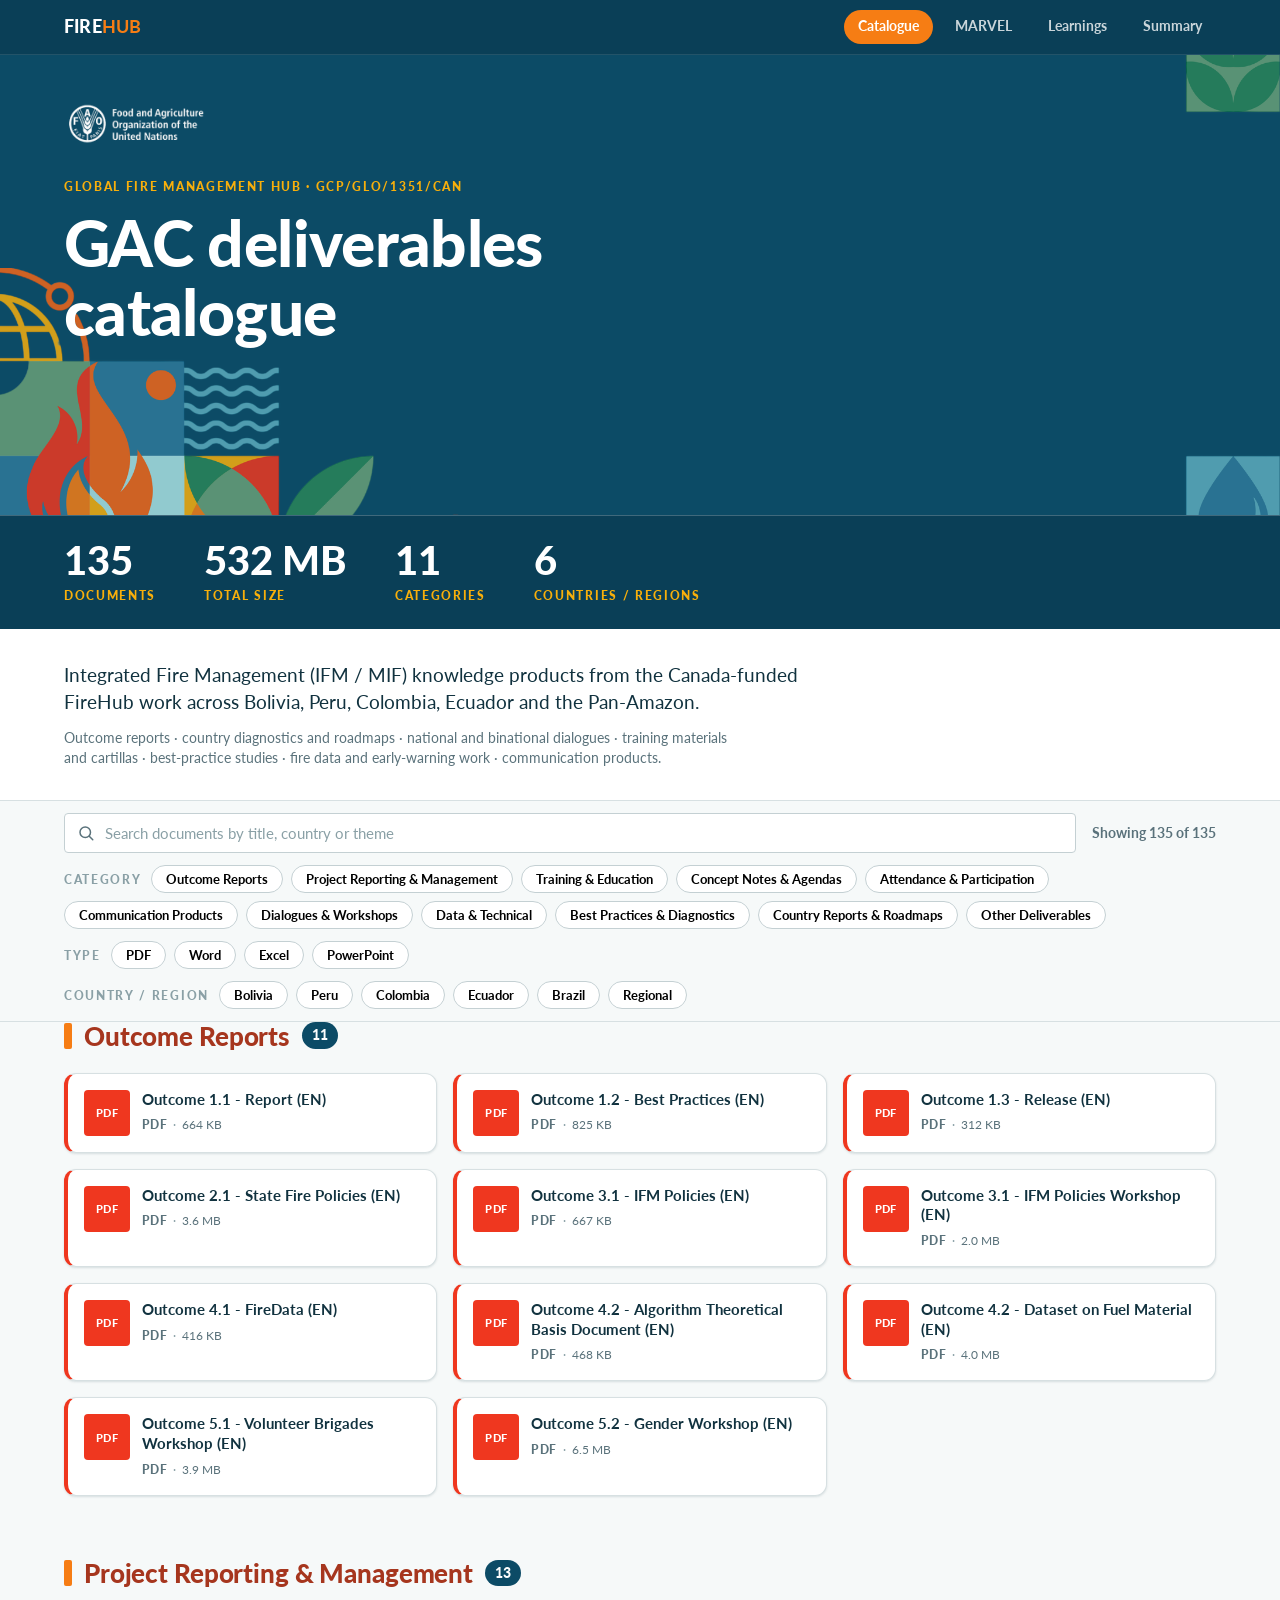
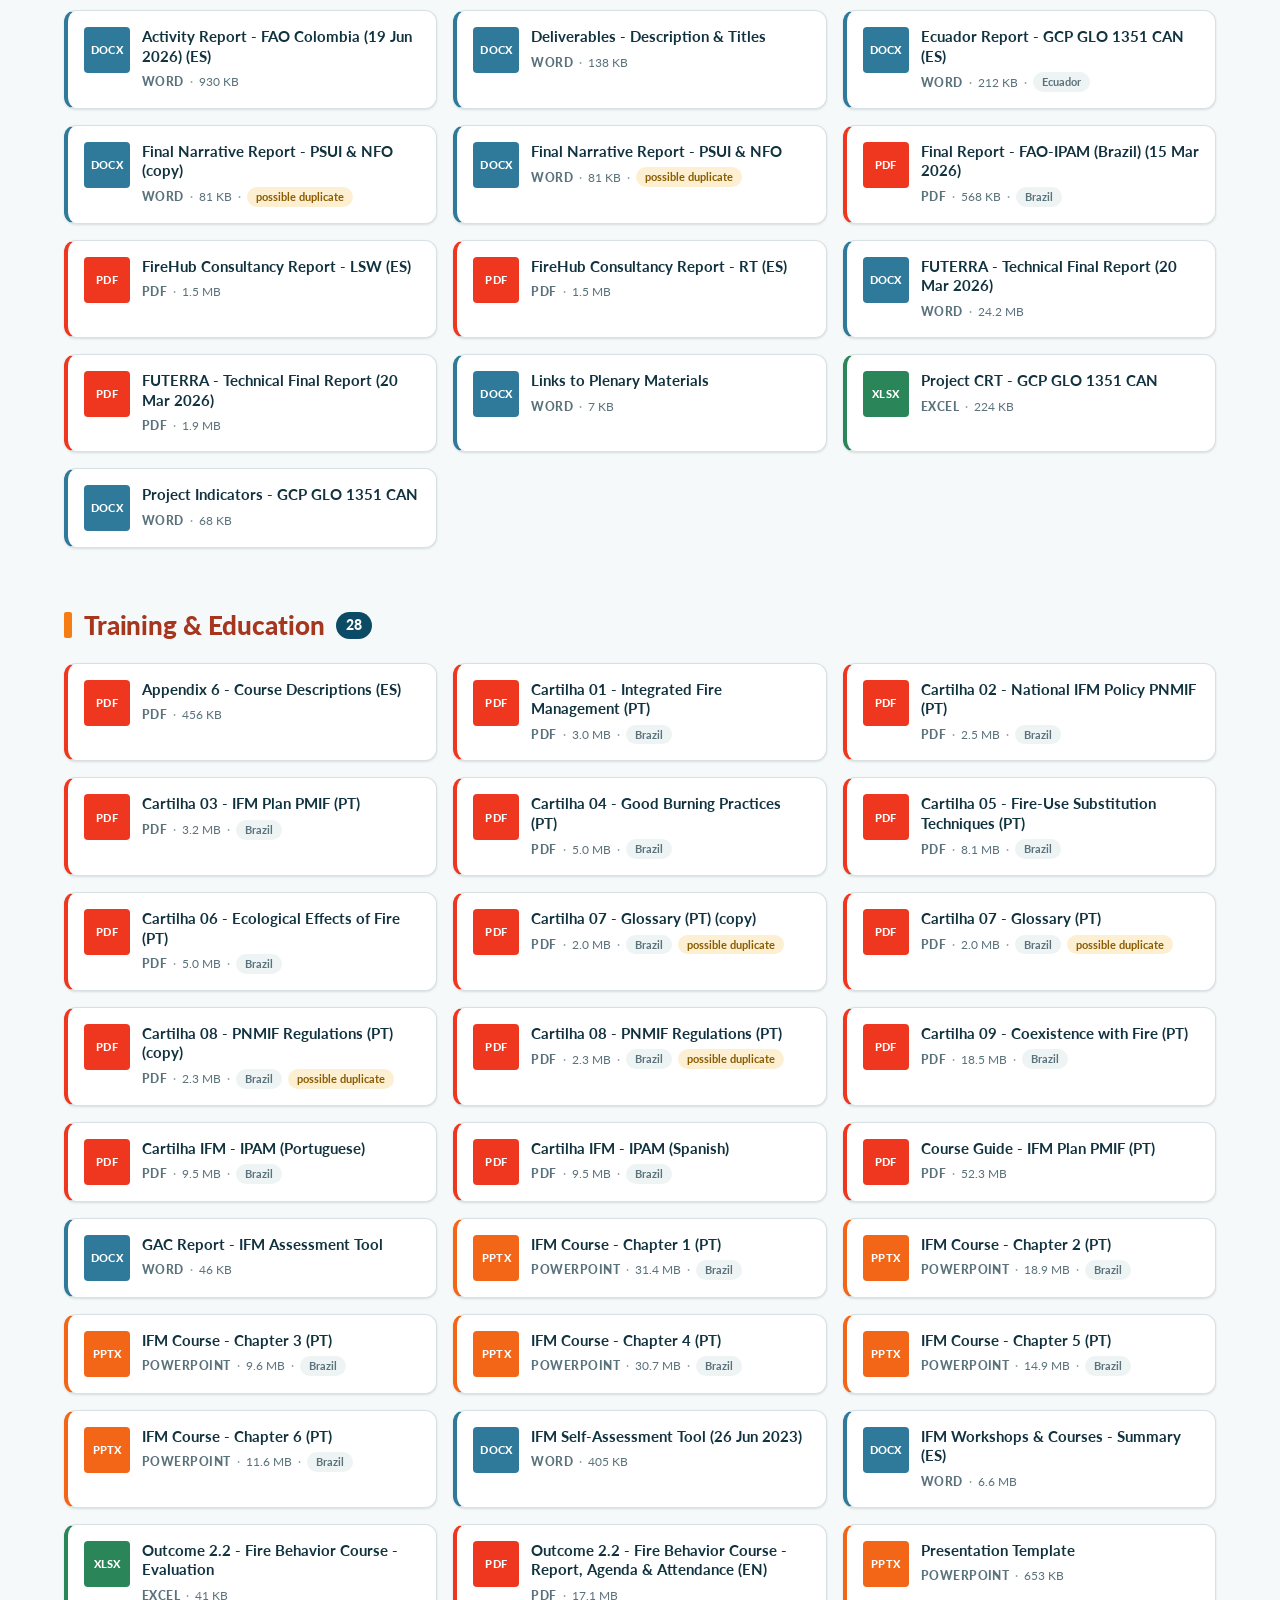
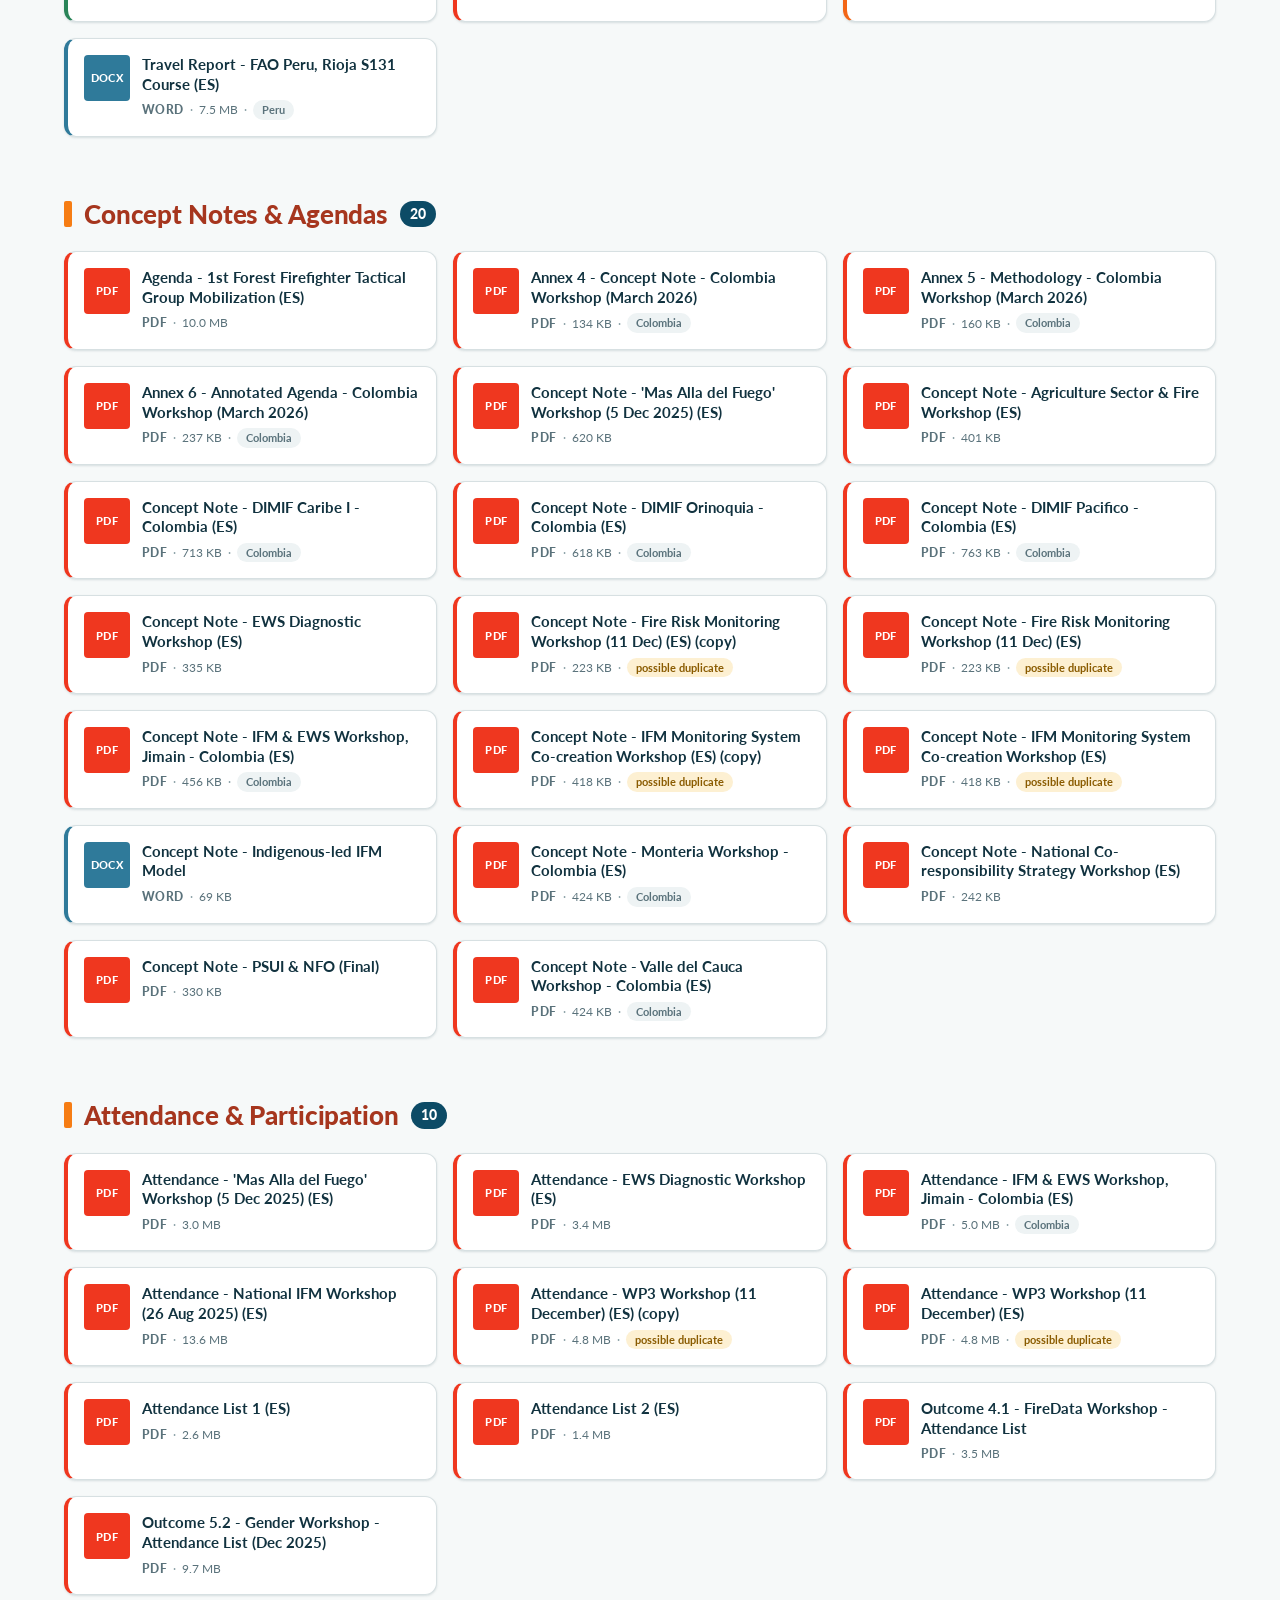
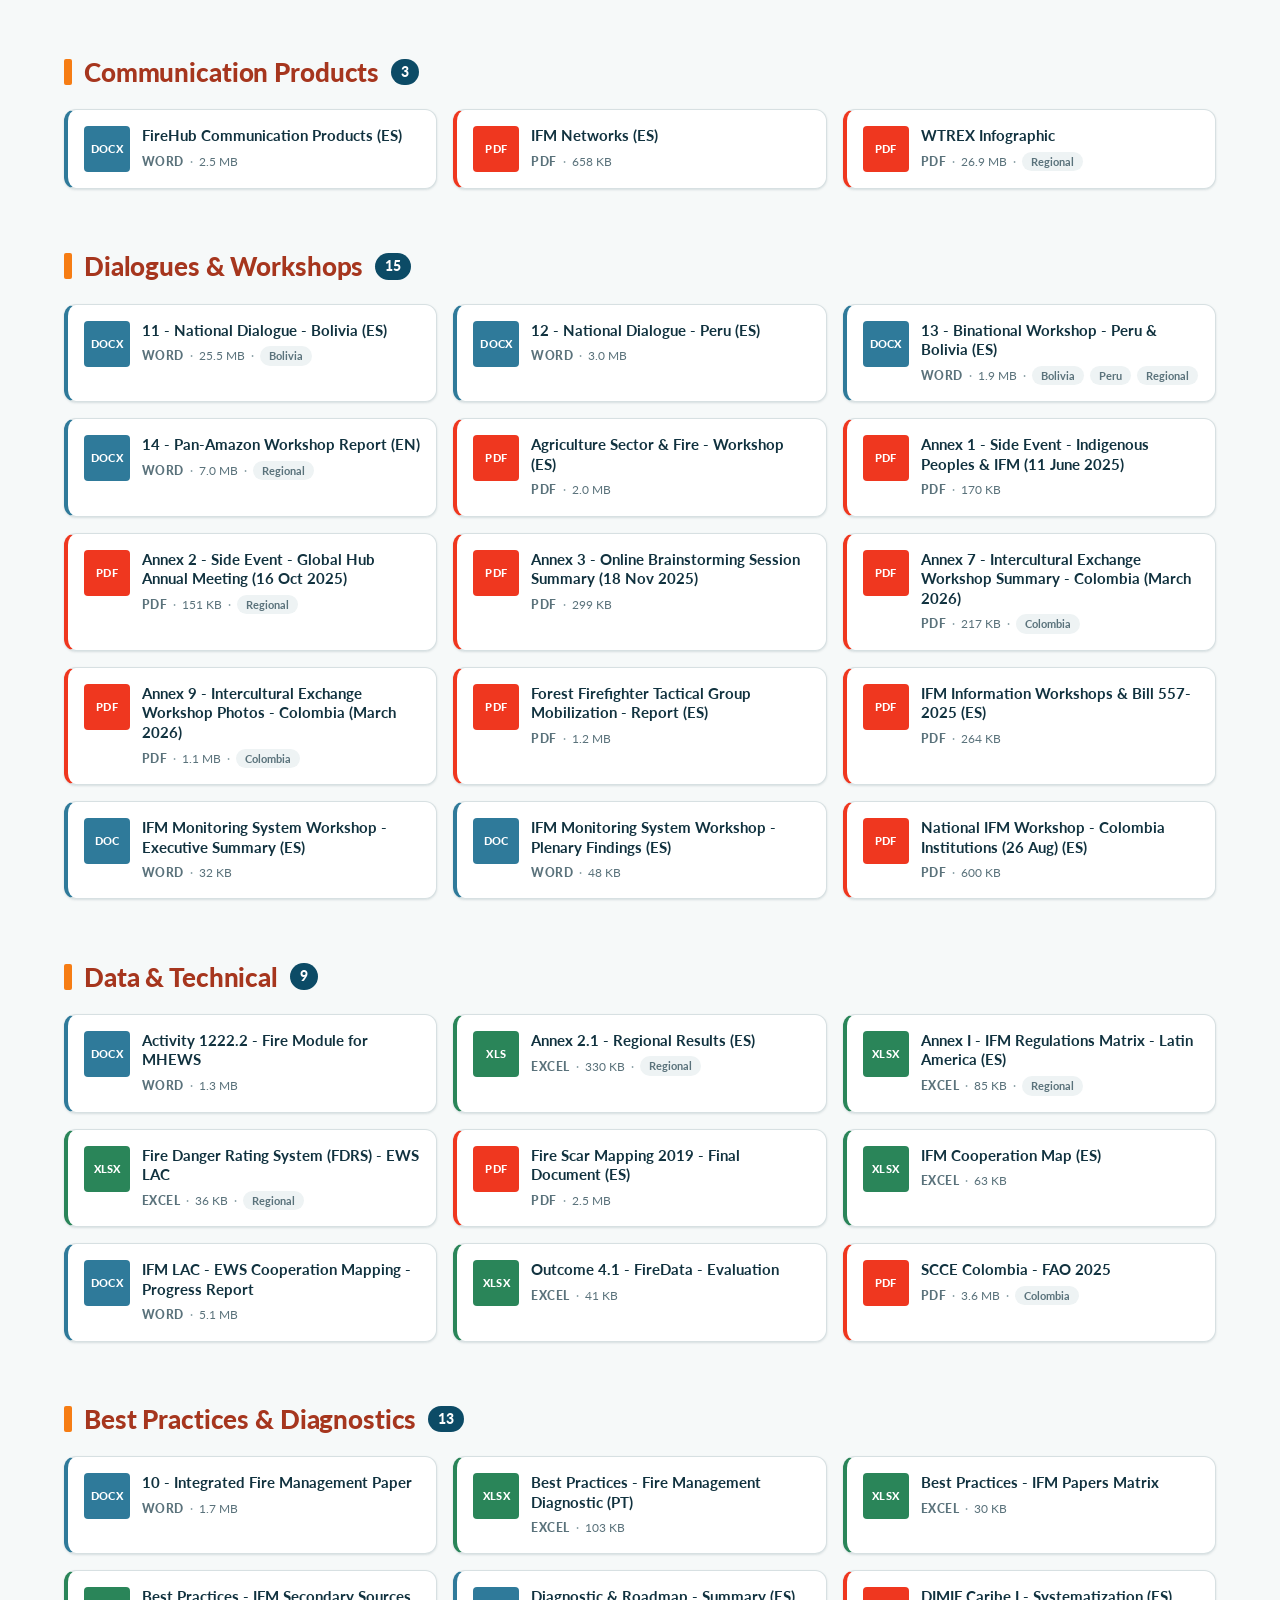
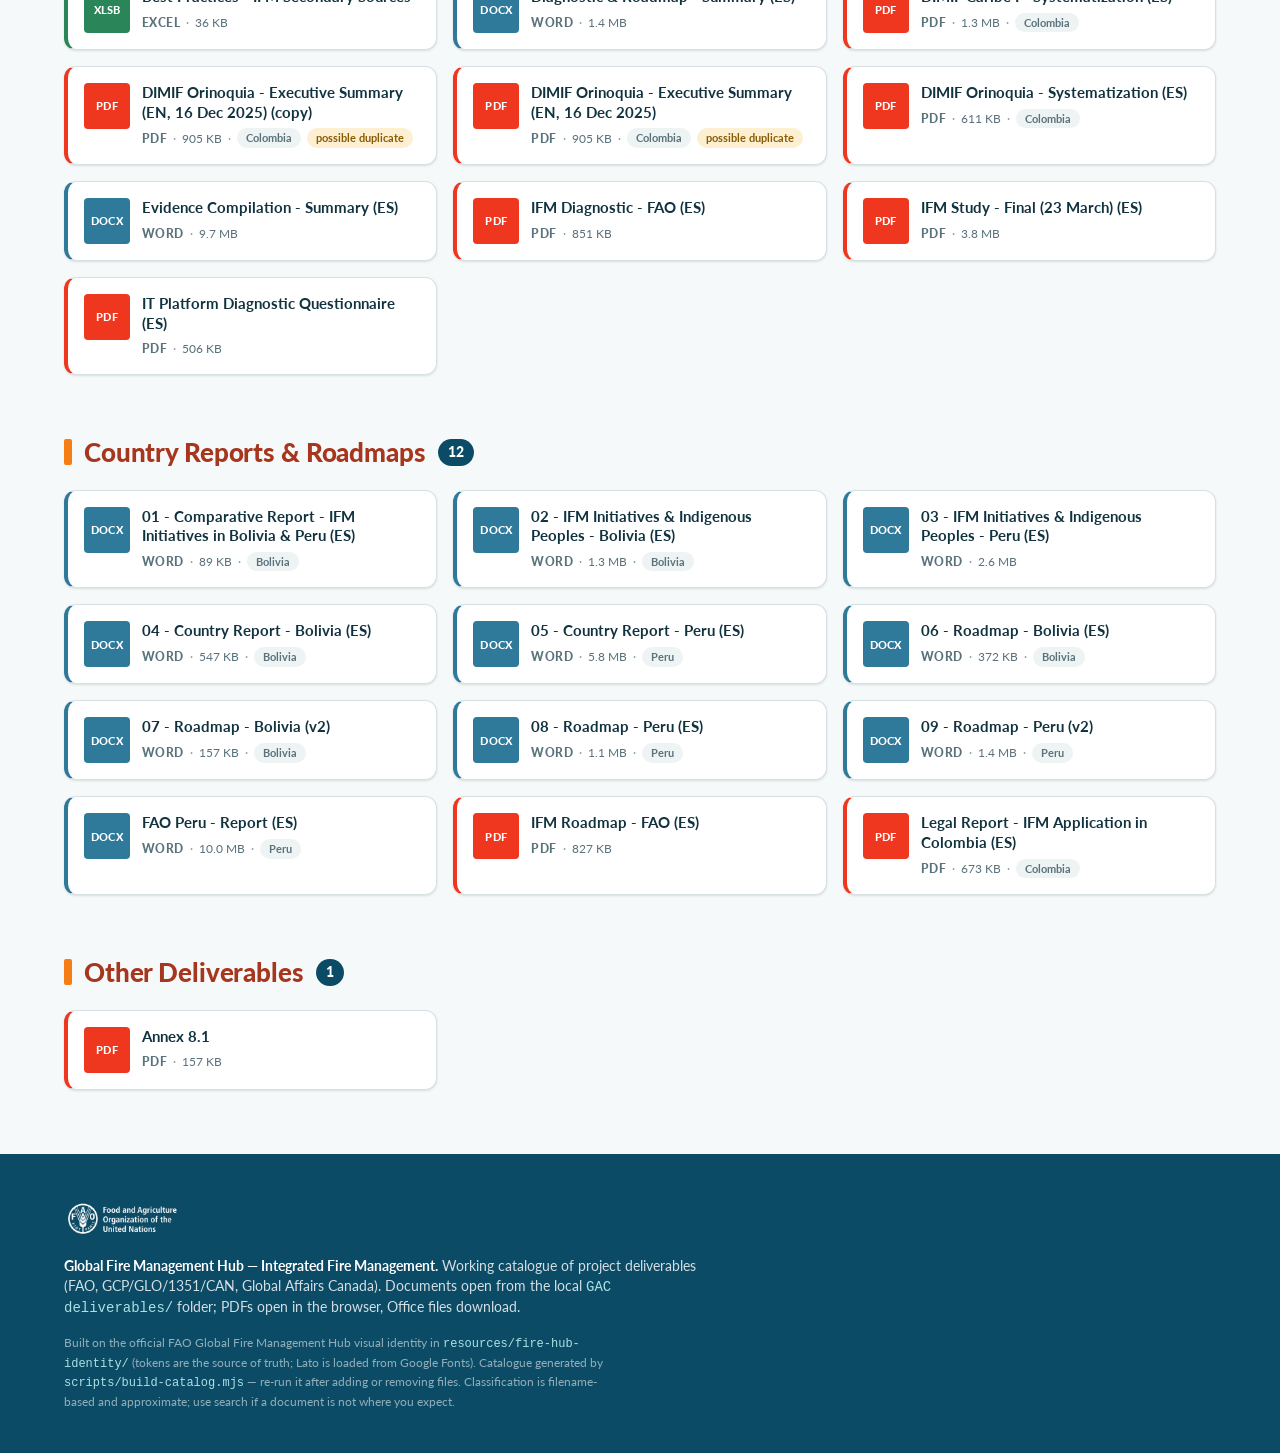
<file: index.html>
<!DOCTYPE html>
<html lang="en">
<head>
<meta charset="utf-8">
<meta name="viewport" content="width=device-width, initial-scale=1">
<title>FireHub — GAC deliverables catalogue</title>
<meta name="description" content="Catalogue of FAO Global Fire Management Hub deliverables — the GAC-funded Integrated Fire Management work across Bolivia, Peru, Colombia, Ecuador and the Pan-Amazon.">
<!-- Official FAO Global Fire Management Hub identity: fonts, tokens, base, components -->
<link rel="stylesheet" href="resources/fire-hub-identity/css/styles.css">
<link rel="stylesheet" href="css/firehub.css">
<link rel="icon" href="data:image/svg+xml,%3Csvg xmlns='http://www.w3.org/2000/svg' viewBox='0 0 24 24'%3E%3Crect width='24' height='24' rx='3' fill='%230c4b66'/%3E%3Cpath fill='%23f67d14' d='M12 4.2c.9 3.5-2.6 4.4-2.6 7.8a2.6 2.6 0 0 0 5.2 0c0-.9-.4-1.7-.9-2.6 1.8.8 3.5 2.6 3.5 5.2a5.2 5.2 0 0 1-10.4 0c0-3.8 4.3-5.4 5.2-10.4Z'/%3E%3C/svg%3E">
</head>
<body>

<div class="topnav">
  <div class="page">
    <a class="wordmark" href="index.html">Fire<b>Hub</b></a>
    <nav>
      <a class="active" href="index.html">Catalogue</a>
      <a href="marvel.html">MARVEL</a>
      <a href="learnings.html">Learnings</a>
      <a href="executive-summary.html">Summary</a>
    </nav>
  </div>
</div>

<header class="masthead">
  <div class="hero">
    <div class="page">
      <img class="fao-logo" src="resources/fire-hub-identity/assets/identity/fao-logo-white.png"
           alt="Food and Agriculture Organization of the United Nations">
      <p class="eyebrow">Global Fire Management Hub · GCP/GLO/1351/CAN</p>
      <h1>GAC deliverables catalogue</h1>
    </div>
  </div>
  <div class="kpis"><div class="page" id="kpis"></div></div>
</header>

<section class="intro">
  <div class="page">
    <p class="subtitle">Integrated Fire Management (IFM / MIF) knowledge products from the Canada-funded FireHub work across Bolivia, Peru, Colombia, Ecuador and the Pan-Amazon.</p>
    <p class="lede">Outcome reports · country diagnostics and roadmaps · national and binational dialogues · training materials and cartillas · best-practice studies · fire data and early-warning work · communication products.</p>
  </div>
</section>

<div class="toolbar">
  <div class="page">
    <div class="searchwrap">
      <label class="search">
        <svg viewBox="0 0 24 24" fill="none" stroke="currentColor" stroke-width="2" stroke-linecap="round"><circle cx="11" cy="11" r="7"/><path d="m21 21-4.3-4.3"/></svg>
        <input id="q" type="search" placeholder="Search documents by title, country or theme" autocomplete="off" spellcheck="false">
      </label>
      <button type="button" class="filtertoggle" id="filterToggle" aria-expanded="false" aria-controls="filterPanel">
        <svg viewBox="0 0 24 24" fill="none" stroke="currentColor" stroke-width="2" stroke-linecap="round"><path d="M3 5h18M6 12h12M10 19h4"/></svg>
        <span>Filters</span><span class="fcount" id="filterCount" hidden></span>
      </button>
      <button type="button" class="reset" id="reset" hidden>Clear all</button>
      <span class="count-readout" id="readout"></span>
    </div>
    <div class="filters" id="filterPanel">
      <div class="chips" id="categoryChips"><span class="lbl">Category</span></div>
      <div class="chips" id="typeChips"><span class="lbl">Type</span></div>
      <div class="chips" id="countryChips"><span class="lbl">Country / region</span></div>
    </div>
  </div>
</div>

<main class="page" id="catalog"></main>

<footer>
  <div class="page">
    <img class="fao-logo" src="resources/fire-hub-identity/assets/identity/fao-logo-white.png"
         alt="Food and Agriculture Organization of the United Nations">
    <p><strong>Global Fire Management Hub — Integrated Fire Management.</strong>
      Working catalogue of project deliverables (FAO, GCP/GLO/1351/CAN, Global Affairs Canada).
      Documents open from the local <code>GAC deliverables/</code> folder; PDFs open in the browser, Office files download.</p>
    <p class="note">
      Built on the official FAO Global Fire Management Hub visual identity in
      <code>resources/fire-hub-identity/</code> (tokens are the source of truth; Lato is loaded from Google Fonts).
      Catalogue generated by <code>scripts/build-catalog.mjs</code> — re-run it after adding or removing files.
      Classification is filename-based and approximate; use search if a document is not where you expect.
    </p>
  </div>
</footer>

<script src="catalog-data.js"></script>
<script>
(function () {
  const DATA = window.FIREHUB_CATALOG;
  if (!DATA) { document.getElementById('catalog').innerHTML = '<p class="empty">catalog-data.js not found — run <code>node scripts/build-catalog.mjs</code>.</p>'; return; }

  // ---- helpers -------------------------------------------------------------
  const norm = (s) => s.normalize('NFD').replace(/\p{Diacritic}/gu, '').toLowerCase();
  const fmtSize = (b) => b >= 1048576 ? (b / 1048576).toFixed(1) + ' MB' : Math.max(1, Math.round(b / 1024)) + ' KB';
  const stripExt = (n) => n.replace(/\.[^.]+$/, '');
  const href = (n) => encodeURI(DATA.sourceDir + '/' + n);
  const opensInBrowser = (t) => t === 'PDF';

  // duplicate detection: same name ignoring a trailing " (copy)" / " (1)" / " (2)"
  const baseKey = (n) => norm(n.replace(/\s*\((?:copy|\d+)\)(?=\.[^.]+$)/, ''));
  const keyCount = {};
  for (const f of DATA.files) keyCount[baseKey(f.name)] = (keyCount[baseKey(f.name)] || 0) + 1;
  for (const f of DATA.files) { f._dup = keyCount[baseKey(f.name)] > 1; f._search = norm(f.name + ' ' + f.category + ' ' + f.countries.join(' ')); }

  // ---- KPIs ----------------------------------------------------------------
  const cats = DATA.categoryOrder.filter((c) => DATA.files.some((f) => f.category === c));
  const countrySet = [...new Set(DATA.files.flatMap((f) => f.countries))];
  const kpiData = [
    [DATA.count, 'Documents'],
    [(DATA.totalBytes / 1048576).toFixed(0) + ' MB', 'Total size'],
    [cats.length, 'Categories'],
    [countrySet.length, 'Countries / regions'],
  ];
  document.getElementById('kpis').innerHTML = kpiData.map(([b, s]) => `<div class="kpi"><b>${b}</b><span>${s}</span></div>`).join('');

  // ---- filter chips --------------------------------------------------------
  const state = { q: '', categories: new Set(), types: new Set(), countries: new Set() };
  const types = ['PDF', 'Word', 'Excel', 'PowerPoint', 'File'].filter((t) => DATA.files.some((f) => f.type === t));
  const COUNTRY_ORDER = ['Bolivia', 'Peru', 'Colombia', 'Ecuador', 'Brazil', 'Regional'].filter((c) => countrySet.includes(c));

  function mkChip(container, label, onToggle) {
    const el = document.createElement('button');
    el.className = 'chip';
    el.type = 'button';
    el.textContent = label;
    el.setAttribute('aria-pressed', 'false');
    el.addEventListener('click', () => { onToggle(el.getAttribute('aria-pressed') !== 'true'); render(); });
    container.appendChild(el);
  }
  const categoryWrap = document.getElementById('categoryChips');
  const typeWrap = document.getElementById('typeChips');
  const countryWrap = document.getElementById('countryChips');
  cats.forEach((c) => mkChip(categoryWrap, c, (on) => on ? state.categories.add(c) : state.categories.delete(c)));
  types.forEach((t) => mkChip(typeWrap, t, (on) => on ? state.types.add(t) : state.types.delete(t)));
  COUNTRY_ORDER.forEach((c) => mkChip(countryWrap, c, (on) => on ? state.countries.add(c) : state.countries.delete(c)));

  function syncChips() {
    [...categoryWrap.querySelectorAll('.chip')].forEach((el) => el.setAttribute('aria-pressed', state.categories.has(el.textContent) ? 'true' : 'false'));
    [...typeWrap.querySelectorAll('.chip')].forEach((el) => el.setAttribute('aria-pressed', state.types.has(el.textContent) ? 'true' : 'false'));
    [...countryWrap.querySelectorAll('.chip')].forEach((el) => el.setAttribute('aria-pressed', state.countries.has(el.textContent) ? 'true' : 'false'));
  }

  // ---- search input + reset ------------------------------------------------
  const qInput = document.getElementById('q');
  const resetBtn = document.getElementById('reset');
  qInput.addEventListener('input', (e) => { state.q = norm(e.target.value.trim()); render(); });
  resetBtn.addEventListener('click', () => {
    state.q = ''; state.categories.clear(); state.types.clear(); state.countries.clear();
    qInput.value = ''; render();
  });

  // ---- collapsible filters (mobile) ----------------------------------------
  const toolbar = document.querySelector('.toolbar');
  const filterToggle = document.getElementById('filterToggle');
  const filterCount = document.getElementById('filterCount');
  filterToggle.addEventListener('click', () => {
    const open = toolbar.classList.toggle('filters-open');
    filterToggle.setAttribute('aria-expanded', open ? 'true' : 'false');
  });

  // ---- render --------------------------------------------------------------
  const root = document.getElementById('catalog');
  const readout = document.getElementById('readout');

  function match(f) {
    if (state.categories.size && !state.categories.has(f.category)) return false;
    if (state.types.size && !state.types.has(f.type)) return false;
    if (state.countries.size && !f.countries.some((c) => state.countries.has(c))) return false;
    if (state.q && !state.q.split(/\s+/).every((w) => f._search.includes(w))) return false;
    return true;
  }

  function card(f) {
    const tags = [];
    f.countries.forEach((c) => tags.push(`<span class="tag">${c}</span>`));
    if (f._dup) tags.push('<span class="tag dup">possible duplicate</span>');
    const a = document.createElement('a');
    a.className = 'doc ' + f.type;
    a.href = href(f.name);
    if (opensInBrowser(f.type)) a.target = '_blank'; else a.setAttribute('download', f.name);
    a.innerHTML =
      `<div class="badge ${f.type}">${f.ext.toUpperCase()}</div>` +
      `<div class="meta"><div class="title">${stripExt(f.name)}</div>` +
      `<div class="sub"><span class="type">${f.type}</span><span class="dot">·</span><span>${fmtSize(f.sizeBytes)}</span>${tags.length ? '<span class="dot">·</span>' + tags.join('') : ''}</div></div>`;
    return a;
  }

  function render() {
    syncChips();
    root.innerHTML = '';
    let shown = 0;
    for (const cat of cats) {
      const files = DATA.files.filter((f) => f.category === cat && match(f));
      if (!files.length) continue;
      shown += files.length;
      const sec = document.createElement('section');
      sec.className = 'cat';
      sec.innerHTML = `<div class="cat-head"><span class="bar"></span><h2>${cat}</h2><span class="n">${files.length}</span></div>`;
      const grid = document.createElement('div');
      grid.className = 'grid';
      files.forEach((f) => grid.appendChild(card(f)));
      sec.appendChild(grid);
      root.appendChild(sec);
    }
    if (!shown) root.innerHTML = '<p class="empty">No documents match the current filters.</p>';
    readout.textContent = `Showing ${shown} of ${DATA.count}`;
    const active = state.q || state.categories.size || state.types.size || state.countries.size;
    resetBtn.hidden = !active;
    const nFilters = state.categories.size + state.types.size + state.countries.size;
    filterCount.textContent = nFilters;
    filterCount.hidden = nFilters === 0;
  }

  render();
})();
</script>
</body>
</html>
</file>
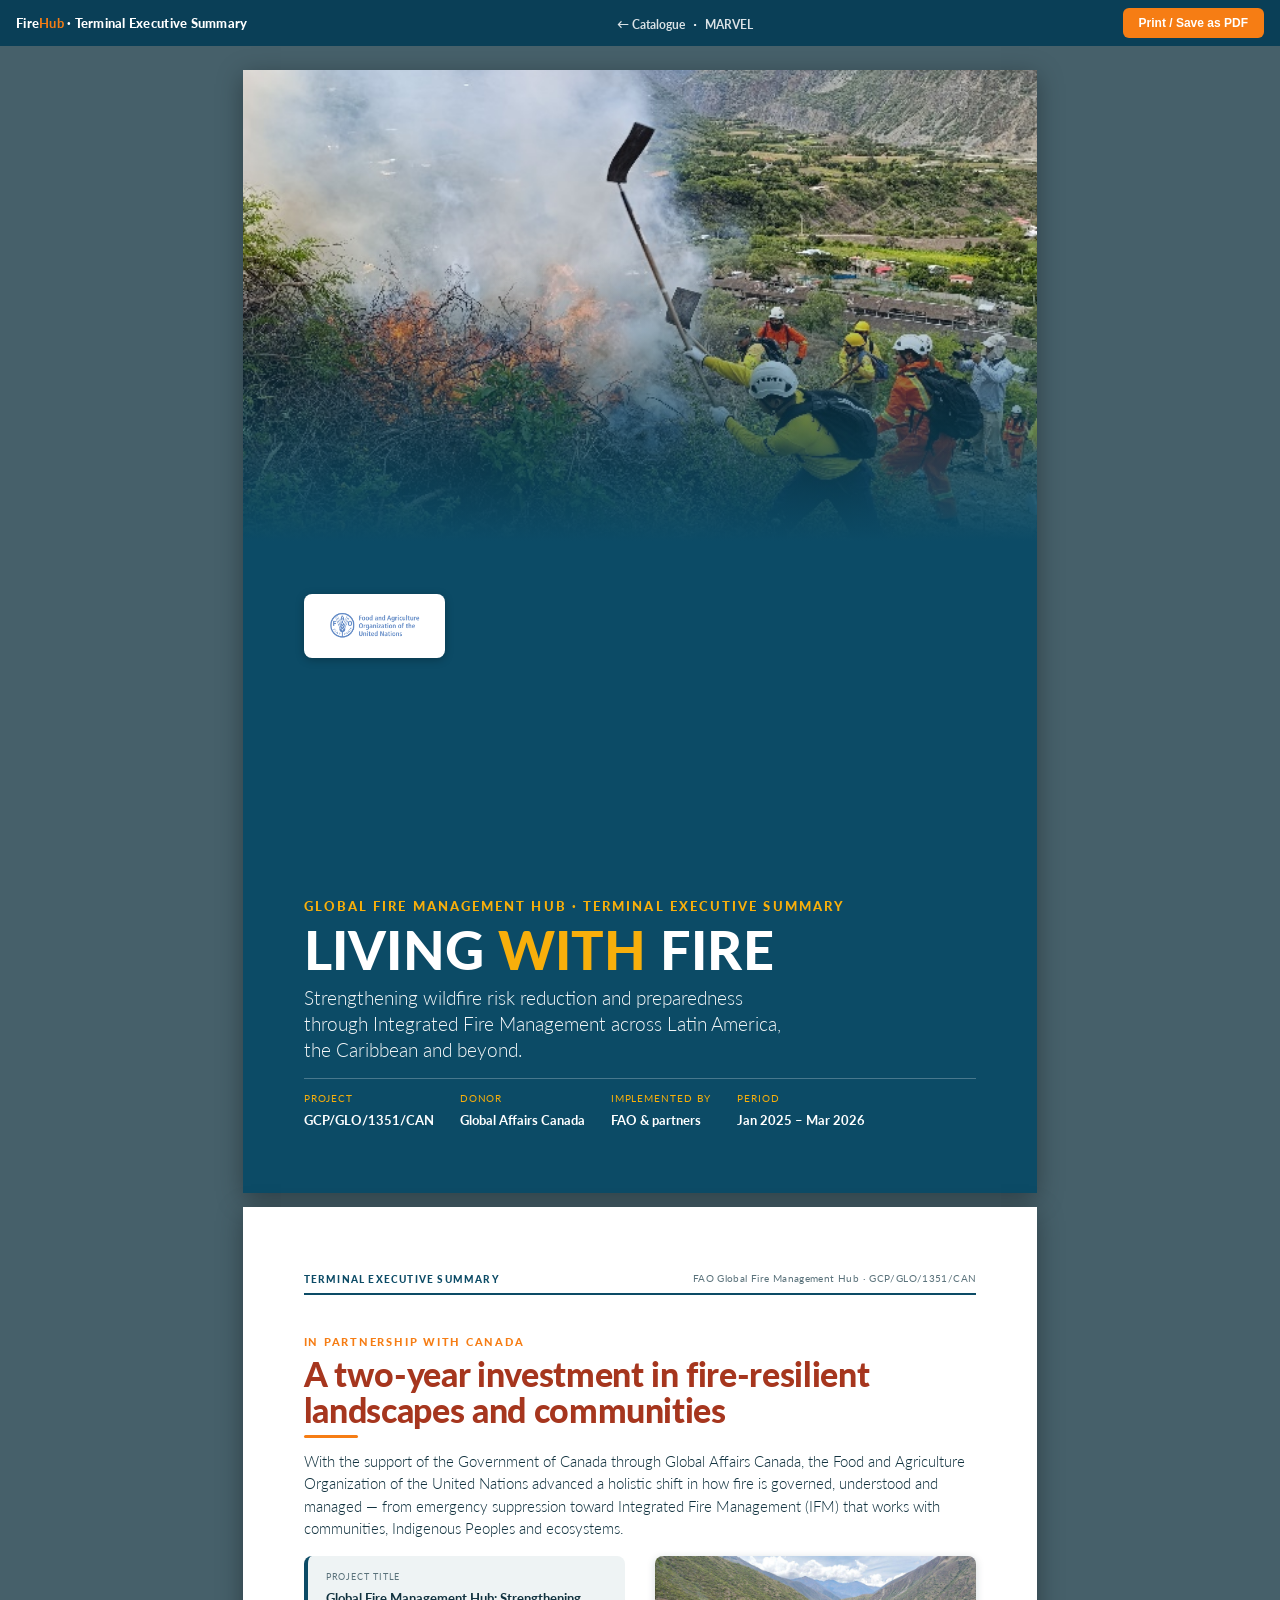
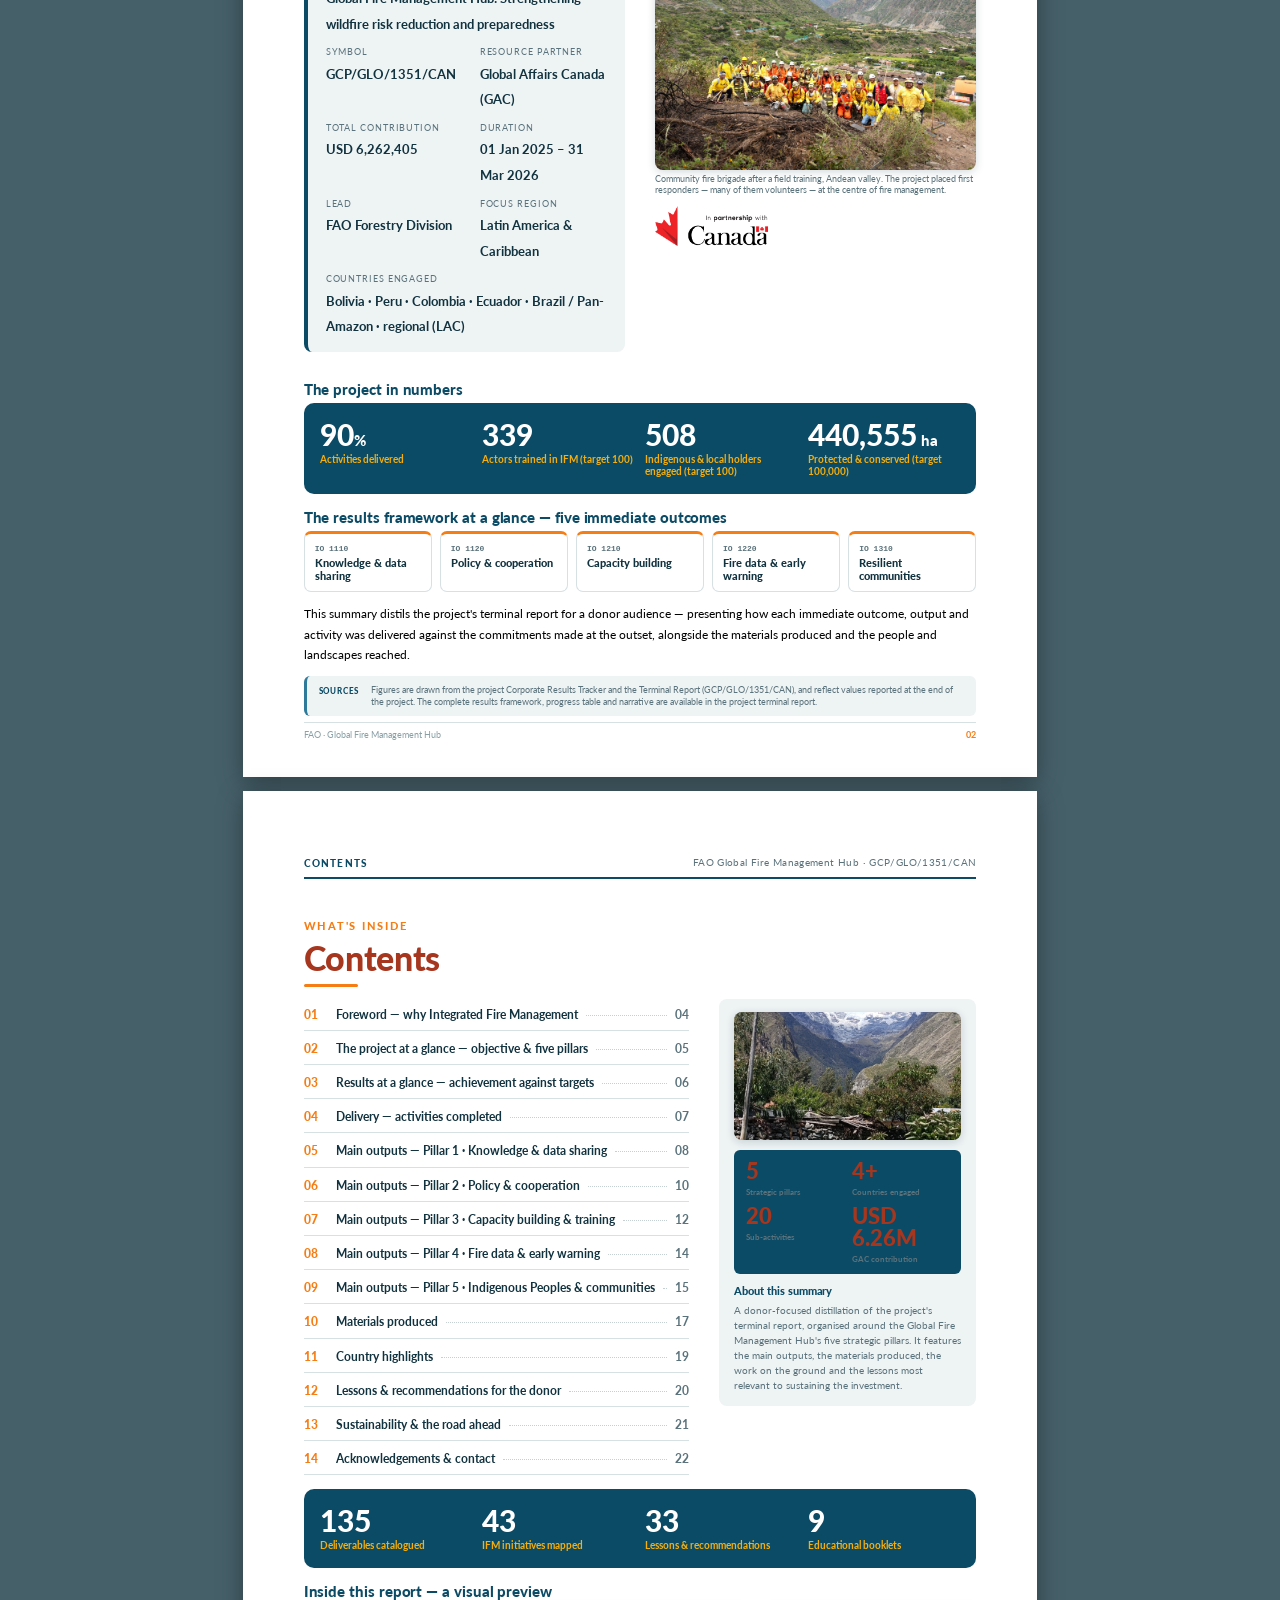
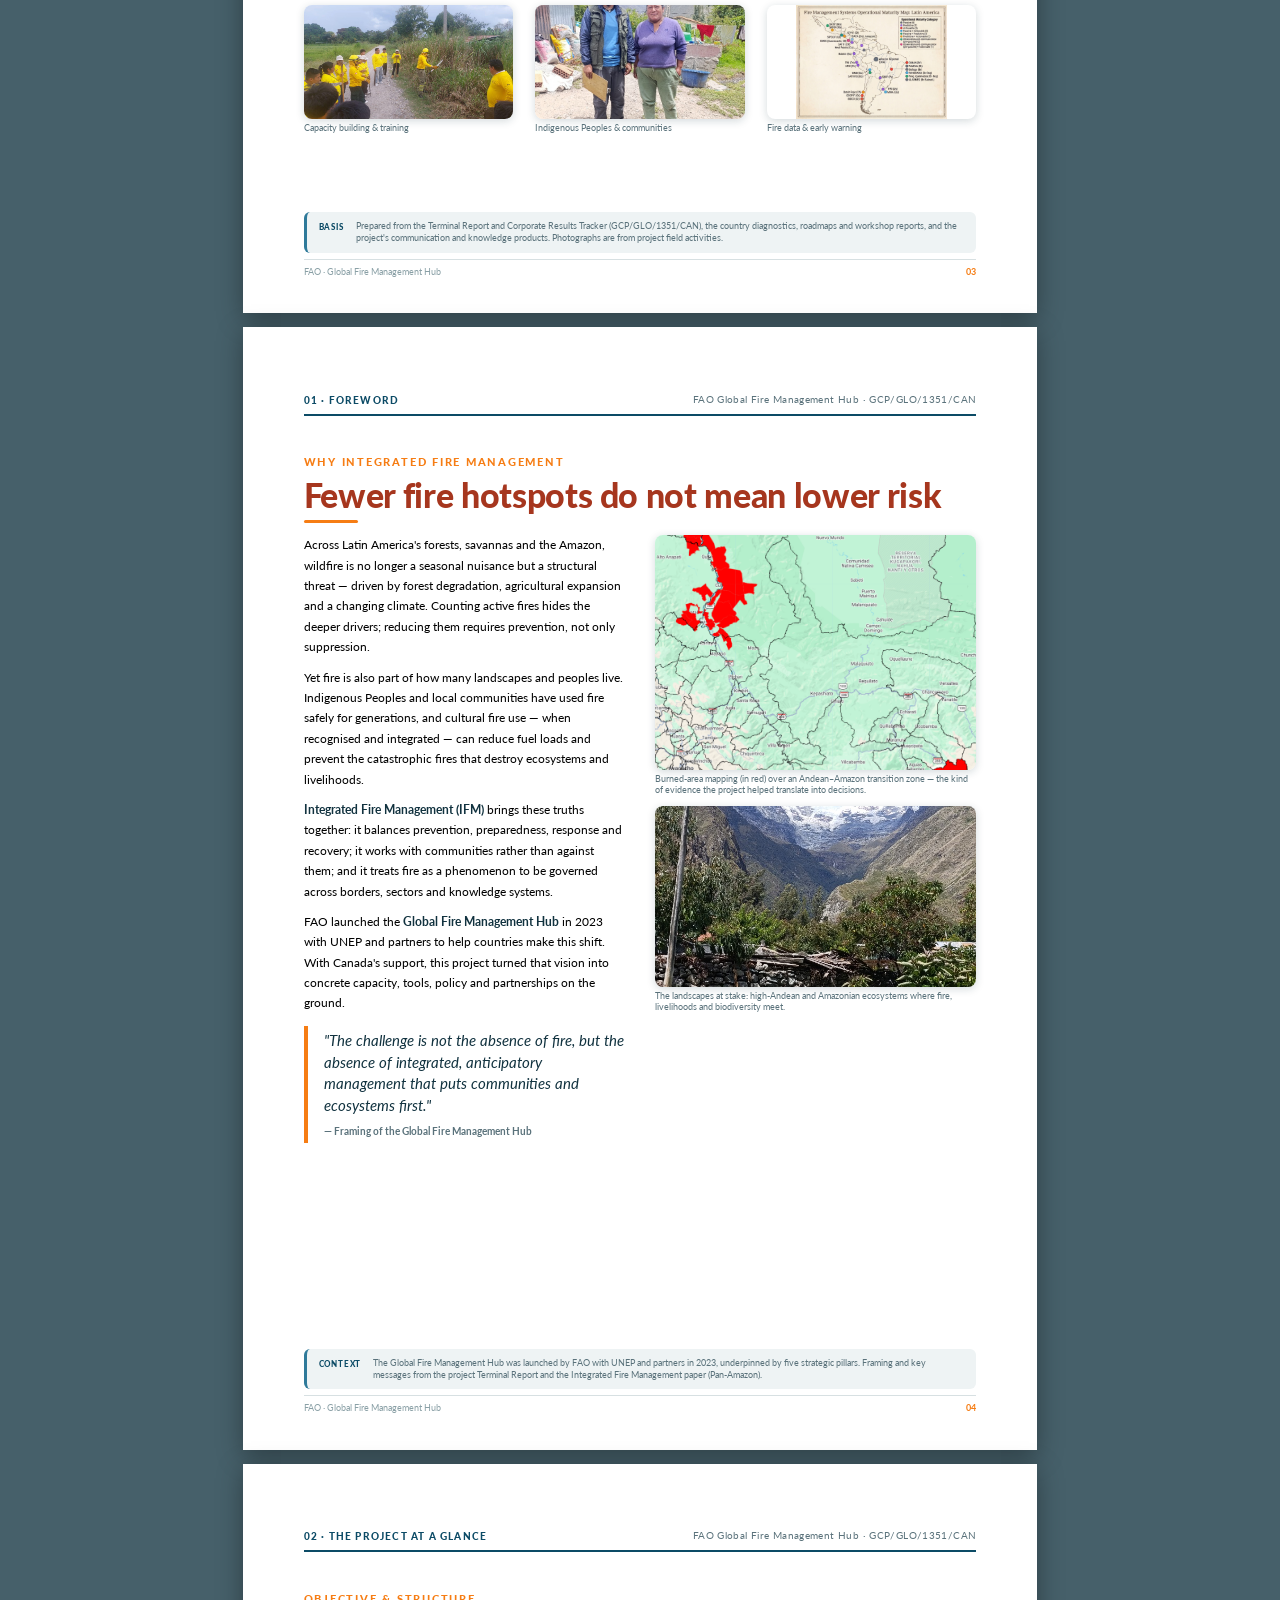
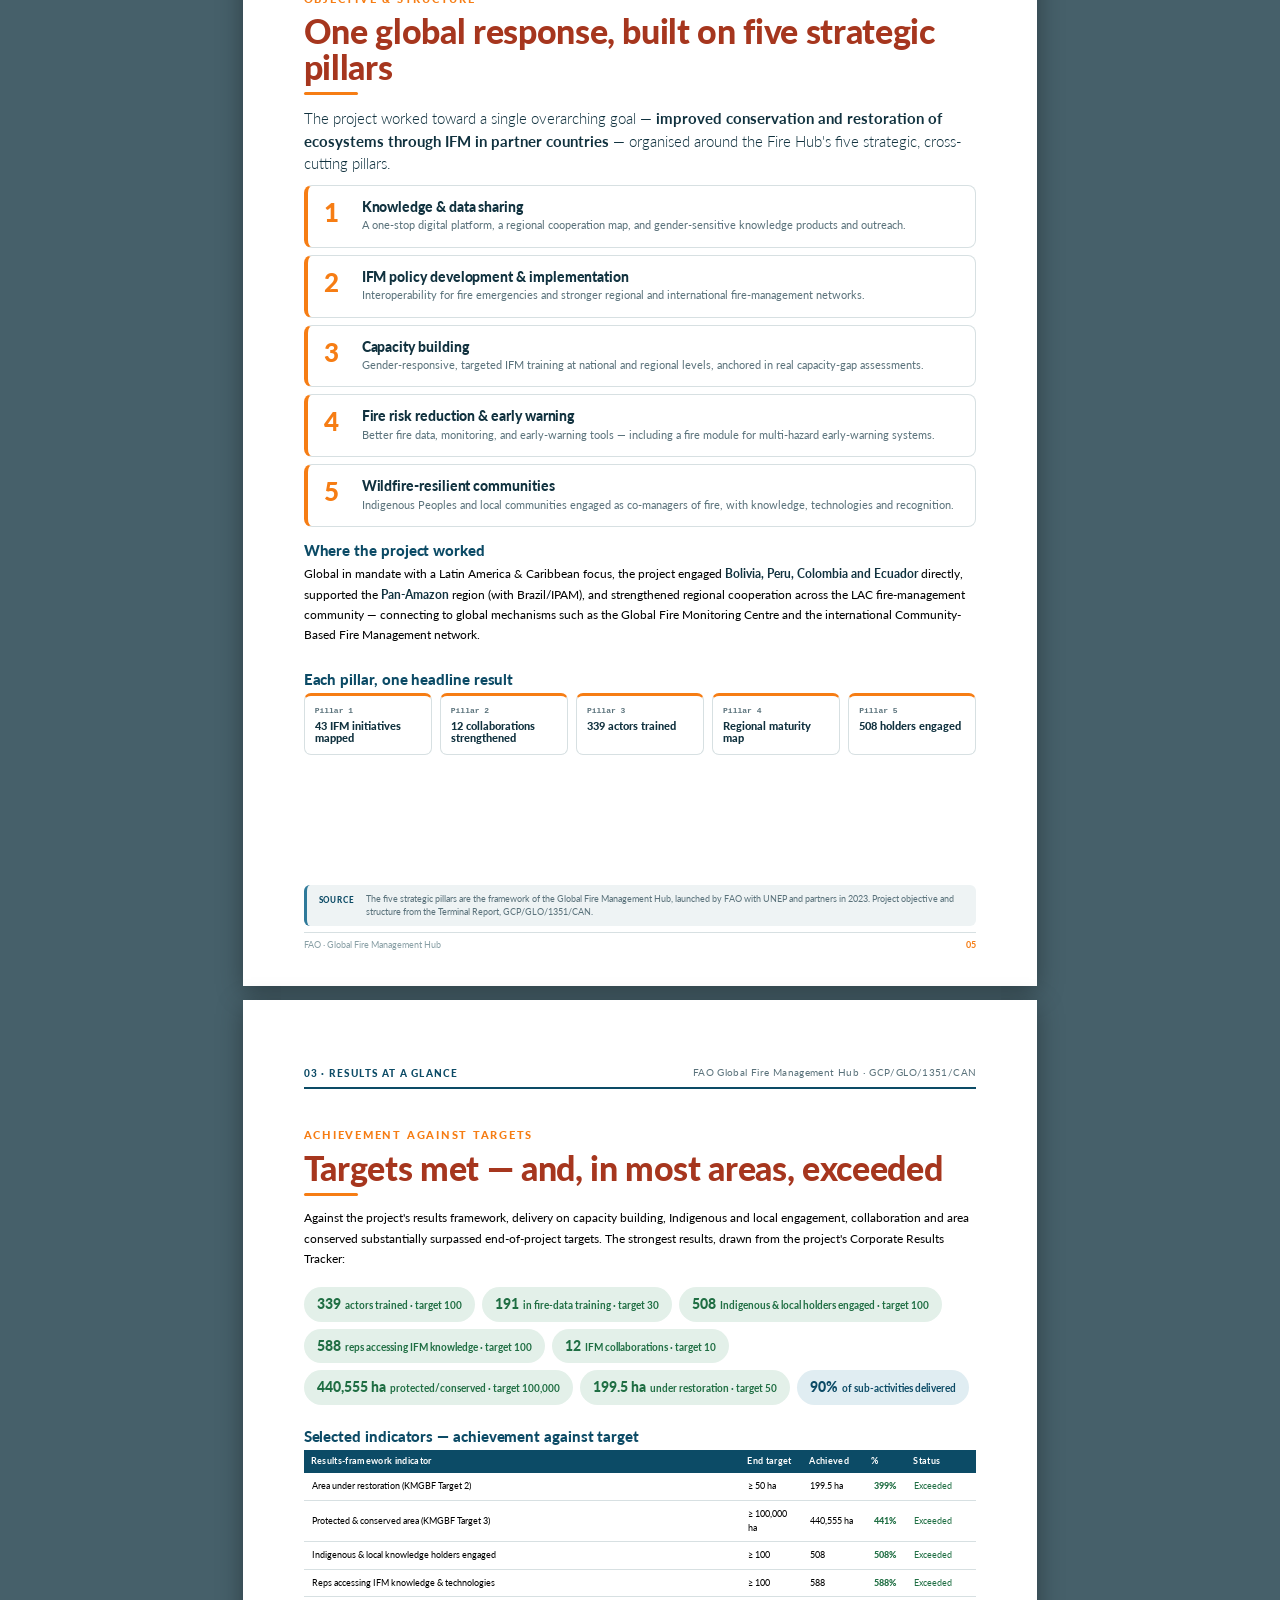
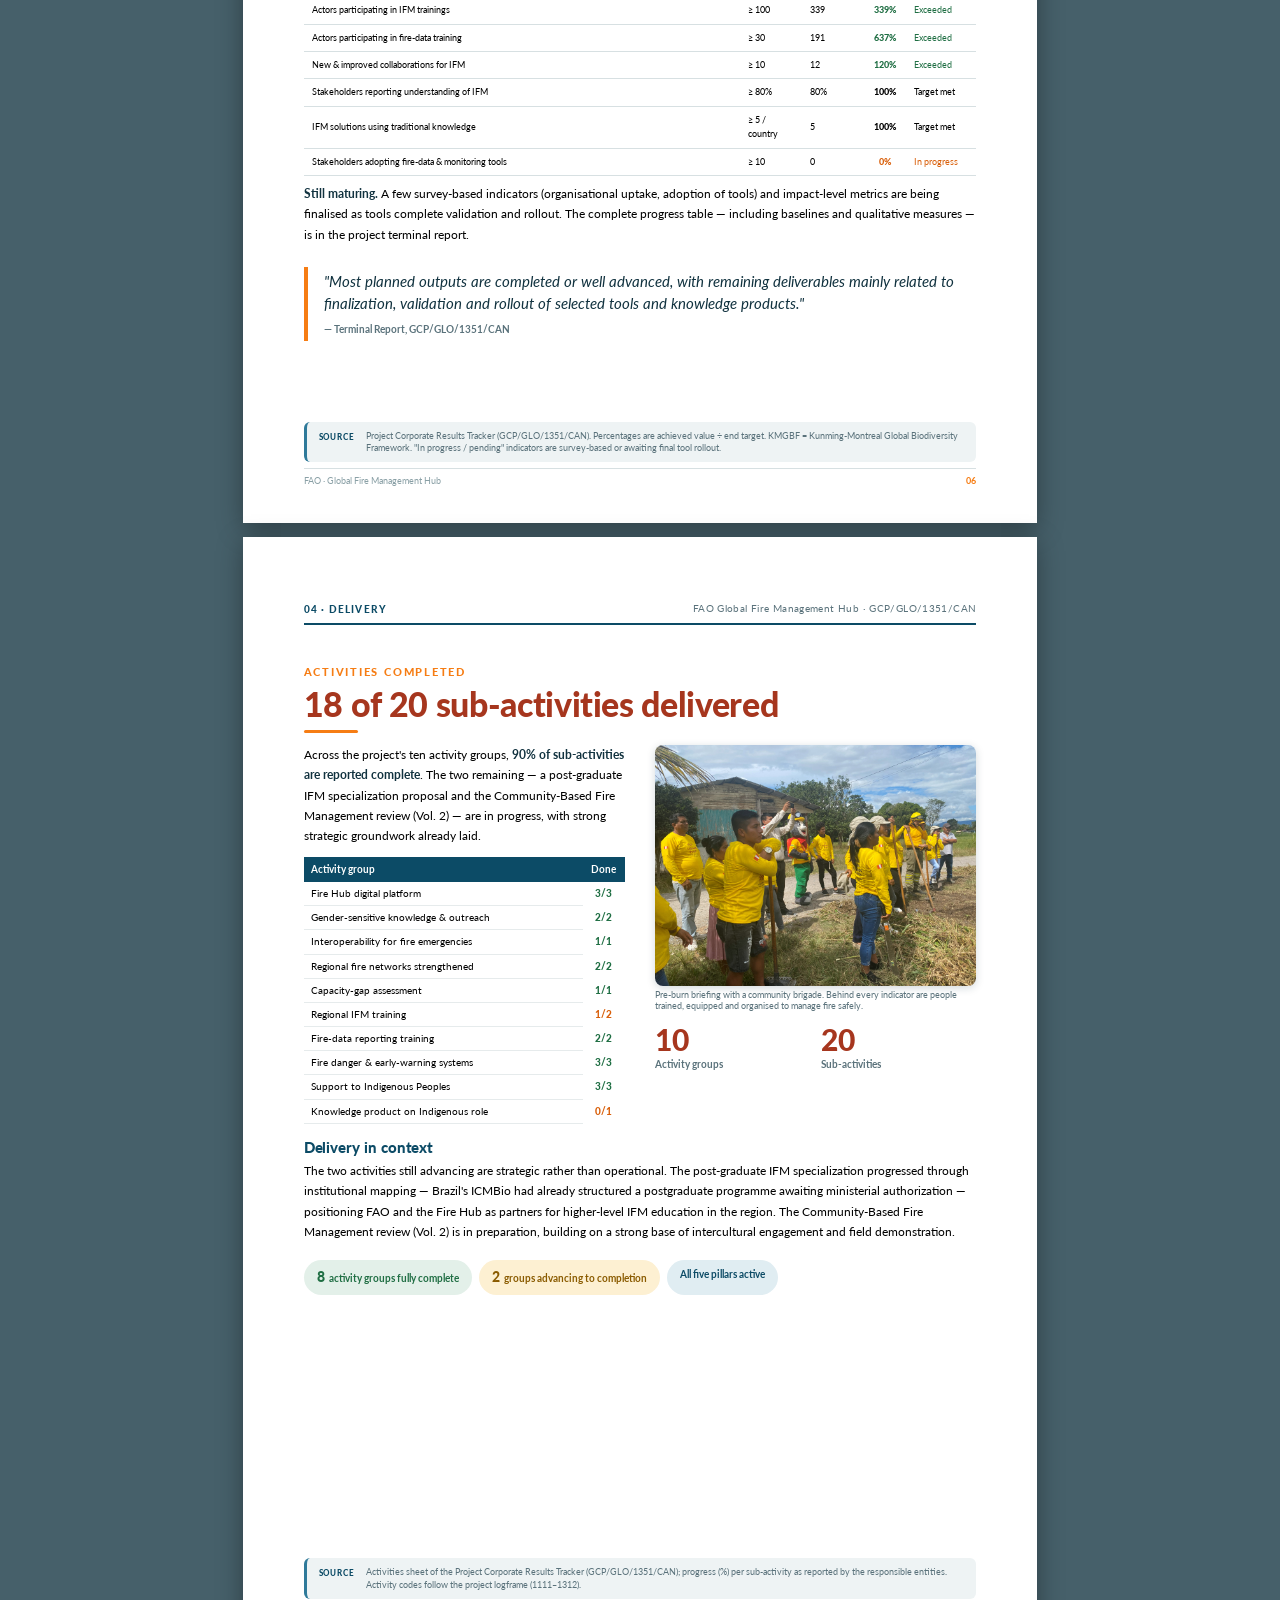
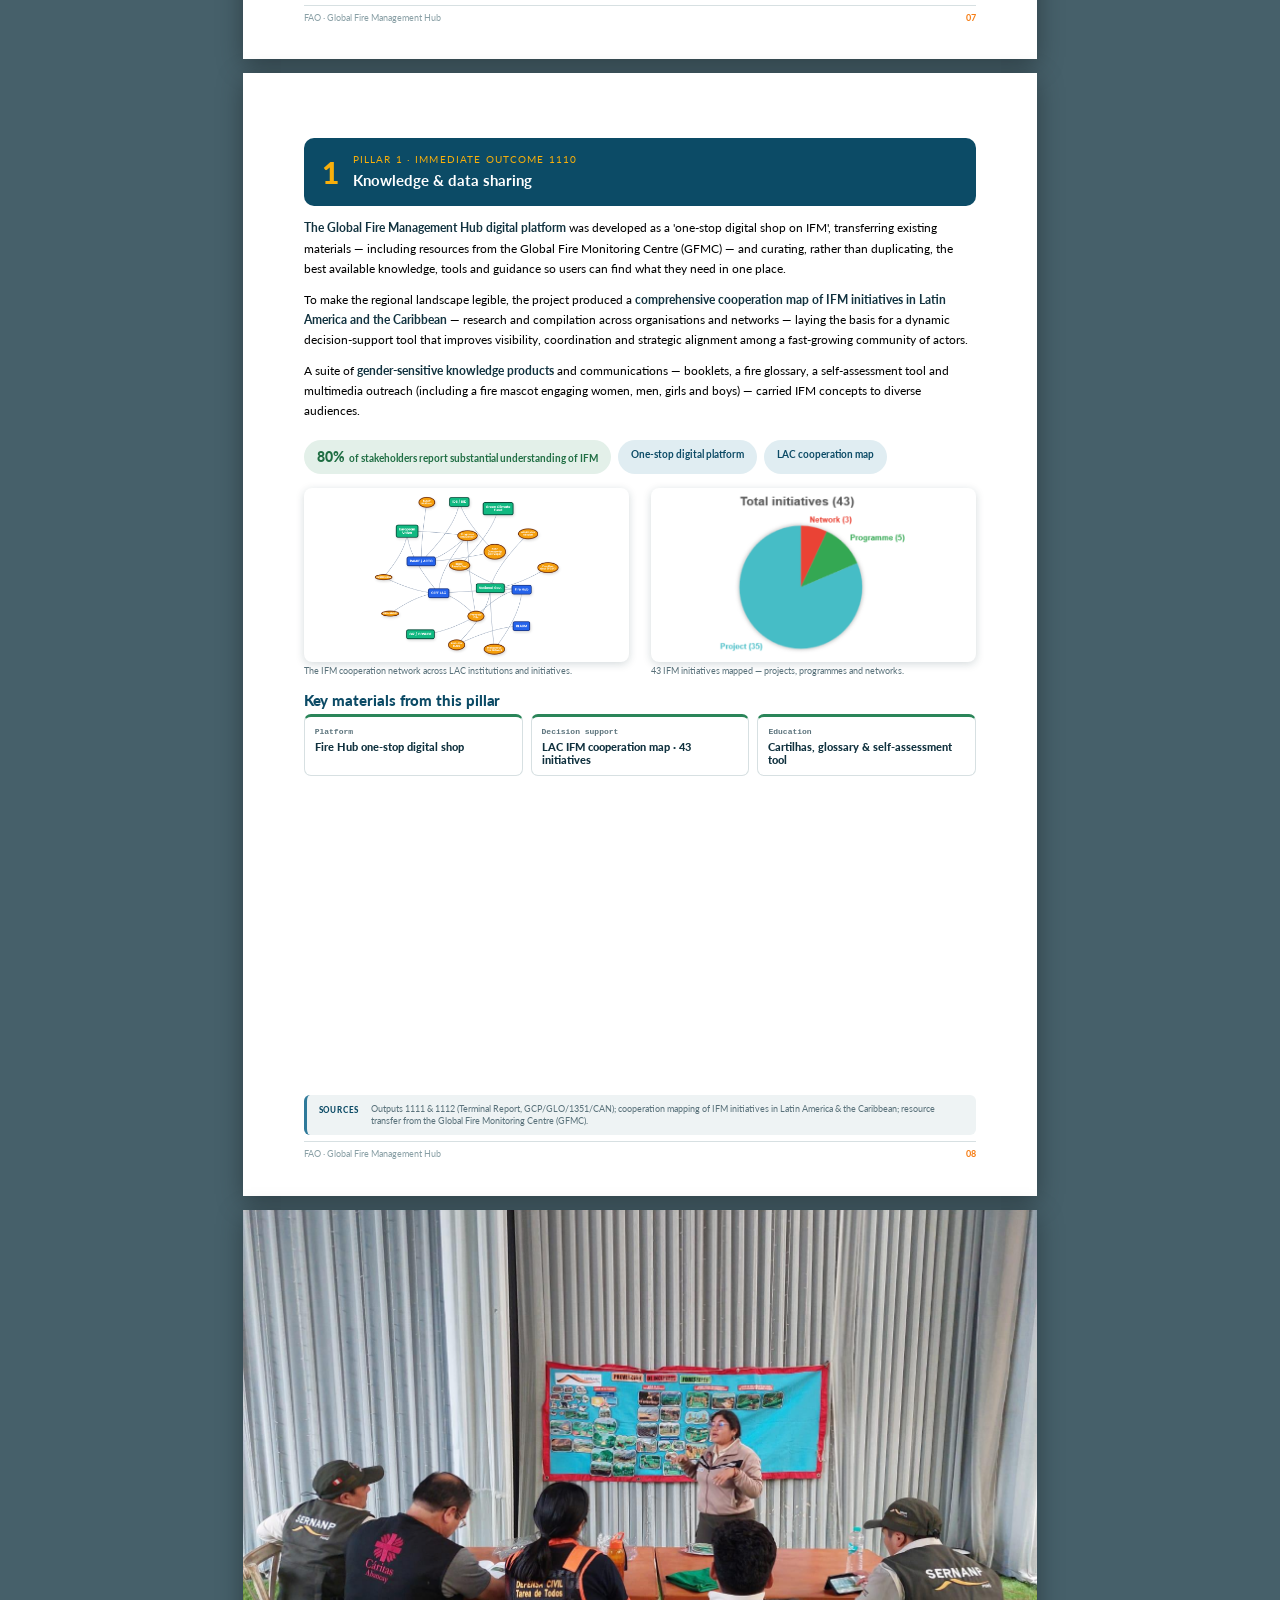
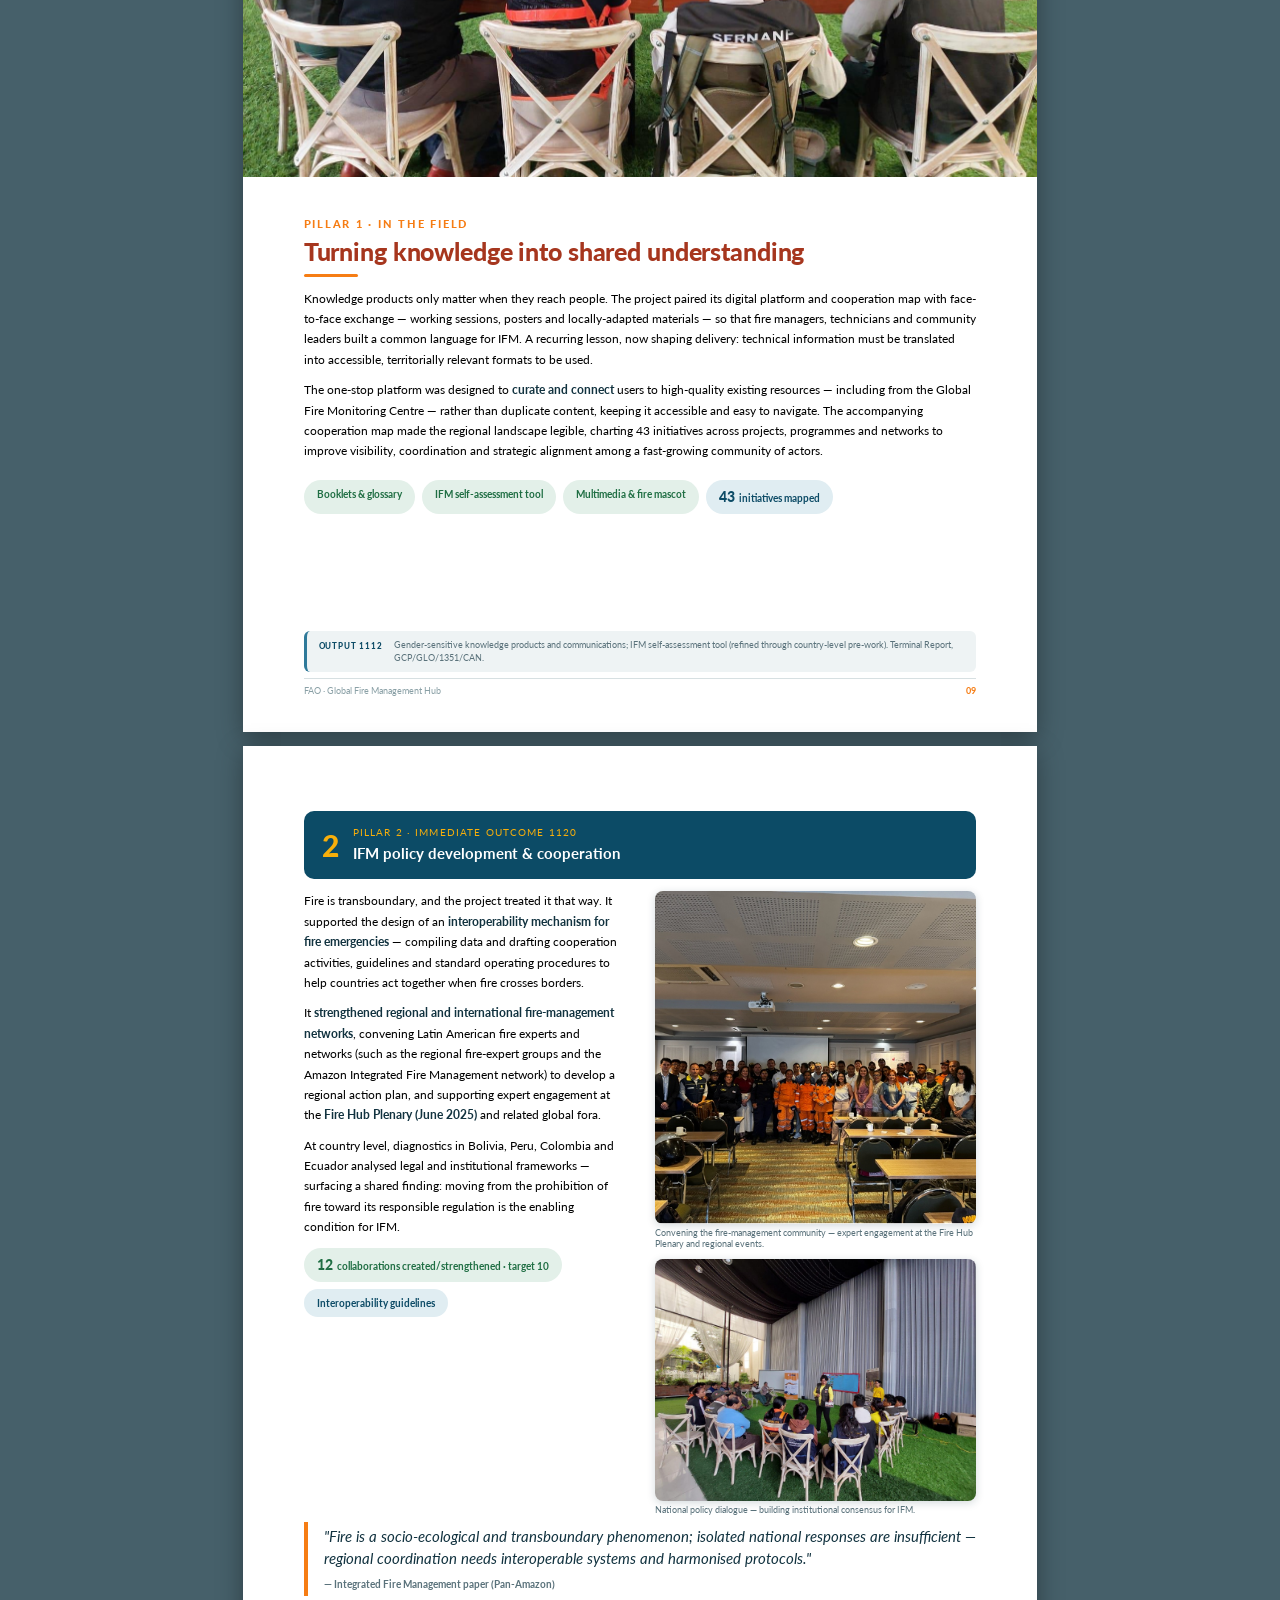
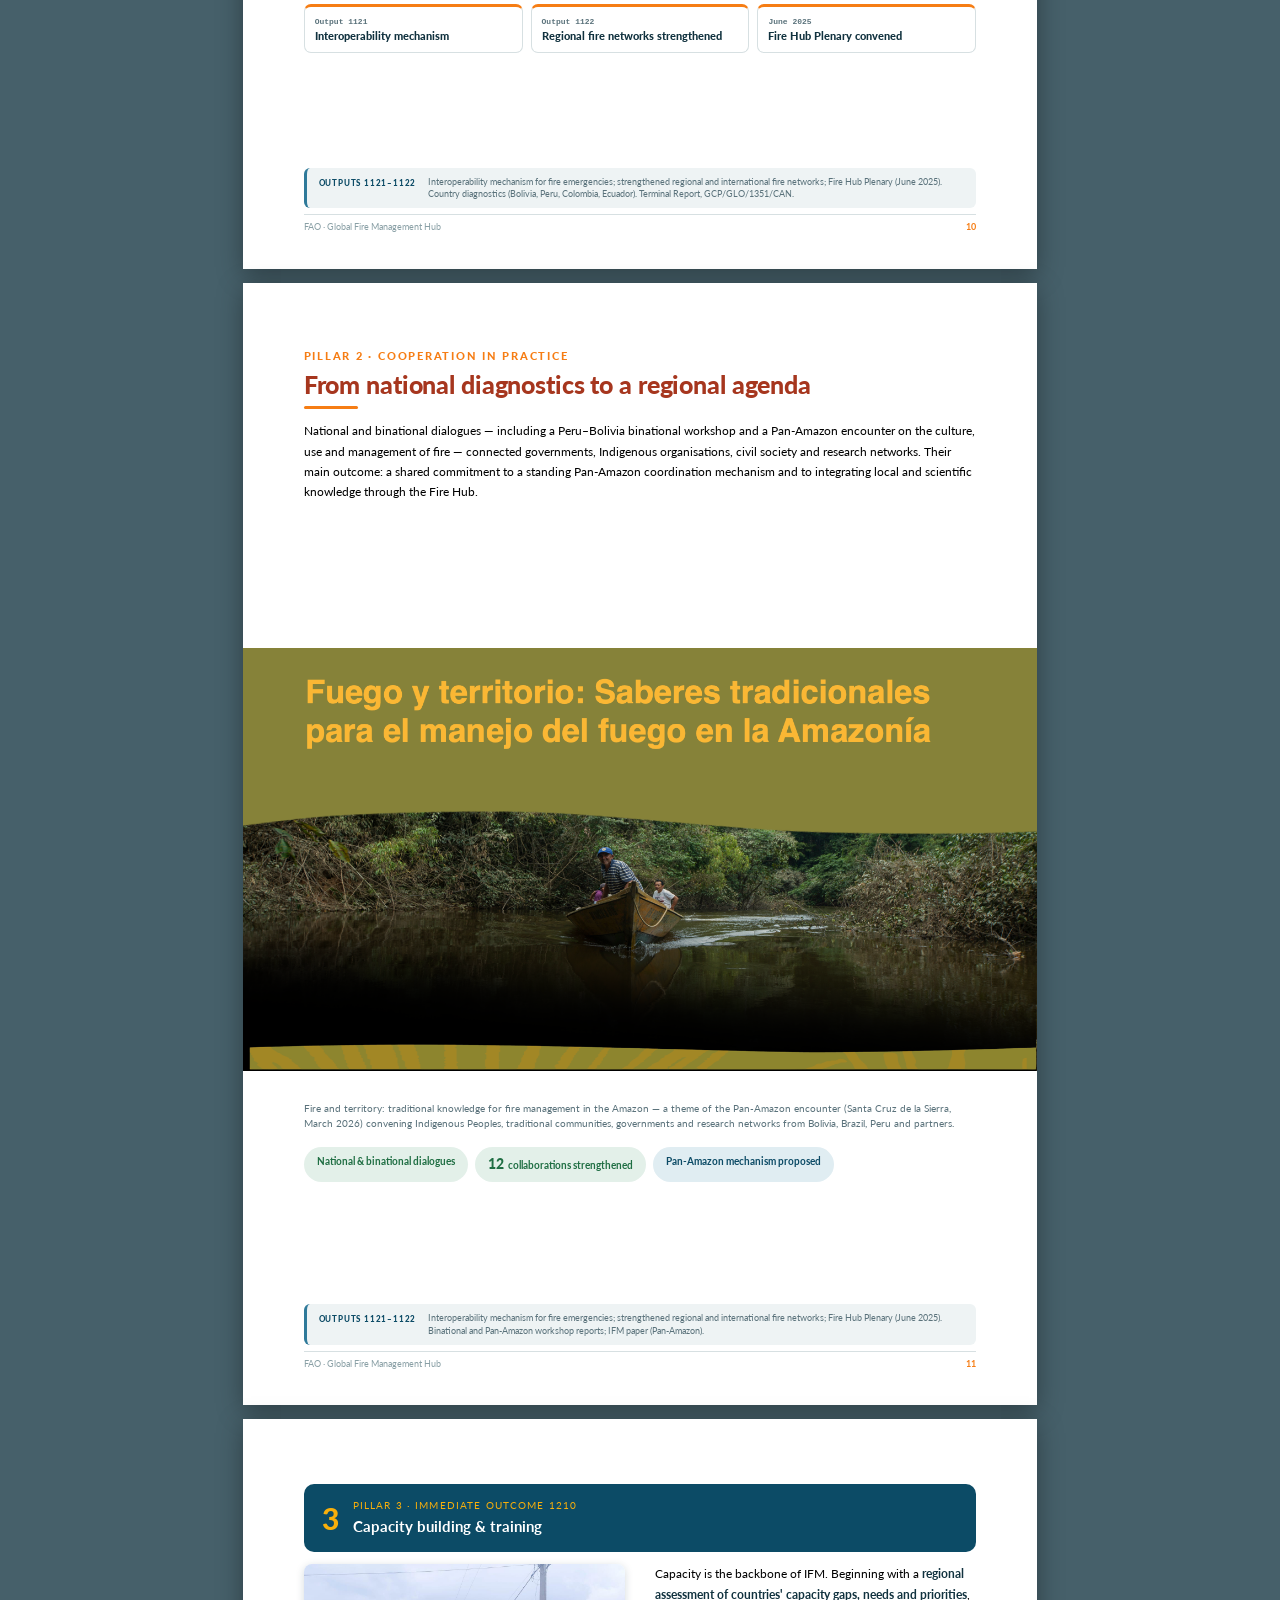
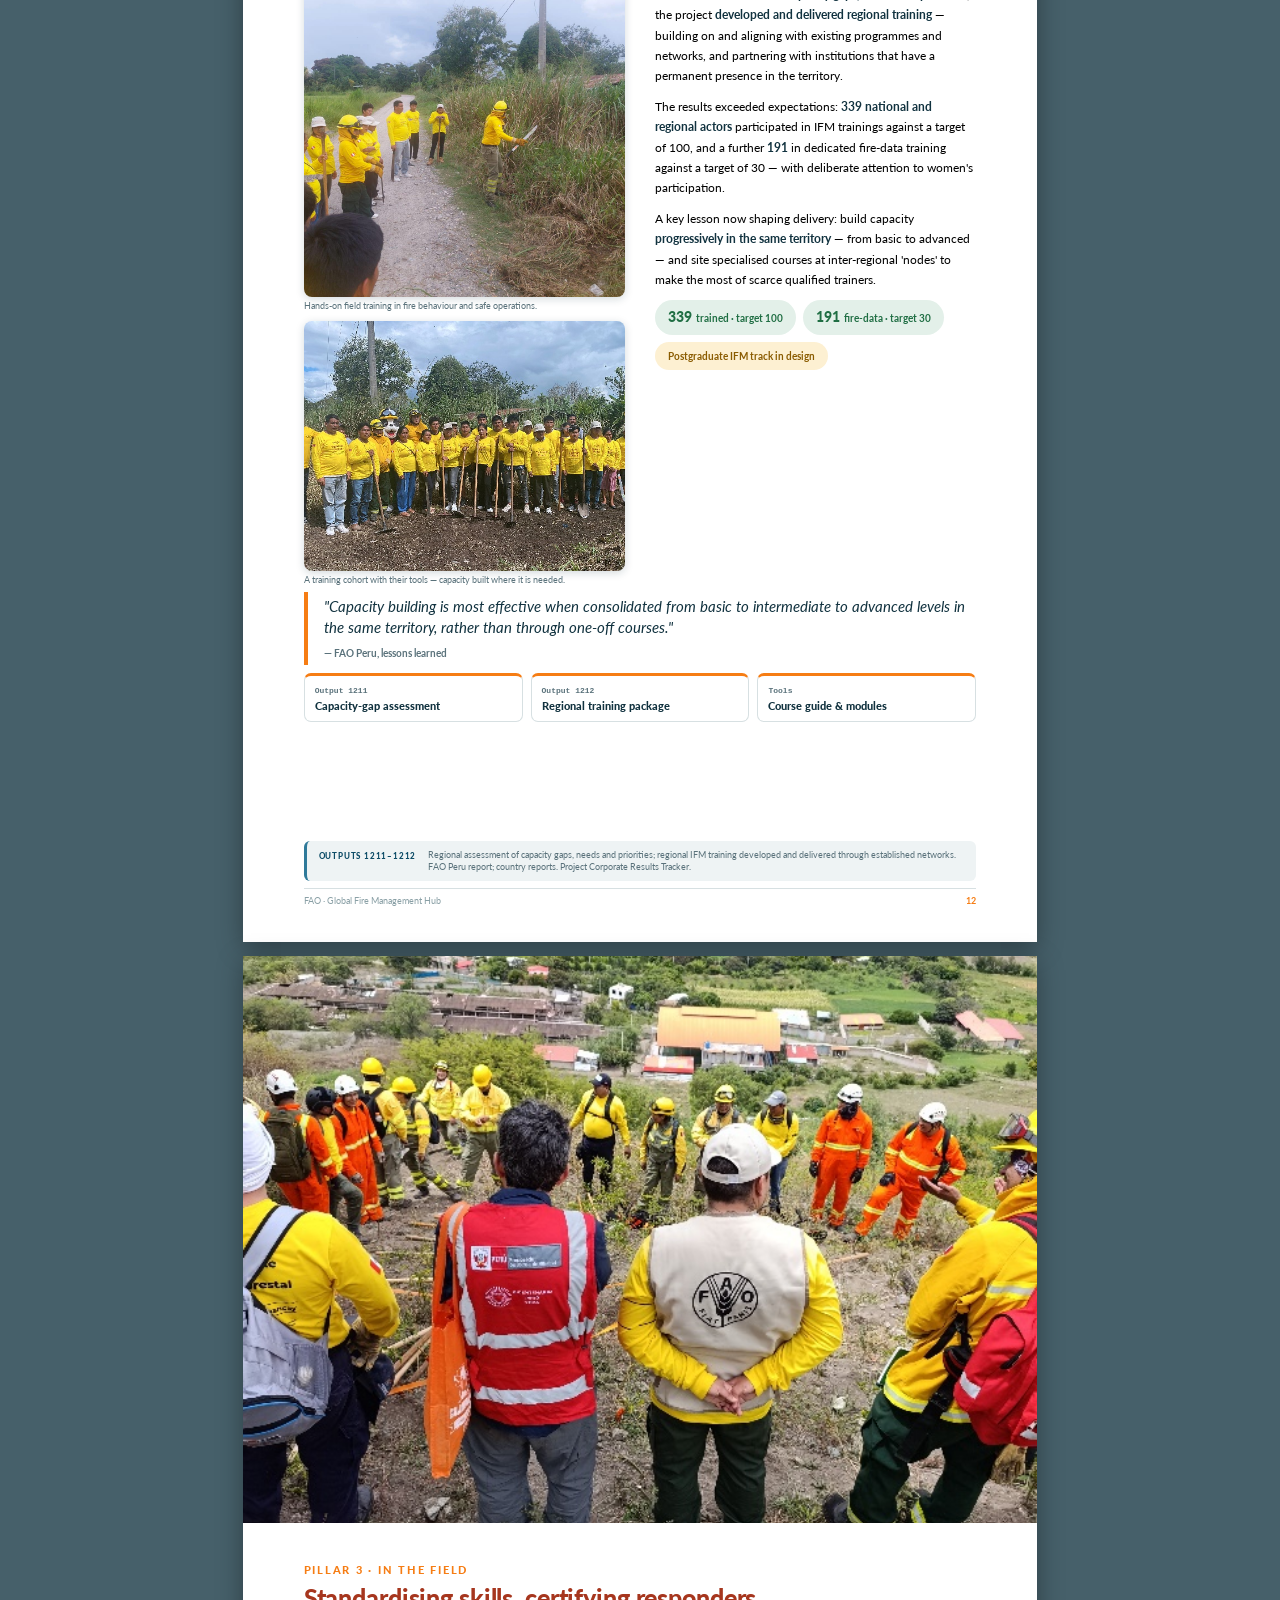
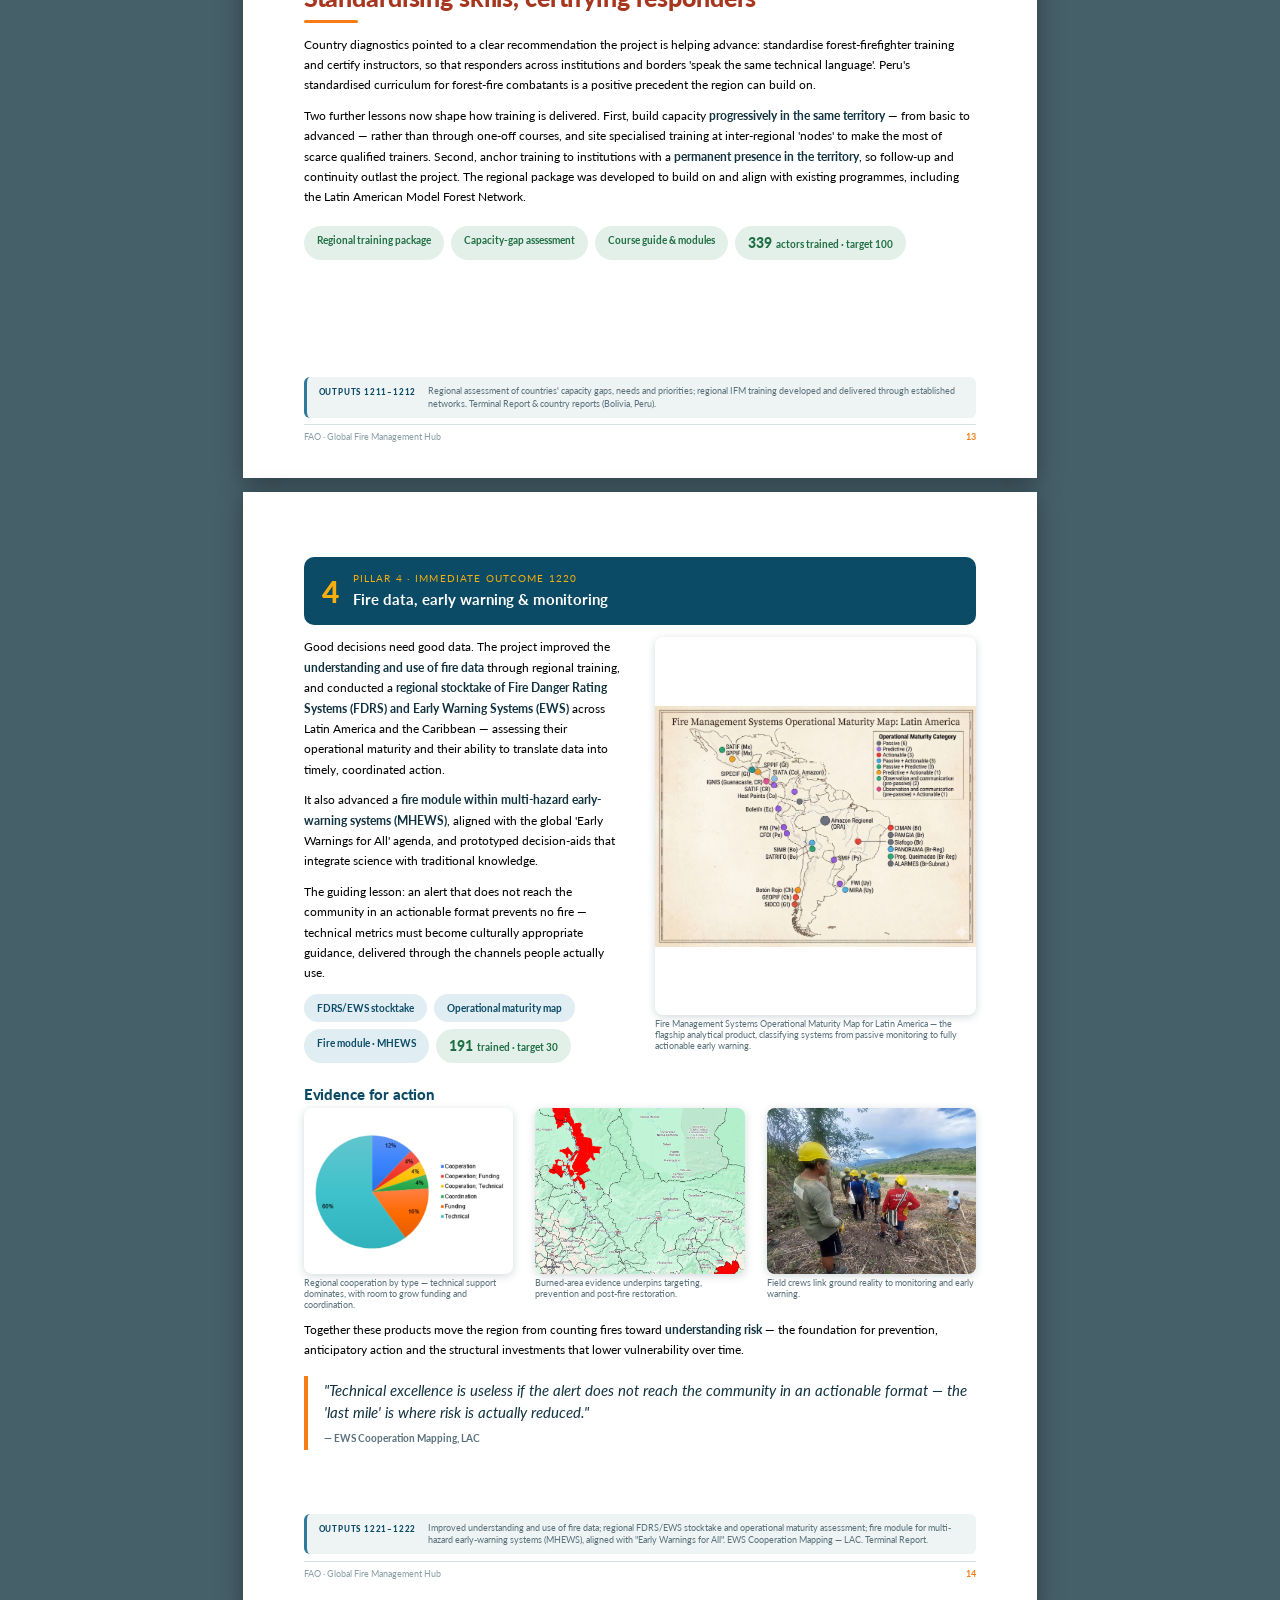
<file: executive-summary.html>
<!DOCTYPE html>
<html lang="en">
<head>
<meta charset="utf-8">
<meta name="viewport" content="width=device-width, initial-scale=1">
<title>Terminal Executive Summary — Global Fire Management Hub (GCP/GLO/1351/CAN)</title>
<meta name="description" content="Donor-focused terminal executive summary of the FAO Global Fire Management Hub project — Strengthening wildfire risk reduction and preparedness (GCP/GLO/1351/CAN), funded by Global Affairs Canada.">
<link rel="stylesheet" href="resources/fire-hub-identity/css/styles.css">
<link rel="stylesheet" href="css/es.css">
<link rel="icon" href="data:image/svg+xml,%3Csvg xmlns='http://www.w3.org/2000/svg' viewBox='0 0 24 24'%3E%3Crect width='24' height='24' rx='3' fill='%230c4b66'/%3E%3Cpath fill='%23f67d14' d='M12 4.2c.9 3.5-2.6 4.4-2.6 7.8a2.6 2.6 0 0 0 5.2 0c0-.9-.4-1.7-.9-2.6 1.8.8 3.5 2.6 3.5 5.2a5.2 5.2 0 0 1-10.4 0c0-3.8 4.3-5.4 5.2-10.4Z'/%3E%3C/svg%3E">
</head>
<body>

<div class="es-screenbar">
  <span class="sb-l">Fire<b>Hub</b> · Terminal Executive Summary</span>
  <span><a href="index.html">← Catalogue</a> &nbsp;·&nbsp; <a href="marvel.html">MARVEL</a></span>
  <button onclick="window.print()">Print / Save as PDF</button>
</div>

<div class="report">

<!-- ===================== 1 · COVER ===================== -->
<section class="sheet bleed">
  <div class="cover">
    <div class="cv-photo" style="background-image:url('assets/es-photos/fire-prescribed-burn.jpg')"></div>
    <div class="cv-body">
      <div class="cv-faobox"><img src="assets/es-photos/fao-logo-blue.png" alt="Food and Agriculture Organization of the United Nations"></div>
      <p class="cv-kicker">Global Fire Management Hub · Terminal Executive Summary</p>
      <h1>Living <span class="sp">with</span> fire</h1>
      <p class="cv-sub">Strengthening wildfire risk reduction and preparedness through Integrated Fire Management across Latin America, the Caribbean and beyond.</p>
      <div class="cv-meta">
        <div><span>Project</span><b>GCP/GLO/1351/CAN</b></div>
        <div><span>Donor</span><b>Global Affairs Canada</b></div>
        <div><span>Implemented by</span><b>FAO &amp; partners</b></div>
        <div><span>Period</span><b>Jan 2025 – Mar 2026</b></div>
      </div>
    </div>
  </div>
</section>

<!-- ===================== 2 · PARTNERSHIP & AT A GLANCE ===================== -->
<section class="sheet">
  <div class="runhead"><span class="rh-l">Terminal Executive Summary</span><span class="rh-r">FAO Global Fire Management Hub · GCP/GLO/1351/CAN</span></div>
  <p class="es-kicker">In partnership with Canada</p>
  <h1 class="es-h1">A two-year investment in fire-resilient landscapes and communities</h1>
  <div class="rule"></div>
  <p class="es-lead">With the support of the Government of Canada through Global Affairs Canada, the Food and Agriculture Organization of the United Nations advanced a holistic shift in how fire is governed, understood and managed — from emergency suppression toward Integrated Fire Management (IFM) that works with communities, Indigenous Peoples and ecosystems.</p>
  <div class="two" style="margin:6px 0 14px">
    <div class="factbox">
      <div class="f wide"><span>Project title</span><b>Global Fire Management Hub: Strengthening wildfire risk reduction and preparedness</b></div>
      <div class="f"><span>Symbol</span><b>GCP/GLO/1351/CAN</b></div>
      <div class="f"><span>Resource partner</span><b>Global Affairs Canada (GAC)</b></div>
      <div class="f"><span>Total contribution</span><b>USD 6,262,405</b></div>
      <div class="f"><span>Duration</span><b>01 Jan 2025 – 31 Mar 2026</b></div>
      <div class="f"><span>Lead</span><b>FAO Forestry Division</b></div>
      <div class="f"><span>Focus region</span><b>Latin America &amp; Caribbean</b></div>
      <div class="f wide"><span>Countries engaged</span><b>Bolivia · Peru · Colombia · Ecuador · Brazil / Pan-Amazon · regional (LAC)</b></div>
    </div>
    <figure class="es">
      <img src="assets/es-photos/brigade-group-valley.jpg" alt="Community fire brigade">
      <figcaption>Community fire brigade after a field training, Andean valley. The project placed first responders — many of them volunteers — at the centre of fire management.</figcaption>
      <img src="assets/es-photos/canada-partnership.png" alt="In partnership with Canada" style="height:40px;width:auto;box-shadow:none;margin-top:10px">
    </figure>
  </div>
  <h3 class="es-h3">The project in numbers</h3>
  <div class="kpibar dark">
    <div class="kpi-c"><b>90<small>%</small></b><span>Activities delivered</span></div>
    <div class="kpi-c"><b>339</b><span>Actors trained in IFM (target 100)</span></div>
    <div class="kpi-c"><b>508</b><span>Indigenous &amp; local holders engaged (target 100)</span></div>
    <div class="kpi-c"><b>440,555<small> ha</small></b><span>Protected &amp; conserved (target 100,000)</span></div>
  </div>
  <h3 class="es-h3">The results framework at a glance — five immediate outcomes</h3>
  <div class="minirow" style="grid-template-columns:repeat(5,1fr)">
    <div class="iocard"><div class="ion">IO 1110</div><div class="iot">Knowledge &amp; data sharing</div></div>
    <div class="iocard"><div class="ion">IO 1120</div><div class="iot">Policy &amp; cooperation</div></div>
    <div class="iocard"><div class="ion">IO 1210</div><div class="iot">Capacity building</div></div>
    <div class="iocard"><div class="ion">IO 1220</div><div class="iot">Fire data &amp; early warning</div></div>
    <div class="iocard"><div class="ion">IO 1310</div><div class="iot">Resilient communities</div></div>
  </div>
  <p class="es-body" style="margin-top:12px">This summary distils the project's terminal report for a donor audience — presenting how each immediate outcome, output and activity was delivered against the commitments made at the outset, alongside the materials produced and the people and landscapes reached.</p>
  <div class="srcbar"><span class="sb-h">Sources</span><p>Figures are drawn from the project Corporate Results Tracker and the Terminal Report (GCP/GLO/1351/CAN), and reflect values reported at the end of the project. The complete results framework, progress table and narrative are available in the project terminal report.</p></div>
  <div class="pg-foot"><span>FAO · Global Fire Management Hub</span><span><b>02</b></span></div>
</section>

<!-- ===================== 3 · CONTENTS ===================== -->
<section class="sheet">
  <div class="runhead"><span class="rh-l">Contents</span><span class="rh-r">FAO Global Fire Management Hub · GCP/GLO/1351/CAN</span></div>
  <p class="es-kicker">What's inside</p>
  <h1 class="es-h1">Contents</h1>
  <div class="rule"></div>
  <div class="two" style="grid-template-columns:1.5fr 1fr;align-items:start">
  <div class="toc">
    <div><span class="tnum">01</span><span class="ttitle">Foreword — why Integrated Fire Management</span><span class="tdots"></span><span class="tpg">04</span></div>
    <div><span class="tnum">02</span><span class="ttitle">The project at a glance — objective &amp; five pillars</span><span class="tdots"></span><span class="tpg">05</span></div>
    <div><span class="tnum">03</span><span class="ttitle">Results at a glance — achievement against targets</span><span class="tdots"></span><span class="tpg">06</span></div>
    <div><span class="tnum">04</span><span class="ttitle">Delivery — activities completed</span><span class="tdots"></span><span class="tpg">07</span></div>
    <div><span class="tnum">05</span><span class="ttitle">Main outputs — Pillar 1 · Knowledge &amp; data sharing</span><span class="tdots"></span><span class="tpg">08</span></div>
    <div><span class="tnum">06</span><span class="ttitle">Main outputs — Pillar 2 · Policy &amp; cooperation</span><span class="tdots"></span><span class="tpg">10</span></div>
    <div><span class="tnum">07</span><span class="ttitle">Main outputs — Pillar 3 · Capacity building &amp; training</span><span class="tdots"></span><span class="tpg">12</span></div>
    <div><span class="tnum">08</span><span class="ttitle">Main outputs — Pillar 4 · Fire data &amp; early warning</span><span class="tdots"></span><span class="tpg">14</span></div>
    <div><span class="tnum">09</span><span class="ttitle">Main outputs — Pillar 5 · Indigenous Peoples &amp; communities</span><span class="tdots"></span><span class="tpg">15</span></div>
    <div><span class="tnum">10</span><span class="ttitle">Materials produced</span><span class="tdots"></span><span class="tpg">17</span></div>
    <div><span class="tnum">11</span><span class="ttitle">Country highlights</span><span class="tdots"></span><span class="tpg">19</span></div>
    <div><span class="tnum">12</span><span class="ttitle">Lessons &amp; recommendations for the donor</span><span class="tdots"></span><span class="tpg">20</span></div>
    <div><span class="tnum">13</span><span class="ttitle">Sustainability &amp; the road ahead</span><span class="tdots"></span><span class="tpg">21</span></div>
    <div><span class="tnum">14</span><span class="ttitle">Acknowledgements &amp; contact</span><span class="tdots"></span><span class="tpg">22</span></div>
  </div>
  <div class="aside">
    <figure class="es" style="margin-bottom:10px"><img src="assets/es-photos/andes-landscape.jpg" alt="Andean landscape" style="height:34mm"></figure>
    <div class="miniband">
      <div class="kpi-c"><b>5</b><span>Strategic pillars</span></div>
      <div class="kpi-c"><b>4+</b><span>Countries engaged</span></div>
      <div class="kpi-c"><b>20</b><span>Sub-activities</span></div>
      <div class="kpi-c"><b>USD 6.26M</b><span>GAC contribution</span></div>
    </div>
    <h4>About this summary</h4>
    <p class="es-small">A donor-focused distillation of the project's terminal report, organised around the Global Fire Management Hub's five strategic pillars. It features the main outputs, the materials produced, the work on the ground and the lessons most relevant to sustaining the investment.</p>
  </div>
  </div>
  <div class="kpibar dark" style="margin-top:14px;grid-template-columns:repeat(4,1fr)">
    <div class="kpi-c"><b>135</b><span>Deliverables catalogued</span></div>
    <div class="kpi-c"><b>43</b><span>IFM initiatives mapped</span></div>
    <div class="kpi-c"><b>33</b><span>Lessons &amp; recommendations</span></div>
    <div class="kpi-c"><b>9</b><span>Educational booklets</span></div>
  </div>
  <h3 class="es-h3">Inside this report — a visual preview</h3>
  <div class="two tight" style="grid-template-columns:1fr 1fr 1fr">
    <figure class="es"><img src="assets/es-photos/field-training.jpg" alt="Capacity building" style="height:30mm"><figcaption>Capacity building &amp; training</figcaption></figure>
    <figure class="es"><img src="assets/es-photos/community-portrait.jpg" alt="Communities" style="height:30mm"><figcaption>Indigenous Peoples &amp; communities</figcaption></figure>
    <figure class="es"><img src="assets/es-photos/maturity-map.png" alt="Fire data" style="height:30mm;object-fit:contain;background:#fff"><figcaption>Fire data &amp; early warning</figcaption></figure>
  </div>
  <div class="srcbar"><span class="sb-h">Basis</span><p>Prepared from the Terminal Report and Corporate Results Tracker (GCP/GLO/1351/CAN), the country diagnostics, roadmaps and workshop reports, and the project's communication and knowledge products. Photographs are from project field activities.</p></div>
  <div class="pg-foot"><span>FAO · Global Fire Management Hub</span><span><b>03</b></span></div>
</section>

<!-- ===================== 4 · FOREWORD / CHALLENGE ===================== -->
<section class="sheet">
  <div class="runhead"><span class="rh-l">01 · Foreword</span><span class="rh-r">FAO Global Fire Management Hub · GCP/GLO/1351/CAN</span></div>
  <p class="es-kicker">Why Integrated Fire Management</p>
  <h1 class="es-h1">Fewer fire hotspots do not mean lower risk</h1>
  <div class="rule"></div>
  <div class="two">
    <div>
      <p class="es-body">Across Latin America's forests, savannas and the Amazon, wildfire is no longer a seasonal nuisance but a structural threat — driven by forest degradation, agricultural expansion and a changing climate. Counting active fires hides the deeper drivers; reducing them requires prevention, not only suppression.</p>
      <p class="es-body">Yet fire is also part of how many landscapes and peoples live. Indigenous Peoples and local communities have used fire safely for generations, and cultural fire use — when recognised and integrated — can reduce fuel loads and prevent the catastrophic fires that destroy ecosystems and livelihoods.</p>
      <p class="es-body"><strong>Integrated Fire Management (IFM)</strong> brings these truths together: it balances prevention, preparedness, response and recovery; it works with communities rather than against them; and it treats fire as a phenomenon to be governed across borders, sectors and knowledge systems.</p>
      <p class="es-body">FAO launched the <strong>Global Fire Management Hub</strong> in 2023 with UNEP and partners to help countries make this shift. With Canada's support, this project turned that vision into concrete capacity, tools, policy and partnerships on the ground.</p>
      <div class="quote">
        <p>"The challenge is not the absence of fire, but the absence of integrated, anticipatory management that puts communities and ecosystems first."</p>
        <cite>— Framing of the Global Fire Management Hub</cite>
      </div>
    </div>
    <div>
      <figure class="es">
        <img src="assets/es-photos/fire-scar-map.png" alt="Fire scar map" style="height:62mm">
        <figcaption>Burned-area mapping (in red) over an Andean–Amazon transition zone — the kind of evidence the project helped translate into decisions.</figcaption>
      </figure>
      <figure class="es" style="margin-top:10px">
        <img src="assets/es-photos/andes-landscape.jpg" alt="Andean landscape" style="height:48mm">
        <figcaption>The landscapes at stake: high-Andean and Amazonian ecosystems where fire, livelihoods and biodiversity meet.</figcaption>
      </figure>
    </div>
  </div>
  <div class="srcbar"><span class="sb-h">Context</span><p>The Global Fire Management Hub was launched by FAO with UNEP and partners in 2023, underpinned by five strategic pillars. Framing and key messages from the project Terminal Report and the Integrated Fire Management paper (Pan-Amazon).</p></div>
  <div class="pg-foot"><span>FAO · Global Fire Management Hub</span><span><b>04</b></span></div>
</section>

<!-- ===================== 5 · AT A GLANCE / PILLARS ===================== -->
<section class="sheet">
  <div class="runhead"><span class="rh-l">02 · The project at a glance</span><span class="rh-r">FAO Global Fire Management Hub · GCP/GLO/1351/CAN</span></div>
  <p class="es-kicker">Objective &amp; structure</p>
  <h1 class="es-h1">One global response, built on five strategic pillars</h1>
  <div class="rule"></div>
  <p class="es-lead">The project worked toward a single overarching goal — <strong>improved conservation and restoration of ecosystems through IFM in partner countries</strong> — organised around the Fire Hub's five strategic, cross-cutting pillars.</p>
  <div class="pillars">
    <div class="pill"><span class="num">1</span><div><h4>Knowledge &amp; data sharing</h4><p>A one-stop digital platform, a regional cooperation map, and gender-sensitive knowledge products and outreach.</p></div></div>
    <div class="pill"><span class="num">2</span><div><h4>IFM policy development &amp; implementation</h4><p>Interoperability for fire emergencies and stronger regional and international fire-management networks.</p></div></div>
    <div class="pill"><span class="num">3</span><div><h4>Capacity building</h4><p>Gender-responsive, targeted IFM training at national and regional levels, anchored in real capacity-gap assessments.</p></div></div>
    <div class="pill"><span class="num">4</span><div><h4>Fire risk reduction &amp; early warning</h4><p>Better fire data, monitoring, and early-warning tools — including a fire module for multi-hazard early-warning systems.</p></div></div>
    <div class="pill"><span class="num">5</span><div><h4>Wildfire-resilient communities</h4><p>Indigenous Peoples and local communities engaged as co-managers of fire, with knowledge, technologies and recognition.</p></div></div>
  </div>
  <h3 class="es-h3">Where the project worked</h3>
  <p class="es-body">Global in mandate with a Latin America &amp; Caribbean focus, the project engaged <strong>Bolivia, Peru, Colombia and Ecuador</strong> directly, supported the <strong>Pan-Amazon</strong> region (with Brazil/IPAM), and strengthened regional cooperation across the LAC fire-management community — connecting to global mechanisms such as the Global Fire Monitoring Centre and the international Community-Based Fire Management network.</p>
  <h3 class="es-h3">Each pillar, one headline result</h3>
  <div class="minirow" style="grid-template-columns:repeat(5,1fr)">
    <div class="iocard"><div class="ion">Pillar 1</div><div class="iot">43 IFM initiatives mapped</div></div>
    <div class="iocard"><div class="ion">Pillar 2</div><div class="iot">12 collaborations strengthened</div></div>
    <div class="iocard"><div class="ion">Pillar 3</div><div class="iot">339 actors trained</div></div>
    <div class="iocard"><div class="ion">Pillar 4</div><div class="iot">Regional maturity map</div></div>
    <div class="iocard"><div class="ion">Pillar 5</div><div class="iot">508 holders engaged</div></div>
  </div>
  <div class="srcbar"><span class="sb-h">Source</span><p>The five strategic pillars are the framework of the Global Fire Management Hub, launched by FAO with UNEP and partners in 2023. Project objective and structure from the Terminal Report, GCP/GLO/1351/CAN.</p></div>
  <div class="pg-foot"><span>FAO · Global Fire Management Hub</span><span><b>05</b></span></div>
</section>

<!-- ===================== 6 · RESULTS AT A GLANCE ===================== -->
<section class="sheet">
  <div class="runhead"><span class="rh-l">03 · Results at a glance</span><span class="rh-r">FAO Global Fire Management Hub · GCP/GLO/1351/CAN</span></div>
  <p class="es-kicker">Achievement against targets</p>
  <h1 class="es-h1">Targets met — and, in most areas, exceeded</h1>
  <div class="rule"></div>
  <p class="es-body">Against the project's results framework, delivery on capacity building, Indigenous and local engagement, collaboration and area conserved substantially surpassed end-of-project targets. The strongest results, drawn from the project's Corporate Results Tracker:</p>
  <div class="statset">
    <span class="stat-pill"><b>339</b>actors trained · target 100</span>
    <span class="stat-pill"><b>191</b>in fire-data training · target 30</span>
    <span class="stat-pill"><b>508</b>Indigenous &amp; local holders engaged · target 100</span>
    <span class="stat-pill"><b>588</b>reps accessing IFM knowledge · target 100</span>
    <span class="stat-pill"><b>12</b>IFM collaborations · target 10</span>
    <span class="stat-pill"><b>440,555 ha</b>protected/conserved · target 100,000</span>
    <span class="stat-pill"><b>199.5 ha</b>under restoration · target 50</span>
    <span class="stat-pill blue"><b>90%</b>of sub-activities delivered</span>
  </div>
  <h3 class="es-h3">Selected indicators — achievement against target</h3>
  <table class="minitable">
    <tr><th>Results-framework indicator</th><th style="width:62px">End target</th><th style="width:62px">Achieved</th><th style="width:42px">%</th><th style="width:70px">Status</th></tr>
    <tr><td>Area under restoration (KMGBF Target 2)</td><td>≥ 50 ha</td><td>199.5 ha</td><td class="num ok">399%</td><td class="ok">Exceeded</td></tr>
    <tr><td>Protected &amp; conserved area (KMGBF Target 3)</td><td>≥ 100,000 ha</td><td>440,555 ha</td><td class="num ok">441%</td><td class="ok">Exceeded</td></tr>
    <tr><td>Indigenous &amp; local knowledge holders engaged</td><td>≥ 100</td><td>508</td><td class="num ok">508%</td><td class="ok">Exceeded</td></tr>
    <tr><td>Reps accessing IFM knowledge &amp; technologies</td><td>≥ 100</td><td>588</td><td class="num ok">588%</td><td class="ok">Exceeded</td></tr>
    <tr><td>Actors participating in IFM trainings</td><td>≥ 100</td><td>339</td><td class="num ok">339%</td><td class="ok">Exceeded</td></tr>
    <tr><td>Actors participating in fire-data training</td><td>≥ 30</td><td>191</td><td class="num ok">637%</td><td class="ok">Exceeded</td></tr>
    <tr><td>New &amp; improved collaborations for IFM</td><td>≥ 10</td><td>12</td><td class="num ok">120%</td><td class="ok">Exceeded</td></tr>
    <tr><td>Stakeholders reporting understanding of IFM</td><td>≥ 80%</td><td>80%</td><td class="num">100%</td><td>Target met</td></tr>
    <tr><td>IFM solutions using traditional knowledge</td><td>≥ 5 / country</td><td>5</td><td class="num">100%</td><td>Target met</td></tr>
    <tr><td>Stakeholders adopting fire-data &amp; monitoring tools</td><td>≥ 10</td><td>0</td><td class="num wait">0%</td><td class="wait">In progress</td></tr>
  </table>
  <p class="es-body" style="margin-top:8px"><strong>Still maturing.</strong> A few survey-based indicators (organisational uptake, adoption of tools) and impact-level metrics are being finalised as tools complete validation and rollout. The complete progress table — including baselines and qualitative measures — is in the project terminal report.</p>
  <div class="quote" style="margin:12px 0 0">
    <p>"Most planned outputs are completed or well advanced, with remaining deliverables mainly related to finalization, validation and rollout of selected tools and knowledge products."</p>
    <cite>— Terminal Report, GCP/GLO/1351/CAN</cite>
  </div>
  <div class="srcbar"><span class="sb-h">Source</span><p>Project Corporate Results Tracker (GCP/GLO/1351/CAN). Percentages are achieved value ÷ end target. KMGBF = Kunming-Montreal Global Biodiversity Framework. "In progress / pending" indicators are survey-based or awaiting final tool rollout.</p></div>
  <div class="pg-foot"><span>FAO · Global Fire Management Hub</span><span><b>06</b></span></div>
</section>

<!-- ===================== 7 · DELIVERY / ACTIVITIES ===================== -->
<section class="sheet">
  <div class="runhead"><span class="rh-l">04 · Delivery</span><span class="rh-r">FAO Global Fire Management Hub · GCP/GLO/1351/CAN</span></div>
  <p class="es-kicker">Activities completed</p>
  <h1 class="es-h1">18 of 20 sub-activities delivered</h1>
  <div class="rule"></div>
  <div class="two">
    <div>
      <p class="es-body">Across the project's ten activity groups, <strong>90% of sub-activities are reported complete</strong>. The two remaining — a post-graduate IFM specialization proposal and the Community-Based Fire Management review (Vol. 2) — are in progress, with strong strategic groundwork already laid.</p>
      <table style="width:100%;border-collapse:collapse;font-family:var(--font-sans);font-size:9.5px;margin-top:6px">
        <tr style="background:var(--surface-dark);color:#fff;-webkit-print-color-adjust:exact;print-color-adjust:exact">
          <th style="text-align:left;padding:5px 7px">Activity group</th><th style="padding:5px 7px;width:42px">Done</th></tr>
        <tr><td style="padding:4px 7px;border-bottom:1px solid #e6ebec">Fire Hub digital platform</td><td style="text-align:center;color:var(--color-pine);font-weight:900">3/3</td></tr>
        <tr><td style="padding:4px 7px;border-bottom:1px solid #e6ebec">Gender-sensitive knowledge &amp; outreach</td><td style="text-align:center;color:var(--color-pine);font-weight:900">2/2</td></tr>
        <tr><td style="padding:4px 7px;border-bottom:1px solid #e6ebec">Interoperability for fire emergencies</td><td style="text-align:center;color:var(--color-pine);font-weight:900">1/1</td></tr>
        <tr><td style="padding:4px 7px;border-bottom:1px solid #e6ebec">Regional fire networks strengthened</td><td style="text-align:center;color:var(--color-pine);font-weight:900">2/2</td></tr>
        <tr><td style="padding:4px 7px;border-bottom:1px solid #e6ebec">Capacity-gap assessment</td><td style="text-align:center;color:var(--color-pine);font-weight:900">1/1</td></tr>
        <tr><td style="padding:4px 7px;border-bottom:1px solid #e6ebec">Regional IFM training</td><td style="text-align:center;color:var(--accent-press);font-weight:900">1/2</td></tr>
        <tr><td style="padding:4px 7px;border-bottom:1px solid #e6ebec">Fire-data reporting training</td><td style="text-align:center;color:var(--color-pine);font-weight:900">2/2</td></tr>
        <tr><td style="padding:4px 7px;border-bottom:1px solid #e6ebec">Fire danger &amp; early-warning systems</td><td style="text-align:center;color:var(--color-pine);font-weight:900">3/3</td></tr>
        <tr><td style="padding:4px 7px;border-bottom:1px solid #e6ebec">Support to Indigenous Peoples</td><td style="text-align:center;color:var(--color-pine);font-weight:900">3/3</td></tr>
        <tr><td style="padding:4px 7px;border-bottom:1px solid #e6ebec">Knowledge product on Indigenous role</td><td style="text-align:center;color:var(--accent-press);font-weight:900">0/1</td></tr>
      </table>
    </div>
    <div>
      <figure class="es">
        <img src="assets/es-photos/field-briefing.jpg" alt="Field briefing">
        <figcaption>Pre-burn briefing with a community brigade. Behind every indicator are people trained, equipped and organised to manage fire safely.</figcaption>
      </figure>
      <div class="kpibar" style="margin-top:12px;grid-template-columns:1fr 1fr">
        <div class="kpi-c"><b>10</b><span>Activity groups</span></div>
        <div class="kpi-c"><b>20</b><span>Sub-activities</span></div>
      </div>
    </div>
  </div>
  <h3 class="es-h3">Delivery in context</h3>
  <p class="es-body">The two activities still advancing are strategic rather than operational. The post-graduate IFM specialization progressed through institutional mapping — Brazil's ICMBio had already structured a postgraduate programme awaiting ministerial authorization — positioning FAO and the Fire Hub as partners for higher-level IFM education in the region. The Community-Based Fire Management review (Vol. 2) is in preparation, building on a strong base of intercultural engagement and field demonstration.</p>
  <div class="statset">
    <span class="stat-pill"><b>8</b>activity groups fully complete</span>
    <span class="stat-pill amber"><b>2</b>groups advancing to completion</span>
    <span class="stat-pill blue">All five pillars active</span>
  </div>
  <div class="srcbar"><span class="sb-h">Source</span><p>Activities sheet of the Project Corporate Results Tracker (GCP/GLO/1351/CAN); progress (%) per sub-activity as reported by the responsible entities. Activity codes follow the project logframe (1111–1312).</p></div>
  <div class="pg-foot"><span>FAO · Global Fire Management Hub</span><span><b>07</b></span></div>
</section>

<!-- ===================== 8 · PILLAR 1 (feature) ===================== -->
<section class="sheet">
  <div class="out-band"><span class="ob-n">1</span><div class="ob-t"><span>Pillar 1 · Immediate Outcome 1110</span><b>Knowledge &amp; data sharing</b></div></div>
  <p class="es-body"><strong>The Global Fire Management Hub digital platform</strong> was developed as a 'one-stop digital shop on IFM', transferring existing materials — including resources from the Global Fire Monitoring Centre (GFMC) — and curating, rather than duplicating, the best available knowledge, tools and guidance so users can find what they need in one place.</p>
  <p class="es-body">To make the regional landscape legible, the project produced a <strong>comprehensive cooperation map of IFM initiatives in Latin America and the Caribbean</strong> — research and compilation across organisations and networks — laying the basis for a dynamic decision-support tool that improves visibility, coordination and strategic alignment among a fast-growing community of actors.</p>
  <p class="es-body">A suite of <strong>gender-sensitive knowledge products</strong> and communications — booklets, a fire glossary, a self-assessment tool and multimedia outreach (including a fire mascot engaging women, men, girls and boys) — carried IFM concepts to diverse audiences.</p>
  <div class="statset">
    <span class="stat-pill"><b>80%</b>of stakeholders report substantial understanding of IFM</span>
    <span class="stat-pill blue">One-stop digital platform</span>
    <span class="stat-pill blue">LAC cooperation map</span>
  </div>
  <div class="two tight" style="margin-top:6px">
    <figure class="es"><img src="assets/es-photos/cooperation-network.png" alt="Cooperation network" style="height:46mm;object-fit:contain;background:#fff"><figcaption>The IFM cooperation network across LAC institutions and initiatives.</figcaption></figure>
    <figure class="es"><img src="assets/es-photos/initiatives-pie.png" alt="Initiatives mapped" style="height:46mm;object-fit:contain;background:#fff"><figcaption>43 IFM initiatives mapped — projects, programmes and networks.</figcaption></figure>
  </div>
  <h3 class="es-h3">Key materials from this pillar</h3>
  <div class="minirow" style="grid-template-columns:repeat(3,1fr)">
    <div class="iocard" style="border-top-color:var(--color-forest)"><div class="ion">Platform</div><div class="iot">Fire Hub one-stop digital shop</div></div>
    <div class="iocard" style="border-top-color:var(--color-forest)"><div class="ion">Decision support</div><div class="iot">LAC IFM cooperation map · 43 initiatives</div></div>
    <div class="iocard" style="border-top-color:var(--color-forest)"><div class="ion">Education</div><div class="iot">Cartilhas, glossary &amp; self-assessment tool</div></div>
  </div>
  <div class="srcbar"><span class="sb-h">Sources</span><p>Outputs 1111 &amp; 1112 (Terminal Report, GCP/GLO/1351/CAN); cooperation mapping of IFM initiatives in Latin America &amp; the Caribbean; resource transfer from the Global Fire Monitoring Centre (GFMC).</p></div>
  <div class="pg-foot"><span>FAO · Global Fire Management Hub</span><span><b>08</b></span></div>
</section>

<!-- ===================== 9 · PILLAR 1 (photo) ===================== -->
<section class="sheet bleed">
  <img class="photo-bleed" src="assets/es-photos/classroom-session.jpg" alt="Knowledge sharing session" style="height:150mm">
  <div class="pad" style="padding-top:10mm">
    <p class="es-kicker">Pillar 1 · in the field</p>
    <h2 class="es-h2">Turning knowledge into shared understanding</h2>
    <div class="rule"></div>
    <p class="es-body">Knowledge products only matter when they reach people. The project paired its digital platform and cooperation map with face-to-face exchange — working sessions, posters and locally-adapted materials — so that fire managers, technicians and community leaders built a common language for IFM. A recurring lesson, now shaping delivery: technical information must be translated into accessible, territorially relevant formats to be used.</p>
    <p class="es-body">The one-stop platform was designed to <strong>curate and connect</strong> users to high-quality existing resources — including from the Global Fire Monitoring Centre — rather than duplicate content, keeping it accessible and easy to navigate. The accompanying cooperation map made the regional landscape legible, charting 43 initiatives across projects, programmes and networks to improve visibility, coordination and strategic alignment among a fast-growing community of actors.</p>
    <div class="statset">
      <span class="stat-pill">Booklets &amp; glossary</span>
      <span class="stat-pill">IFM self-assessment tool</span>
      <span class="stat-pill">Multimedia &amp; fire mascot</span>
      <span class="stat-pill blue"><b>43</b>initiatives mapped</span>
    </div>
    <div class="srcbar"><span class="sb-h">Output 1112</span><p>Gender-sensitive knowledge products and communications; IFM self-assessment tool (refined through country-level pre-work). Terminal Report, GCP/GLO/1351/CAN.</p></div>
  </div>
  <div class="pg-foot"><span>FAO · Global Fire Management Hub</span><span><b>09</b></span></div>
</section>

<!-- ===================== 10 · PILLAR 2 ===================== -->
<section class="sheet">
  <div class="out-band"><span class="ob-n">2</span><div class="ob-t"><span>Pillar 2 · Immediate Outcome 1120</span><b>IFM policy development &amp; cooperation</b></div></div>
  <div class="two">
    <div>
      <p class="es-body">Fire is transboundary, and the project treated it that way. It supported the design of an <strong>interoperability mechanism for fire emergencies</strong> — compiling data and drafting cooperation activities, guidelines and standard operating procedures to help countries act together when fire crosses borders.</p>
      <p class="es-body">It <strong>strengthened regional and international fire-management networks</strong>, convening Latin American fire experts and networks (such as the regional fire-expert groups and the Amazon Integrated Fire Management network) to develop a regional action plan, and supporting expert engagement at the <strong>Fire Hub Plenary (June 2025)</strong> and related global fora.</p>
      <p class="es-body">At country level, diagnostics in Bolivia, Peru, Colombia and Ecuador analysed legal and institutional frameworks — surfacing a shared finding: moving from the prohibition of fire toward its responsible regulation is the enabling condition for IFM.</p>
      <div class="statset">
        <span class="stat-pill"><b>12</b>collaborations created/strengthened · target 10</span>
        <span class="stat-pill blue">Interoperability guidelines</span>
      </div>
    </div>
    <div>
      <figure class="es"><img src="assets/es-photos/plenary-workshop.png" alt="Fire Hub plenary" style="height:88mm"><figcaption>Convening the fire-management community — expert engagement at the Fire Hub Plenary and regional events.</figcaption></figure>
      <figure class="es" style="margin-top:9px"><img src="assets/es-photos/workshop-roundtable.jpg" alt="Policy roundtable" style="height:64mm"><figcaption>National policy dialogue — building institutional consensus for IFM.</figcaption></figure>
    </div>
  </div>
  <div class="quote" style="margin:6px 0 0"><p>"Fire is a socio-ecological and transboundary phenomenon; isolated national responses are insufficient — regional coordination needs interoperable systems and harmonised protocols."</p><cite>— Integrated Fire Management paper (Pan-Amazon)</cite></div>
  <div class="minirow" style="grid-template-columns:repeat(3,1fr);margin-top:8px">
    <div class="iocard"><div class="ion">Output 1121</div><div class="iot">Interoperability mechanism</div></div>
    <div class="iocard"><div class="ion">Output 1122</div><div class="iot">Regional fire networks strengthened</div></div>
    <div class="iocard"><div class="ion">June 2025</div><div class="iot">Fire Hub Plenary convened</div></div>
  </div>
  <div class="srcbar"><span class="sb-h">Outputs 1121–1122</span><p>Interoperability mechanism for fire emergencies; strengthened regional and international fire networks; Fire Hub Plenary (June 2025). Country diagnostics (Bolivia, Peru, Colombia, Ecuador). Terminal Report, GCP/GLO/1351/CAN.</p></div>
  <div class="pg-foot"><span>FAO · Global Fire Management Hub</span><span><b>10</b></span></div>
</section>

<!-- ===================== 11 · PILLAR 2 (photo) ===================== -->
<section class="sheet bleed">
  <div class="pad" style="padding-bottom:8mm">
    <p class="es-kicker">Pillar 2 · cooperation in practice</p>
    <h2 class="es-h2">From national diagnostics to a regional agenda</h2>
    <div class="rule"></div>
    <p class="es-body">National and binational dialogues — including a Peru–Bolivia binational workshop and a Pan-Amazon encounter on the culture, use and management of fire — connected governments, Indigenous organisations, civil society and research networks. Their main outcome: a shared commitment to a standing Pan-Amazon coordination mechanism and to integrating local and scientific knowledge through the Fire Hub.</p>
  </div>
  <img class="photo-bleed" src="assets/es-photos/amazonia-fire-territory.png" alt="Fire and territory in the Amazon" style="height:112mm">
  <div class="pad" style="padding-top:8mm">
    <p class="es-small" style="margin-bottom:8px">Fire and territory: traditional knowledge for fire management in the Amazon — a theme of the Pan-Amazon encounter (Santa Cruz de la Sierra, March 2026) convening Indigenous Peoples, traditional communities, governments and research networks from Bolivia, Brazil, Peru and partners.</p>
    <div class="statset">
      <span class="stat-pill">National &amp; binational dialogues</span>
      <span class="stat-pill"><b>12</b>collaborations strengthened</span>
      <span class="stat-pill blue">Pan-Amazon mechanism proposed</span>
    </div>
    <div class="srcbar"><span class="sb-h">Outputs 1121–1122</span><p>Interoperability mechanism for fire emergencies; strengthened regional and international fire networks; Fire Hub Plenary (June 2025). Binational and Pan-Amazon workshop reports; IFM paper (Pan-Amazon).</p></div>
  </div>
  <div class="pg-foot"><span>FAO · Global Fire Management Hub</span><span><b>11</b></span></div>
</section>

<!-- ===================== 12 · PILLAR 3 ===================== -->
<section class="sheet">
  <div class="out-band"><span class="ob-n">3</span><div class="ob-t"><span>Pillar 3 · Immediate Outcome 1210</span><b>Capacity building &amp; training</b></div></div>
  <div class="two">
    <div>
      <figure class="es"><img src="assets/es-photos/field-training.jpg" alt="Field training" style="height:88mm"><figcaption>Hands-on field training in fire behaviour and safe operations.</figcaption></figure>
      <figure class="es" style="margin-top:9px"><img src="assets/es-photos/training-cohort.jpg" alt="Training cohort" style="height:66mm"><figcaption>A training cohort with their tools — capacity built where it is needed.</figcaption></figure>
    </div>
    <div>
      <p class="es-body">Capacity is the backbone of IFM. Beginning with a <strong>regional assessment of countries' capacity gaps, needs and priorities</strong>, the project <strong>developed and delivered regional training</strong> — building on and aligning with existing programmes and networks, and partnering with institutions that have a permanent presence in the territory.</p>
      <p class="es-body">The results exceeded expectations: <strong>339 national and regional actors</strong> participated in IFM trainings against a target of 100, and a further <strong>191</strong> in dedicated fire-data training against a target of 30 — with deliberate attention to women's participation.</p>
      <p class="es-body">A key lesson now shaping delivery: build capacity <strong>progressively in the same territory</strong> — from basic to advanced — and site specialised courses at inter-regional 'nodes' to make the most of scarce qualified trainers.</p>
      <div class="statset">
        <span class="stat-pill"><b>339</b>trained · target 100</span>
        <span class="stat-pill"><b>191</b>fire-data · target 30</span>
        <span class="stat-pill amber">Postgraduate IFM track in design</span>
      </div>
    </div>
  </div>
  <div class="quote" style="margin:6px 0 0"><p>"Capacity building is most effective when consolidated from basic to intermediate to advanced levels in the same territory, rather than through one-off courses."</p><cite>— FAO Peru, lessons learned</cite></div>
  <div class="minirow" style="grid-template-columns:repeat(3,1fr);margin-top:8px">
    <div class="iocard"><div class="ion">Output 1211</div><div class="iot">Capacity-gap assessment</div></div>
    <div class="iocard"><div class="ion">Output 1212</div><div class="iot">Regional training package</div></div>
    <div class="iocard"><div class="ion">Tools</div><div class="iot">Course guide &amp; modules</div></div>
  </div>
  <div class="srcbar"><span class="sb-h">Outputs 1211–1212</span><p>Regional assessment of capacity gaps, needs and priorities; regional IFM training developed and delivered through established networks. FAO Peru report; country reports. Project Corporate Results Tracker.</p></div>
  <div class="pg-foot"><span>FAO · Global Fire Management Hub</span><span><b>12</b></span></div>
</section>

<!-- ===================== 13 · PILLAR 3 (photo) ===================== -->
<section class="sheet bleed">
  <img class="photo-bleed" src="assets/es-photos/brigade-mountains.jpg" alt="Brigade in the mountains" style="height:150mm">
  <div class="pad" style="padding-top:10mm">
    <p class="es-kicker">Pillar 3 · in the field</p>
    <h2 class="es-h2">Standardising skills, certifying responders</h2>
    <div class="rule"></div>
    <p class="es-body">Country diagnostics pointed to a clear recommendation the project is helping advance: standardise forest-firefighter training and certify instructors, so that responders across institutions and borders 'speak the same technical language'. Peru's standardised curriculum for forest-fire combatants is a positive precedent the region can build on.</p>
    <p class="es-body">Two further lessons now shape how training is delivered. First, build capacity <strong>progressively in the same territory</strong> — from basic to advanced — rather than through one-off courses, and site specialised training at inter-regional 'nodes' to make the most of scarce qualified trainers. Second, anchor training to institutions with a <strong>permanent presence in the territory</strong>, so follow-up and continuity outlast the project. The regional package was developed to build on and align with existing programmes, including the Latin American Model Forest Network.</p>
    <div class="statset">
      <span class="stat-pill">Regional training package</span>
      <span class="stat-pill">Capacity-gap assessment</span>
      <span class="stat-pill">Course guide &amp; modules</span>
      <span class="stat-pill"><b>339</b>actors trained · target 100</span>
    </div>
    <div class="srcbar"><span class="sb-h">Outputs 1211–1212</span><p>Regional assessment of countries' capacity gaps, needs and priorities; regional IFM training developed and delivered through established networks. Terminal Report &amp; country reports (Bolivia, Peru).</p></div>
  </div>
  <div class="pg-foot"><span>FAO · Global Fire Management Hub</span><span><b>13</b></span></div>
</section>

<!-- ===================== 14 · PILLAR 4 (merged) ===================== -->
<section class="sheet">
  <div class="out-band"><span class="ob-n">4</span><div class="ob-t"><span>Pillar 4 · Immediate Outcome 1220</span><b>Fire data, early warning &amp; monitoring</b></div></div>
  <div class="two">
    <div>
      <p class="es-body">Good decisions need good data. The project improved the <strong>understanding and use of fire data</strong> through regional training, and conducted a <strong>regional stocktake of Fire Danger Rating Systems (FDRS) and Early Warning Systems (EWS)</strong> across Latin America and the Caribbean — assessing their operational maturity and their ability to translate data into timely, coordinated action.</p>
      <p class="es-body">It also advanced a <strong>fire module within multi-hazard early-warning systems (MHEWS)</strong>, aligned with the global 'Early Warnings for All' agenda, and prototyped decision-aids that integrate science with traditional knowledge.</p>
      <p class="es-body">The guiding lesson: an alert that does not reach the community in an actionable format prevents no fire — technical metrics must become culturally appropriate guidance, delivered through the channels people actually use.</p>
      <div class="statset">
        <span class="stat-pill blue">FDRS/EWS stocktake</span>
        <span class="stat-pill blue">Operational maturity map</span>
        <span class="stat-pill blue">Fire module · MHEWS</span>
        <span class="stat-pill"><b>191</b>trained · target 30</span>
      </div>
    </div>
    <div>
      <figure class="es"><img src="assets/es-photos/maturity-map.png" alt="Operational maturity map" style="height:100mm;object-fit:contain;background:#fff"><figcaption>Fire Management Systems Operational Maturity Map for Latin America — the flagship analytical product, classifying systems from passive monitoring to fully actionable early warning.</figcaption></figure>
    </div>
  </div>
  <h3 class="es-h3">Evidence for action</h3>
  <div class="two tight" style="grid-template-columns:1fr 1fr 1fr">
    <figure class="es"><img src="assets/es-photos/cooperation-pie.png" alt="Cooperation by type" style="height:44mm;object-fit:contain;background:#fff"><figcaption>Regional cooperation by type — technical support dominates, with room to grow funding and coordination.</figcaption></figure>
    <figure class="es"><img src="assets/es-photos/fire-scar-map.png" alt="Burned area map" style="height:44mm"><figcaption>Burned-area evidence underpins targeting, prevention and post-fire restoration.</figcaption></figure>
    <figure class="es"><img src="assets/es-photos/field-crew-river.jpg" alt="Field crew" style="height:44mm"><figcaption>Field crews link ground reality to monitoring and early warning.</figcaption></figure>
  </div>
  <p class="es-body" style="margin-top:8px">Together these products move the region from counting fires toward <strong>understanding risk</strong> — the foundation for prevention, anticipatory action and the structural investments that lower vulnerability over time.</p>
  <div class="quote" style="margin:6px 0 0"><p>"Technical excellence is useless if the alert does not reach the community in an actionable format — the 'last mile' is where risk is actually reduced."</p><cite>— EWS Cooperation Mapping, LAC</cite></div>
  <div class="srcbar"><span class="sb-h">Outputs 1221–1222</span><p>Improved understanding and use of fire data; regional FDRS/EWS stocktake and operational maturity assessment; fire module for multi-hazard early-warning systems (MHEWS), aligned with "Early Warnings for All". EWS Cooperation Mapping — LAC. Terminal Report.</p></div>
  <div class="pg-foot"><span>FAO · Global Fire Management Hub</span><span><b>14</b></span></div>
</section>

<!-- ===================== 16 · PILLAR 5 ===================== -->
<section class="sheet">
  <div class="out-band"><span class="ob-n">5</span><div class="ob-t"><span>Pillar 5 · Immediate Outcome 1310</span><b>Indigenous Peoples &amp; resilient communities</b></div></div>
  <div class="two">
    <div>
      <figure class="es"><img src="assets/es-photos/team-mural.jpg" alt="Intercultural exchange" style="height:88mm"><figcaption>Intercultural knowledge exchange — bringing together traditional and technical expertise.</figcaption></figure>
      <figure class="es" style="margin-top:9px"><img src="assets/es-photos/community-portrait.jpg" alt="Community members" style="height:66mm"><figcaption>Recognition matters: communities are first responders, not bystanders.</figcaption></figure>
    </div>
    <div>
      <p class="es-body">Indigenous Peoples and local communities are the first to face fire — and often the most effective at preventing it. The project <strong>facilitated intercultural workshops</strong> centred on communities, fostering exchange of traditional knowledge, cultural perspectives and technical expertise, and undertook <strong>gender-sensitive consultations</strong> with rural women's organisations and community leaders.</p>
      <p class="es-body">It is developing a knowledge product on the <strong>key role of Indigenous Peoples and local knowledge holders</strong> in IFM (a Community-Based Fire Management review), and supported demonstration activities through regional initiatives such as the Latin American Model Forest Network.</p>
      <p class="es-body">The engagement far exceeded targets: <strong>508 Indigenous and local knowledge holders</strong> engaged (target 100) and <strong>588 representatives</strong> gained access to IFM knowledge and technologies (target 100) — with gender responsiveness treated not as an add-on but as an operational necessity.</p>
      <div class="statset">
        <span class="stat-pill"><b>508</b>holders engaged · target 100</span>
        <span class="stat-pill"><b>588</b>accessing knowledge · target 100</span>
      </div>
    </div>
  </div>
  <div class="quote" style="margin:6px 0 0"><p>"Without Indigenous centrality and structural preventive financing, IFM does not consolidate — Indigenous Peoples and local communities must be formal co-managers of fire."</p><cite>— Integrated Fire Management paper (Pan-Amazon)</cite></div>
  <div class="minirow" style="grid-template-columns:repeat(3,1fr);margin-top:8px">
    <div class="iocard"><div class="ion">Output 1311</div><div class="iot">Intercultural workshops &amp; support</div></div>
    <div class="iocard"><div class="ion">Cross-cutting</div><div class="iot">Gender-responsive consultations</div></div>
    <div class="iocard"><div class="ion">Output 1312</div><div class="iot">CBFiM review (Vol. 2)</div></div>
  </div>
  <div class="srcbar"><span class="sb-h">Outcome 1310</span><p>Support to Indigenous Peoples and local knowledge holders; intercultural exchange workshops; gender-responsive consultations; knowledge product on the role of Indigenous Peoples in IFM. Country reports (Bolivia, Peru); Project Corporate Results Tracker.</p></div>
  <div class="pg-foot"><span>FAO · Global Fire Management Hub</span><span><b>15</b></span></div>
</section>

<!-- ===================== 17 · PILLAR 5 (photo) ===================== -->
<section class="sheet bleed">
  <img class="photo-bleed" src="assets/es-photos/community-shelter.jpg" alt="Community meeting" style="height:150mm">
  <div class="pad" style="padding-top:10mm">
    <p class="es-kicker">Pillar 5 · in the field</p>
    <h2 class="es-h2">Fire as a tool, governed with communities</h2>
    <div class="rule"></div>
    <p class="es-body">Where cultural fire use is recognised and integrated, fire becomes a managed tool rather than a threat — reducing fuel loads, protecting food security and preventing catastrophic fire. The project documented and helped integrate ancestral fire knowledge into management plans, and worked to clarify the role of community brigades beyond 'combat' — in prevention, monitoring and responsible fire use.</p>
    <p class="es-body">Concrete examples show the approach in action: in Bolivia's protected areas, Ayoreo and Chiquitano fire knowledge — hunting practices and the traditional <em>chaqueo</em> — is being codified into management plans, paired with safe-burning techniques and firebreaks; and through technical dialogue, communities have adapted traditional planting calendars to a changing climate using weather-station data. Gender-responsive consultations with rural women's organisations ensured these processes amplified, rather than overlooked, women's voices.</p>
    <div class="statset">
      <span class="stat-pill">Intercultural workshops</span>
      <span class="stat-pill">Gender-responsive consultations</span>
      <span class="stat-pill">CBFiM knowledge product</span>
      <span class="stat-pill"><b>508</b>holders engaged · target 100</span>
    </div>
    <div class="srcbar"><span class="sb-h">Outputs 1311–1312</span><p>Support to Indigenous Peoples and local knowledge holders; intercultural exchange workshops; knowledge product on the role of Indigenous Peoples in IFM (CBFiM Review Vol. 2). Country reports, Bolivia &amp; Peru.</p></div>
  </div>
  <div class="pg-foot"><span>FAO · Global Fire Management Hub</span><span><b>16</b></span></div>
</section>

<!-- ===================== 18 · MATERIALS 1 ===================== -->
<section class="sheet">
  <div class="runhead"><span class="rh-l">10 · Materials produced</span><span class="rh-r">FAO Global Fire Management Hub · GCP/GLO/1351/CAN</span></div>
  <p class="es-kicker">Knowledge products &amp; tools</p>
  <h1 class="es-h1">What the project leaves behind</h1>
  <div class="rule"></div>
  <p class="es-body">Beyond results on paper, the project produced a durable body of knowledge products, tools and analyses — designed to be used, adapted and scaled by countries and partners well past the project's end.</p>
  <div class="matgrid">
    <div class="matcard"><div class="mc-img" style="background-image:url('assets/es-photos/maturity-map.png');background-size:contain;background-repeat:no-repeat"></div><div class="mc-b"><div class="mc-tag">Analytical product</div><div class="mc-t">Operational Maturity Map</div><div class="mc-d">FDRS &amp; EWS across Latin America, assessed for action-readiness.</div></div></div>
    <div class="matcard"><div class="mc-img" style="background-image:url('assets/es-photos/cooperation-network.png');background-size:contain;background-repeat:no-repeat;background-position:center"></div><div class="mc-b"><div class="mc-tag">Decision support</div><div class="mc-t">IFM Cooperation Map — LAC</div><div class="mc-d">43 initiatives mapped to improve visibility and alignment.</div></div></div>
    <div class="matcard"><div class="mc-img" style="background-image:url('assets/es-photos/comms-sample-1.jpg')"></div><div class="mc-b"><div class="mc-tag">Communications</div><div class="mc-t">Outreach &amp; campaigns</div><div class="mc-d">Multimedia, news stories and a fire mascot for all audiences.</div></div></div>
    <div class="matcard"><div class="mc-img" style="background-image:url('assets/es-photos/amazonia-fire-territory.png')"></div><div class="mc-b"><div class="mc-tag">Publication</div><div class="mc-t">Pan-Amazon IFM paper</div><div class="mc-d">"Fire and territory" — traditional knowledge for fire in the Amazon.</div></div></div>
    <div class="matcard"><div class="mc-img" style="background-image:url('assets/es-photos/comms-sample-2.png');background-size:contain;background-repeat:no-repeat;background-position:center"></div><div class="mc-b"><div class="mc-tag">Toolkit</div><div class="mc-t">IFM self-assessment tool</div><div class="mc-d">A shared 'snapshot' to start country dialogues from common ground.</div></div></div>
    <div class="matcard"><div class="mc-img" style="background-image:url('assets/es-photos/classroom-session.jpg')"></div><div class="mc-b"><div class="mc-tag">Training</div><div class="mc-t">Regional IFM course &amp; guide</div><div class="mc-d">Course guide and modules aligned with regional programmes.</div></div></div>
    <div class="matcard"><div class="mc-img" style="background-image:url('assets/es-photos/fire-scar-map.png')"></div><div class="mc-b"><div class="mc-tag">Diagnostics</div><div class="mc-t">Integrated IFM diagnostics (DIMIF)</div><div class="mc-d">Colombia's Orinoquía, Caribe &amp; Pacífico regions assessed.</div></div></div>
    <div class="matcard"><div class="mc-img" style="background-image:url('assets/es-photos/field-crew-hillside.jpg')"></div><div class="mc-b"><div class="mc-tag">Policy</div><div class="mc-t">Country reports &amp; roadmaps</div><div class="mc-d">Bolivia, Peru, Colombia, Ecuador — diagnostics and roadmaps.</div></div></div>
    <div class="matcard"><div class="mc-img" style="background-image:url('assets/es-photos/workshop-roundtable.jpg')"></div><div class="mc-b"><div class="mc-tag">Legal</div><div class="mc-t">Legal &amp; normative analyses</div><div class="mc-d">Legal review of IFM application and a regional regulations matrix.</div></div></div>
  </div>
  <div class="srcbar"><span class="sb-h">Library</span><p>All knowledge products and tools are catalogued in the FireHub deliverables library (135 documents) and available in the project repository. Selected items shown; see the catalogue for the full set.</p></div>
  <div class="pg-foot"><span>FAO · Global Fire Management Hub</span><span><b>17</b></span></div>
</section>

<!-- ===================== 20 · MATERIALS 2 (cartillas) ===================== -->
<section class="sheet">
  <div class="runhead"><span class="rh-l">10 · Materials produced</span><span class="rh-r">FAO Global Fire Management Hub · GCP/GLO/1351/CAN</span></div>
  <p class="es-kicker">Educational booklets · the "Cartilhas" series</p>
  <h2 class="es-h2">A complete IFM learning series for communities</h2>
  <div class="rule"></div>
  <p class="es-body">Developed with IPAM and partners, the IFM <em>Cartilhas</em> are a nine-part illustrated series — produced in Portuguese with Spanish editions — that takes communities and practitioners from first principles to regulation, good practice and coexistence with fire.</p>
  <div class="matgrid">
    <div class="rec"><div class="rt">01 · Integrated Fire Management</div><p>The foundations of IFM and why it matters.</p></div>
    <div class="rec"><div class="rt">02 · National IFM Policy (PNMIF)</div><p>The policy framework for managing fire.</p></div>
    <div class="rec"><div class="rt">03 · IFM Plan (PMIF)</div><p>Planning fire management at territory level.</p></div>
    <div class="rec"><div class="rt">04 · Good burning practices</div><p>Safe, prescribed and controlled burning.</p></div>
    <div class="rec"><div class="rt">05 · Fire-use substitution techniques</div><p>Alternatives that reduce reliance on fire.</p></div>
    <div class="rec"><div class="rt">06 · Ecological effects of fire</div><p>How fire shapes ecosystems.</p></div>
    <div class="rec"><div class="rt">07 · Glossary</div><p>A shared vocabulary for IFM.</p></div>
    <div class="rec"><div class="rt">08 · PNMIF regulations</div><p>The rules that govern fire use.</p></div>
    <div class="rec"><div class="rt">09 · Coexistence with fire</div><p>Living and managing fire together.</p></div>
    <div class="rec" style="border-top-color:var(--color-forest)"><div class="rt">+ Course guide (PMIF)</div><p>A full guide for the IFM Plan course.</p></div>
    <div class="rec" style="border-top-color:var(--color-forest)"><div class="rt">+ WTREX infographic</div><p>Prescribed-fire training exchange, visualised.</p></div>
    <div class="rec" style="border-top-color:var(--color-forest)"><div class="rt">+ Course chapters 1–6</div><p>Modular IFM curriculum materials.</p></div>
  </div>
  <p class="es-small" style="margin-top:8px">All titles are catalogued in the FireHub deliverables library and available in the project repository.</p>
  <h3 class="es-h3">Built for use in the field</h3>
  <p class="es-body">The series is designed for community educators, brigade leaders and technicians — illustrated, plain-language and modular, with Spanish editions extending reach beyond Brazil. Together with the multimedia campaign and the regional IFM course, these materials support nationwide dissemination and the adoption of IFM practices across sectors and governance levels.</p>
  <div class="two tight" style="grid-template-columns:1fr 1fr 1fr">
    <figure class="es"><img src="assets/es-photos/fire-mascot-training.jpg" alt="Outreach" style="height:30mm"><figcaption>Community outreach &amp; campaigns</figcaption></figure>
    <figure class="es"><img src="assets/es-photos/classroom-session.jpg" alt="Course delivery" style="height:30mm"><figcaption>Course delivery &amp; training</figcaption></figure>
    <figure class="es"><img src="assets/es-photos/community-portrait.jpg" alt="Communities" style="height:30mm"><figcaption>Reaching communities</figcaption></figure>
  </div>
  <div class="srcbar"><span class="sb-h">Sources</span><p>IFM educational series (Cartilhas) developed with IPAM and partners; course guide and modules; WTREX infographic and glossary. Catalogued in the FireHub deliverables library.</p></div>
  <div class="pg-foot"><span>FAO · Global Fire Management Hub</span><span><b>18</b></span></div>
</section>

<!-- ===================== 20 · COUNTRY HIGHLIGHTS (merged) ===================== -->
<section class="sheet">
  <div class="runhead"><span class="rh-l">11 · Country highlights</span><span class="rh-r">FAO Global Fire Management Hub · GCP/GLO/1351/CAN</span></div>
  <p class="es-kicker">From the region</p>
  <h1 class="es-h1">Country highlights</h1>
  <div class="rule"></div>
  <div class="cgrid">
    <div class="ccard"><img src="assets/es-photos/field-crew-river.jpg" alt="Peru"><div class="cb"><h4>Peru</h4><p>A legal-institutional analysis yielding five structural conclusions, and a roadmap for community brigades and progressive, territory-based training. Peru drove the project's strongest capacity numbers.</p><div class="flagrow">Country report · roadmap · brigades · training nodes</div></div></div>
    <div class="ccard"><img src="assets/es-photos/community-portrait.jpg" alt="Bolivia"><div class="cb"><h4>Bolivia</h4><p>Documented ancestral fire knowledge (Ayoreo, Chiquitano) and safe-burning techniques; recommended legal reform and firefighter certification. Host of the Pan-Amazon encounter.</p><div class="flagrow">Ancestral knowledge · safe burning · legal reform</div></div></div>
    <div class="ccard"><img src="assets/es-photos/plenary-workshop.png" alt="Colombia"><div class="cb"><h4>Colombia</h4><p>Integrated IFM diagnostics (DIMIF) across Orinoquía, Caribe and Pacífico, a legal analysis, and workshops advancing a co-responsibility strategy and early-warning monitoring.</p><div class="flagrow">DIMIF · legal analysis · co-responsibility strategy</div></div></div>
    <div class="ccard"><img src="assets/es-photos/team-mural.jpg" alt="Ecuador"><div class="cb"><h4>Ecuador</h4><p>Positioned IFM beyond suppression, supported harmonising the Environmental Code with the disaster-risk law, and catalysed a national IFM research network (RICMIF).</p><div class="flagrow">Institutional positioning · research network</div></div></div>
    <div class="ccard"><img src="assets/es-photos/amazonia-fire-territory.png" alt="Pan-Amazon"><div class="cb"><h4>Pan-Amazon · Brazil / IPAM</h4><p>A Pan-Amazon encounter agreed a permanent forum and executive committee and produced an analytical IFM paper; the nine-part <em>Cartilhas</em> series and a modular course anchor community education.</p><div class="flagrow">Regional mechanism · IFM paper · Cartilhas</div></div></div>
    <div class="ccard"><img src="assets/es-photos/brigade-group-valley.jpg" alt="Regional"><div class="cb"><h4>Regional &amp; global</h4><p>An interoperability mechanism, a cooperation map and the operational maturity assessment, with links to the Global Fire Monitoring Centre and the international CBFiM Working Group.</p><div class="flagrow">Interoperability · cooperation map · global links</div></div></div>
  </div>
  <div class="kpibar dark" style="margin-top:12px;grid-template-columns:repeat(4,1fr)">
    <div class="kpi-c"><b>4</b><span>Country diagnostics</span></div>
    <div class="kpi-c"><b>4</b><span>National roadmaps</span></div>
    <div class="kpi-c"><b>3</b><span>DIMIF regions (Colombia)</span></div>
    <div class="kpi-c"><b>2</b><span>Binational &amp; Pan-Amazon dialogues</span></div>
  </div>
  <div class="srcbar"><span class="sb-h">Sources</span><p>Country reports, roadmaps and integrated diagnostics (DIMIF) for Peru, Bolivia, Colombia and Ecuador; the Pan-Amazon workshop report and IFM paper; regional cooperation mapping and the operational maturity assessment. FAO country offices and partners.</p></div>
  <div class="pg-foot"><span>FAO · Global Fire Management Hub</span><span><b>19</b></span></div>
</section>

<!-- ===================== 23 · LESSONS & RECOMMENDATIONS ===================== -->
<section class="sheet">
  <div class="runhead"><span class="rh-l">12 · Lessons &amp; recommendations</span><span class="rh-r">FAO Global Fire Management Hub · GCP/GLO/1351/CAN</span></div>
  <p class="es-kicker">For the donor &amp; the next phase</p>
  <h1 class="es-h1">What we learned — and what it implies</h1>
  <div class="rule"></div>
  <p class="es-body">Distilled from the project's diagnostics, roadmaps, workshops and the IFM paper, these are the lessons most relevant to sustaining and scaling the investment.</p>
  <div class="recgrid">
    <div class="rec"><div class="rt">From prohibition to regulation</div><p>Legal recognition of responsible, prescribed fire is the enabling condition for IFM. Reforming punitive frameworks unlocks community-based prevention.</p></div>
    <div class="rec"><div class="rt">Put communities at the centre</div><p>Indigenous Peoples and local communities are the first responders; their centrality, recognition and direct access to resources are preconditions for results.</p></div>
    <div class="rec"><div class="rt">Make alerts actionable</div><p>Technical excellence is wasted if the alert does not reach communities in a usable format. Invest in the 'last mile' of early warning.</p></div>
    <div class="rec"><div class="rt">Build capacity progressively</div><p>Consolidate training in the same territory from basic to advanced, anchored in institutions with permanent local presence.</p></div>
    <div class="rec"><div class="rt">Act regionally on a transboundary problem</div><p>Fire crosses borders; interoperable systems, harmonised protocols and a standing Pan-Amazon mechanism are needed.</p></div>
    <div class="rec"><div class="rt">Fund prevention, structurally</div><p>Fewer hotspots do not mean lower risk. Sustained budget lines for prevention, equipment and coordination are essential.</p></div>
    <div class="rec"><div class="rt">Standardise &amp; certify training</div><p>A shared curriculum and instructor certification let responders coordinate safely across institutions and borders.</p></div>
    <div class="rec"><div class="rt">Connect science to decision-making</div><p>A standing science–policy interface ensures research and monitoring actually reach the people who make fire-management decisions.</p></div>
  </div>
  <p class="es-small" style="margin-top:10px">The full set of <strong>33 lessons, best practices, findings and technical recommendations</strong> — each linked to its source deliverable — is available in the FireHub Learnings register, organised into seven themes:</p>
  <div class="statset">
    <span class="stat-pill blue">Policy &amp; governance</span>
    <span class="stat-pill blue">Indigenous Peoples &amp; traditional knowledge</span>
    <span class="stat-pill blue">Capacity building &amp; training</span>
    <span class="stat-pill blue">Fire data &amp; early warning</span>
    <span class="stat-pill blue">Regional cooperation</span>
    <span class="stat-pill blue">Community fire management</span>
    <span class="stat-pill blue">Knowledge &amp; communication</span>
  </div>
  <p class="es-body">For a next phase, these point to a clear agenda: anchor IFM in enabling law, resource prevention structurally, invest in the 'last mile' of early warning, and keep Indigenous Peoples and local communities at the centre — sustained by dedicated budget lines and a standing regional coordination mechanism.</p>
  <div class="srcbar"><span class="sb-h">Sources</span><p>Distilled from the country diagnostics and roadmaps (Bolivia, Peru, Ecuador), the binational and Pan-Amazon workshop reports, the Integrated Fire Management paper, the LAC early-warning mapping and the IFM assessment tool.</p></div>
  <div class="pg-foot"><span>FAO · Global Fire Management Hub</span><span><b>20</b></span></div>
</section>

<!-- ===================== 24 · SUSTAINABILITY ===================== -->
<section class="sheet">
  <div class="runhead"><span class="rh-l">13 · Sustainability</span><span class="rh-r">FAO Global Fire Management Hub · GCP/GLO/1351/CAN</span></div>
  <p class="es-kicker">The road ahead</p>
  <h1 class="es-h1">A foundation built to last</h1>
  <div class="rule"></div>
  <div class="two">
    <div>
      <p class="es-body">Canada's contribution did more than deliver outputs — it <strong>catalysed further resource mobilisation</strong>, enabling additional FAO-led projects to continue the Fire Hub's work. The platform, cooperation map, maturity assessment, training package and knowledge products are designed as living tools that countries and partners will keep using and adapting.</p>
      <p class="es-body"><strong>What continues:</strong> final validation and rollout of selected tools; official launch of the regional IFM course; nationwide dissemination of communication materials; the standing Pan-Amazon coordination mechanism; and the postgraduate IFM track advancing with regional institutions.</p>
      <p class="es-body"><strong>What it needs:</strong> the project's own evidence is clear — durable impact depends on dedicated budget lines, institutionalised mechanisms, and continued investment in the 'last mile' of training, equipment and early warning that reaches communities.</p>
      <div class="quote">
        <p>"Gender-responsive IFM is not simply a social objective but an operational necessity."</p>
        <cite>— Terminal Report, GCP/GLO/1351/CAN</cite>
      </div>
    </div>
    <div>
      <figure class="es"><img src="assets/es-photos/field-training.jpg" alt="Training continues"><figcaption>Capacity built today is the prevention of tomorrow — the project's most durable legacy.</figcaption></figure>
      <div class="kpibar dark" style="margin-top:12px;grid-template-columns:1fr 1fr">
        <div class="kpi-c"><b>5</b><span>Strategic pillars advanced</span></div>
        <div class="kpi-c"><b>4+</b><span>Countries with living tools</span></div>
      </div>
    </div>
  </div>
  <h3 class="es-h3">Continuing workstreams</h3>
  <ul class="checklist">
    <li><b>Final validation &amp; rollout</b> of selected fire-data, monitoring and early-warning tools.</li>
    <li><b>Official launch</b> of the regional IFM course, with nationwide dissemination of communication materials.</li>
    <li><b>Pan-Amazon coordination mechanism</b> — a standing forum and executive committee to carry agreed priorities into delivery.</li>
    <li><b>Post-graduate IFM track</b> advancing with regional institutions (e.g. ICMBio, Brazil).</li>
    <li><b>Community-Based Fire Management review (Vol. 2)</b> finalised and disseminated across the region.</li>
  </ul>
  <div class="srcbar"><span class="sb-h">Source</span><p>Terminal Report (GCP/GLO/1351/CAN). Canada's contribution enabled further resource mobilisation to continue the Fire Hub's work through separate FAO-led projects.</p></div>
  <div class="pg-foot"><span>FAO · Global Fire Management Hub</span><span><b>21</b></span></div>
</section>

<!-- ===================== 25 · ACKNOWLEDGEMENTS ===================== -->
<section class="sheet">
  <div class="runhead"><span class="rh-l">14 · Acknowledgements</span><span class="rh-r">FAO Global Fire Management Hub · GCP/GLO/1351/CAN</span></div>
  <p class="es-kicker">In closing</p>
  <h1 class="es-h1">Acknowledgements &amp; contact</h1>
  <div class="rule"></div>
  <div class="ack-band">
    <h2 class="es-h2" style="margin-bottom:6px">To the Government of Canada</h2>
    <p class="es-body" style="color:rgba(255,255,255,.92)">This work was made possible by the Government of Canada, through <strong style="color:#fff">Global Affairs Canada</strong>, whose USD 6,262,405 contribution enabled FAO and its partners to advance Integrated Fire Management across the region — and to leverage further investment in the Global Fire Management Hub.</p>
  </div>
  <div class="partnerstrip">
    <img src="assets/es-photos/fao-logo-blue.png" alt="FAO">
    <img src="assets/es-photos/canada-partnership.png" alt="In partnership with Canada">
  </div>
  <p class="es-body" style="margin-top:14px"><strong>Partners &amp; collaborators.</strong> The project was delivered by FAO with a wide community of partners, including UNEP, the Global Fire Monitoring Centre (GFMC), IPAM, CIFOR-ICRAF, FUTERRA, regional fire networks, the Latin American Model Forest Network, and the international Community-Based Fire Management Working Group — alongside national institutions and, above all, the Indigenous Peoples, local communities and volunteer brigades whose knowledge and courage are the heart of Integrated Fire Management.</p>
  <p class="es-body"><strong>The Global Fire Management Hub</strong> is hosted by FAO and was launched in 2023 with UNEP and partners to help the world live better with fire.</p>
  <div class="quote" style="margin-top:12px">
    <p>"One global response to landscape fire — built with communities, for communities."</p>
    <cite>— Global Fire Management Hub</cite>
  </div>
  <div class="contact-card">
    <div class="cc-ic"><svg viewBox="0 0 24 24" fill="none" stroke="currentColor" stroke-width="2" stroke-linecap="round" stroke-linejoin="round"><rect x="2" y="4" width="20" height="16" rx="2"/><path d="m22 7-10 6L2 7"/></svg></div>
    <div class="cc-t"><span>Contact · Global Fire Management Hub · DSL-IP</span><b><a href="mailto:dsl-ip@fao.org">dsl-ip@fao.org</a></b></div>
  </div>
  <div class="kpibar dark" style="margin-top:14px;grid-template-columns:repeat(4,1fr)">
    <div class="kpi-c"><b>USD 6.26M</b><span>GAC contribution</span></div>
    <div class="kpi-c"><b>5</b><span>Strategic pillars</span></div>
    <div class="kpi-c"><b>90%</b><span>Activities delivered</span></div>
    <div class="kpi-c"><b>2023</b><span>Fire Hub launched</span></div>
  </div>
  <p class="es-small" style="margin-top:14px">Terminal Executive Summary · FAO Global Fire Management Hub · GCP/GLO/1351/CAN · Funded by Global Affairs Canada. Figures from the project Corporate Results Tracker and terminal report; photographs from project field activities. Prepared on the FAO Global Fire Management Hub visual identity.</p>
  <div class="pg-foot"><span>FAO · Global Fire Management Hub</span><span><b>22</b></span></div>
</section>

</div>
<script>/* QA only: executive-summary.html?shot scales the whole doc down for a full-length screenshot */
if (location.search.indexOf('shot') > -1) { document.body.style.zoom = '0.5'; }</script>
</body>
</html>
</file>
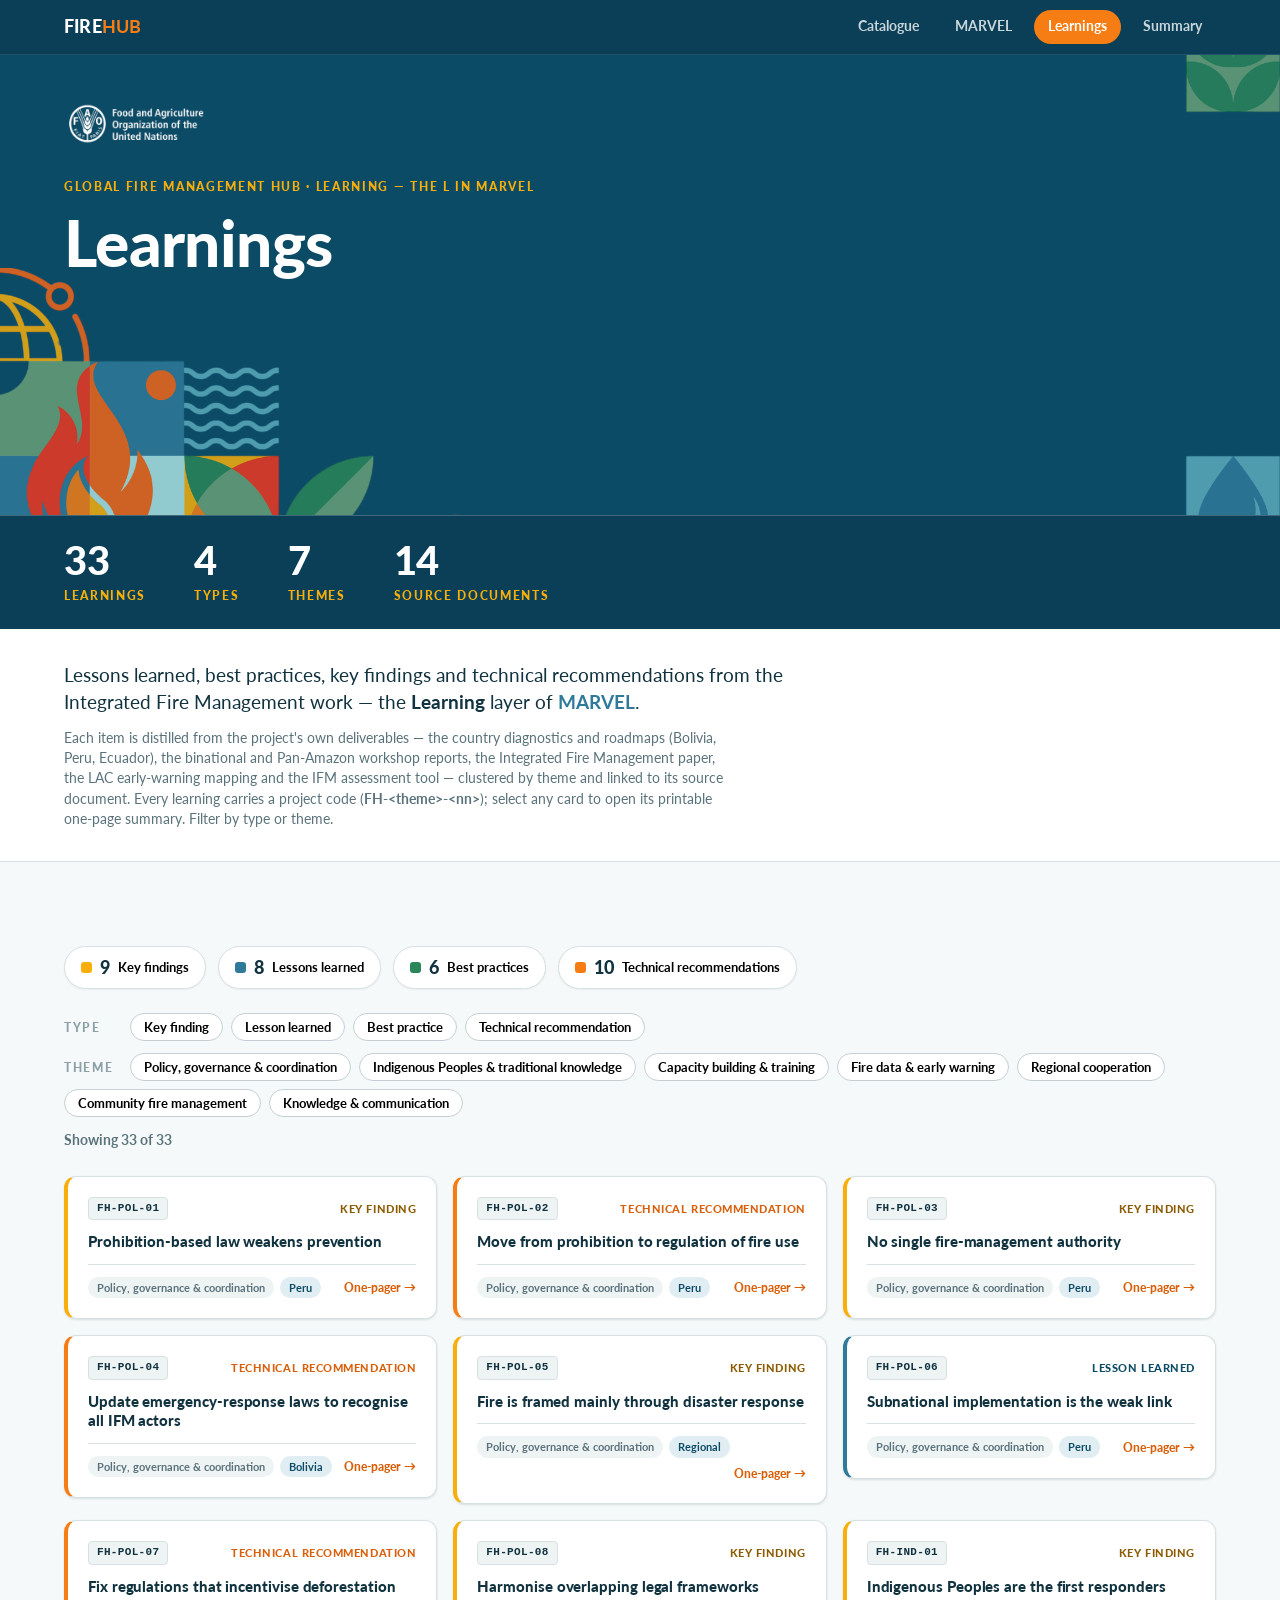
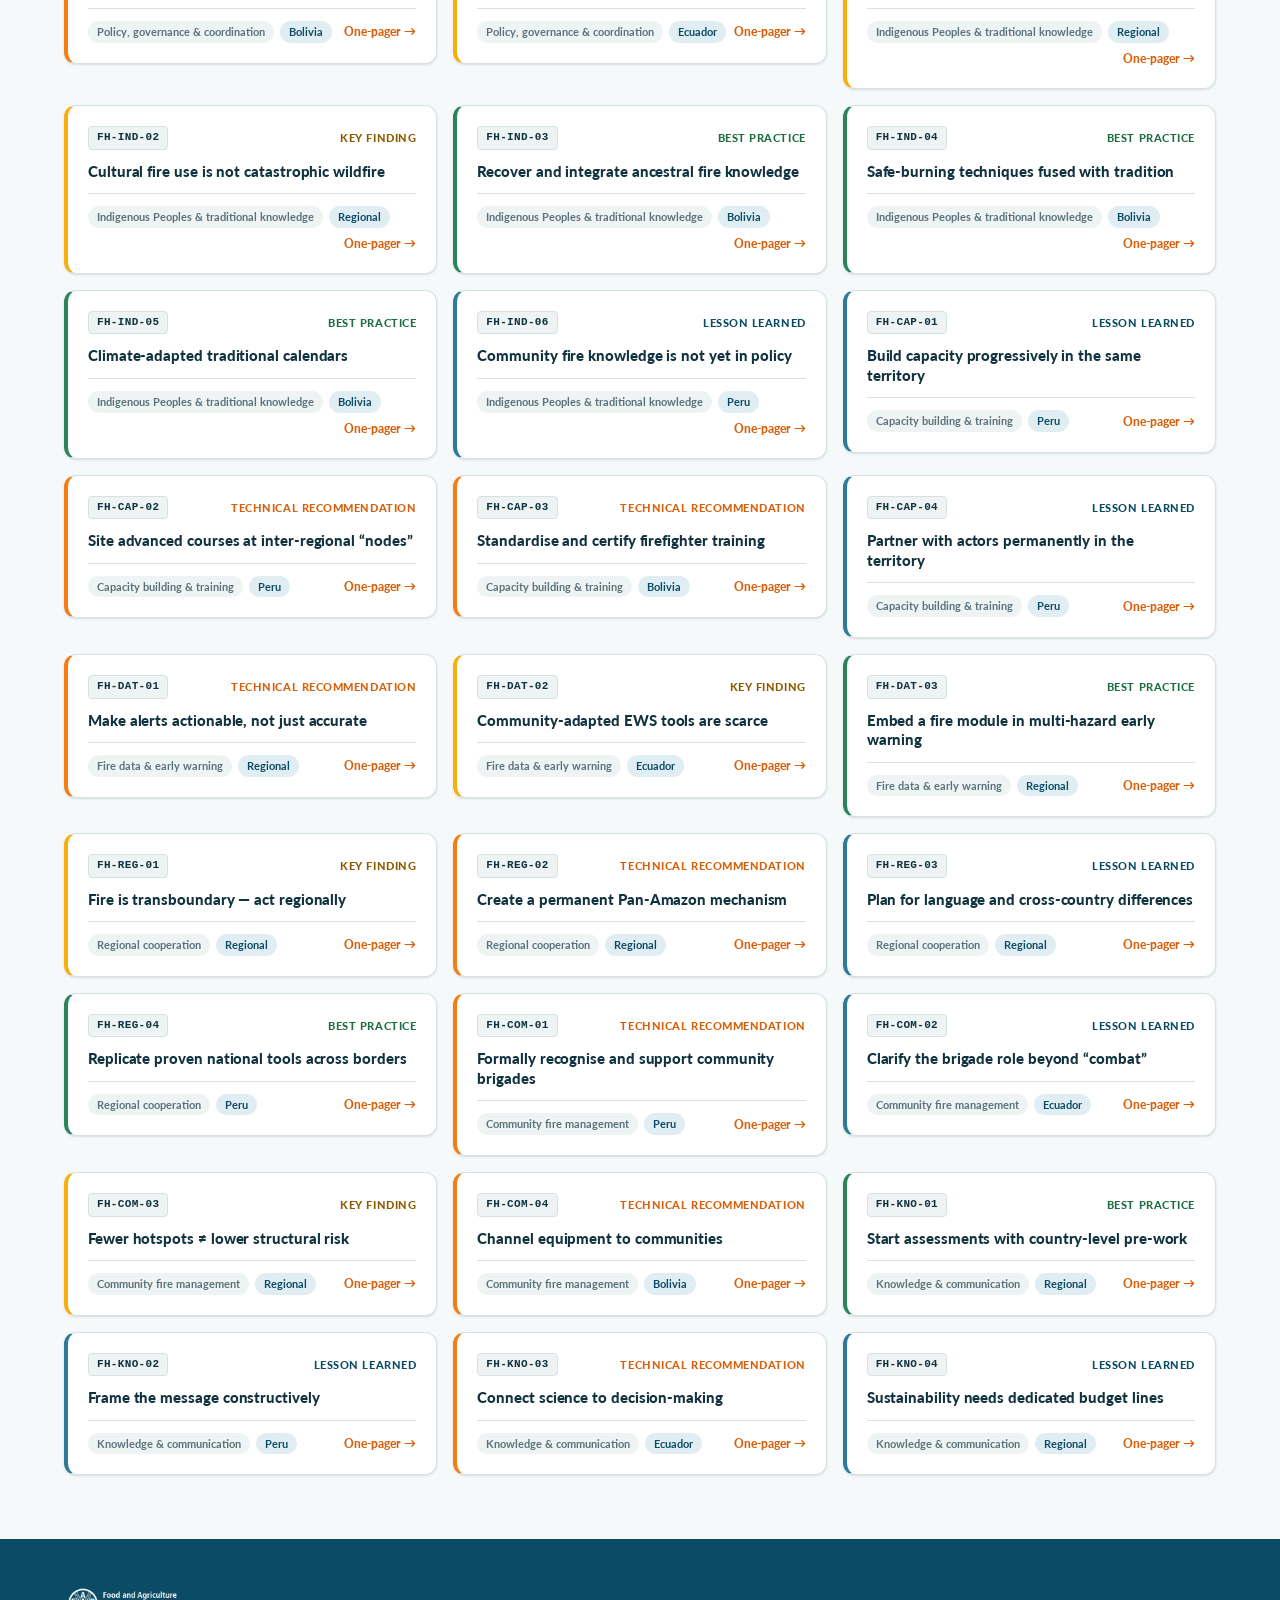
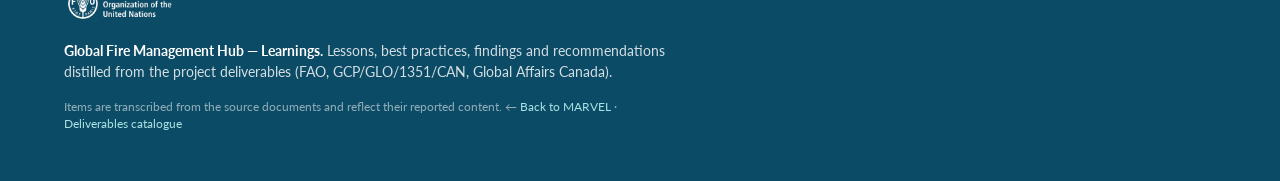
<file: learnings.html>
<!DOCTYPE html>
<html lang="en">
<head>
<meta charset="utf-8">
<meta name="viewport" content="width=device-width, initial-scale=1">
<title>Learnings — FireHub</title>
<meta name="description" content="Lessons learned, best practices, key findings and technical recommendations from the FAO Global Fire Management Hub IFM work — distilled from the project deliverables and linked to their sources.">
<link rel="stylesheet" href="resources/fire-hub-identity/css/styles.css">
<link rel="stylesheet" href="css/firehub.css">
<link rel="stylesheet" href="css/marvel.css">
<link rel="icon" href="data:image/svg+xml,%3Csvg xmlns='http://www.w3.org/2000/svg' viewBox='0 0 24 24'%3E%3Crect width='24' height='24' rx='3' fill='%230c4b66'/%3E%3Cpath fill='%23f67d14' d='M12 4.2c.9 3.5-2.6 4.4-2.6 7.8a2.6 2.6 0 0 0 5.2 0c0-.9-.4-1.7-.9-2.6 1.8.8 3.5 2.6 3.5 5.2a5.2 5.2 0 0 1-10.4 0c0-3.8 4.3-5.4 5.2-10.4Z'/%3E%3C/svg%3E">
</head>
<body>

<div class="topnav">
  <div class="page">
    <a class="wordmark" href="index.html">Fire<b>Hub</b></a>
    <nav>
      <a href="index.html">Catalogue</a>
      <a href="marvel.html">MARVEL</a>
      <a class="active" href="learnings.html">Learnings</a>
      <a href="executive-summary.html">Summary</a>
    </nav>
  </div>
</div>

<header class="masthead">
  <div class="hero">
    <div class="page">
      <img class="fao-logo" src="resources/fire-hub-identity/assets/identity/fao-logo-white.png"
           alt="Food and Agriculture Organization of the United Nations">
      <p class="eyebrow">Global Fire Management Hub · Learning — the L in MARVEL</p>
      <h1>Learnings</h1>
    </div>
  </div>
  <div class="kpis">
    <div class="page">
      <div class="kpi"><b>33</b><span>Learnings</span></div>
      <div class="kpi"><b>4</b><span>Types</span></div>
      <div class="kpi"><b>7</b><span>Themes</span></div>
      <div class="kpi"><b>14</b><span>Source documents</span></div>
    </div>
  </div>
</header>

<section class="intro">
  <div class="page">
    <p class="subtitle">Lessons learned, best practices, key findings and technical recommendations from the Integrated Fire Management work — the <strong>Learning</strong> layer of <a class="inl" href="marvel.html">MARVEL</a>.</p>
    <p class="lede">Each item is distilled from the project's own deliverables — the country diagnostics and roadmaps (Bolivia, Peru, Ecuador), the binational and Pan-Amazon workshop reports, the Integrated Fire Management paper, the LAC early-warning mapping and the IFM assessment tool — clustered by theme and linked to its source document. Every learning carries a project code (<strong>FH-&lt;theme&gt;-&lt;nn&gt;</strong>); select any card to open its printable one-page summary. Filter by type or theme.</p>
  </div>
</section>

<main class="section">
  <div class="page">
    <div class="learn-summary" id="learnSummary"></div>
    <div class="filterbar">
      <div class="filterrow" id="typeFilter"><span class="lbl">Type</span></div>
      <div class="filterrow" id="themeFilter"><span class="lbl">Theme</span></div>
      <div class="filterrow"><span class="lcount" id="learnCount"></span><button type="button" class="lreset" id="learnReset" hidden>Clear filters</button></div>
    </div>
    <div class="learngrid" id="learngrid"></div>
  </div>
</main>

<footer>
  <div class="page">
    <img class="fao-logo" src="resources/fire-hub-identity/assets/identity/fao-logo-white.png"
         alt="Food and Agriculture Organization of the United Nations">
    <p><strong>Global Fire Management Hub — Learnings.</strong>
      Lessons, best practices, findings and recommendations distilled from the project deliverables (FAO, GCP/GLO/1351/CAN, Global Affairs Canada).</p>
    <p class="note">Items are transcribed from the source documents and reflect their reported content. ← <a href="marvel.html" style="color:var(--color-aqua)">Back to MARVEL</a> · <a href="index.html" style="color:var(--color-aqua)">Deliverables catalogue</a></p>
  </div>
</footer>

<!-- A4 one-pager overlay (populated by learnings.js) -->
<div class="sheet-overlay" id="sheetOverlay" hidden>
  <div class="sheet-tools">
    <button type="button" class="sheet-tool print" id="sheetPrint">Print one-pager</button>
    <button type="button" class="sheet-tool close" id="sheetClose">Close ✕</button>
  </div>
  <article class="sheet" id="sheet" role="dialog" aria-modal="true" aria-label="Learning one-pager"></article>
</div>

<script src="learnings.js"></script>
</body>
</html>
</file>
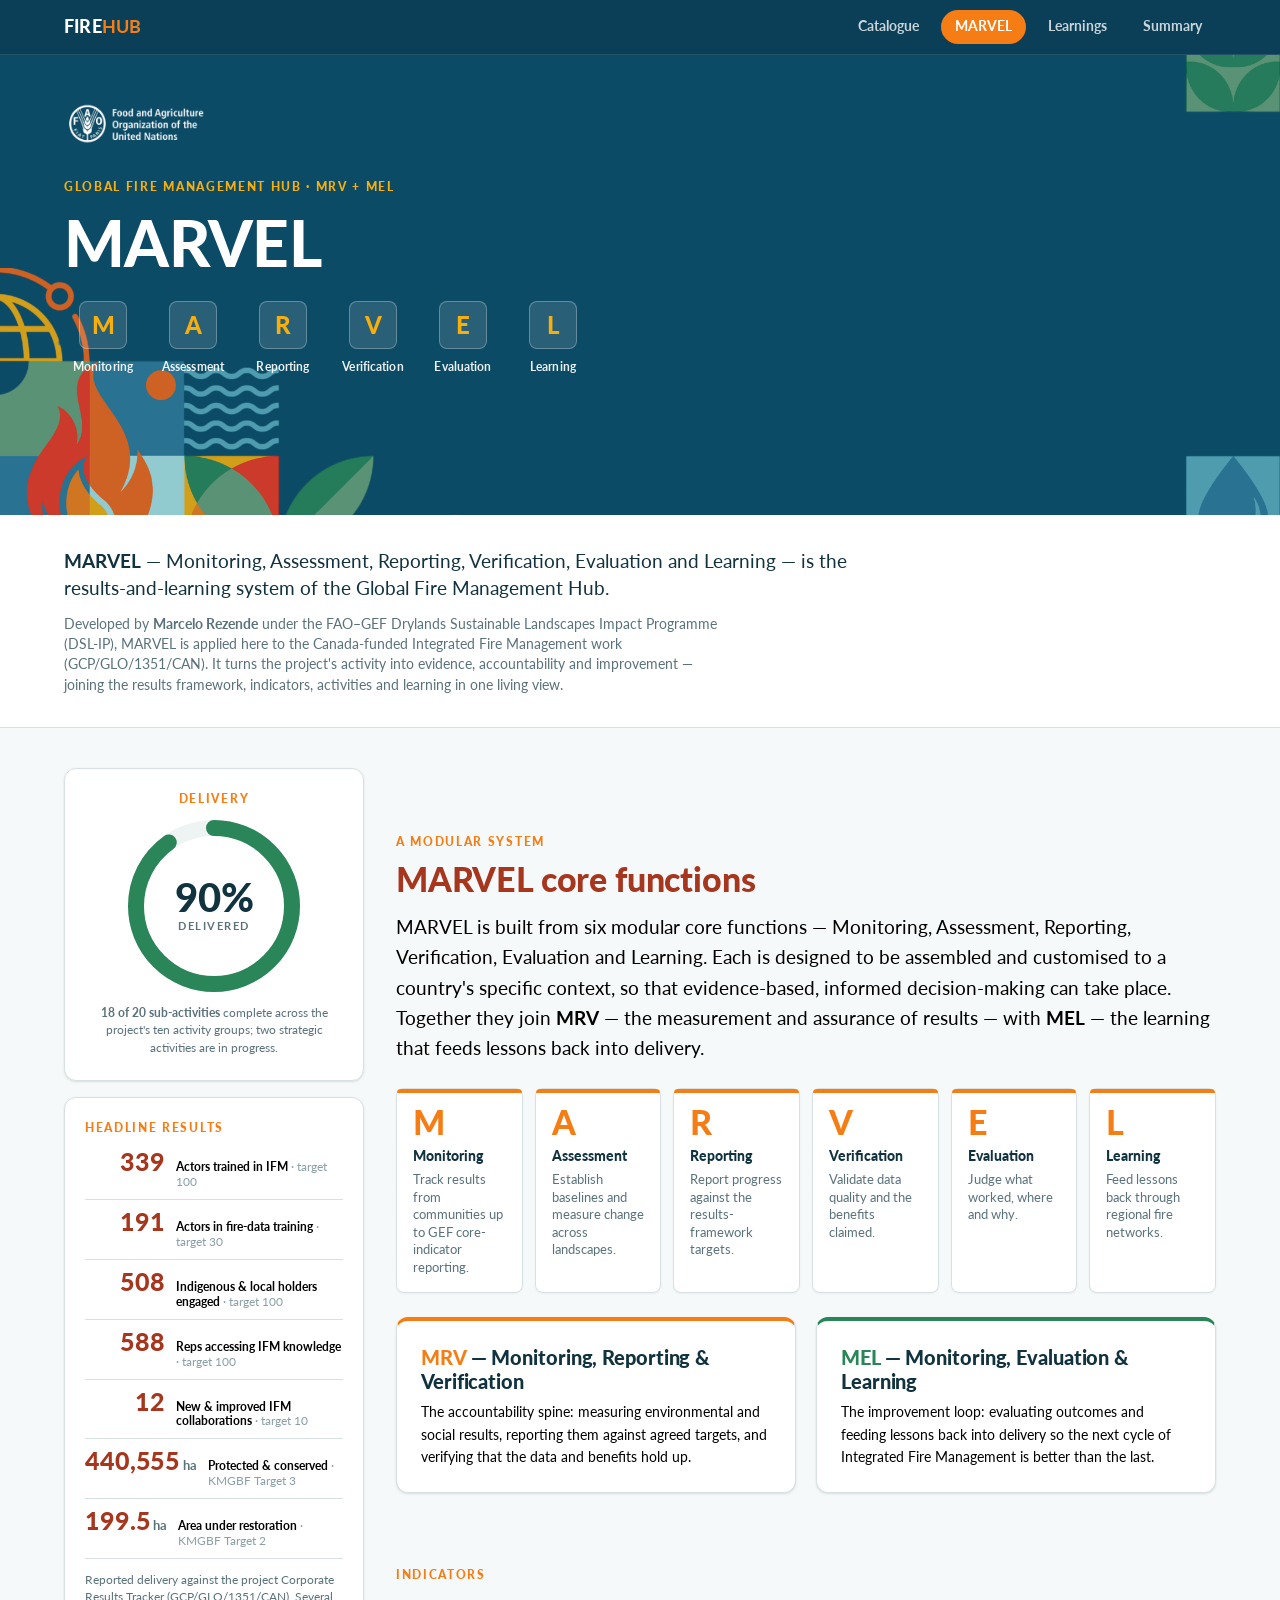
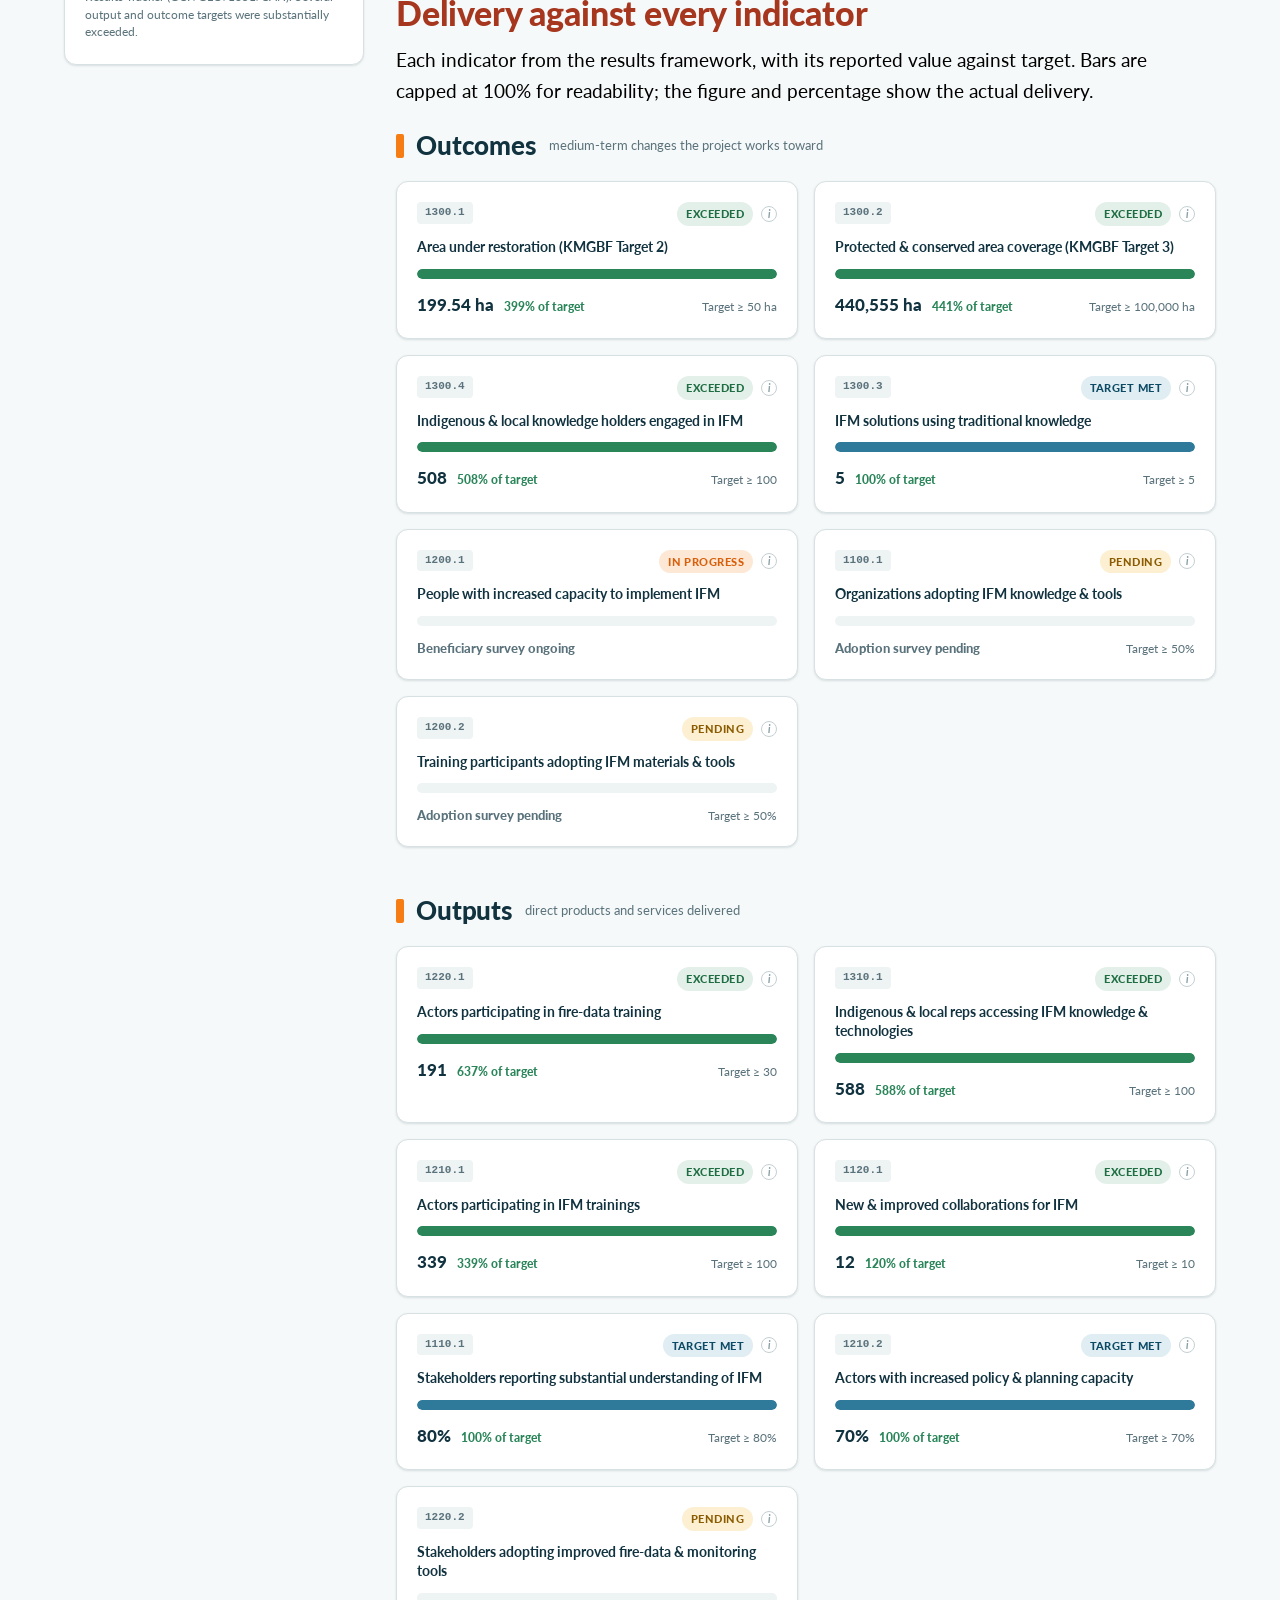
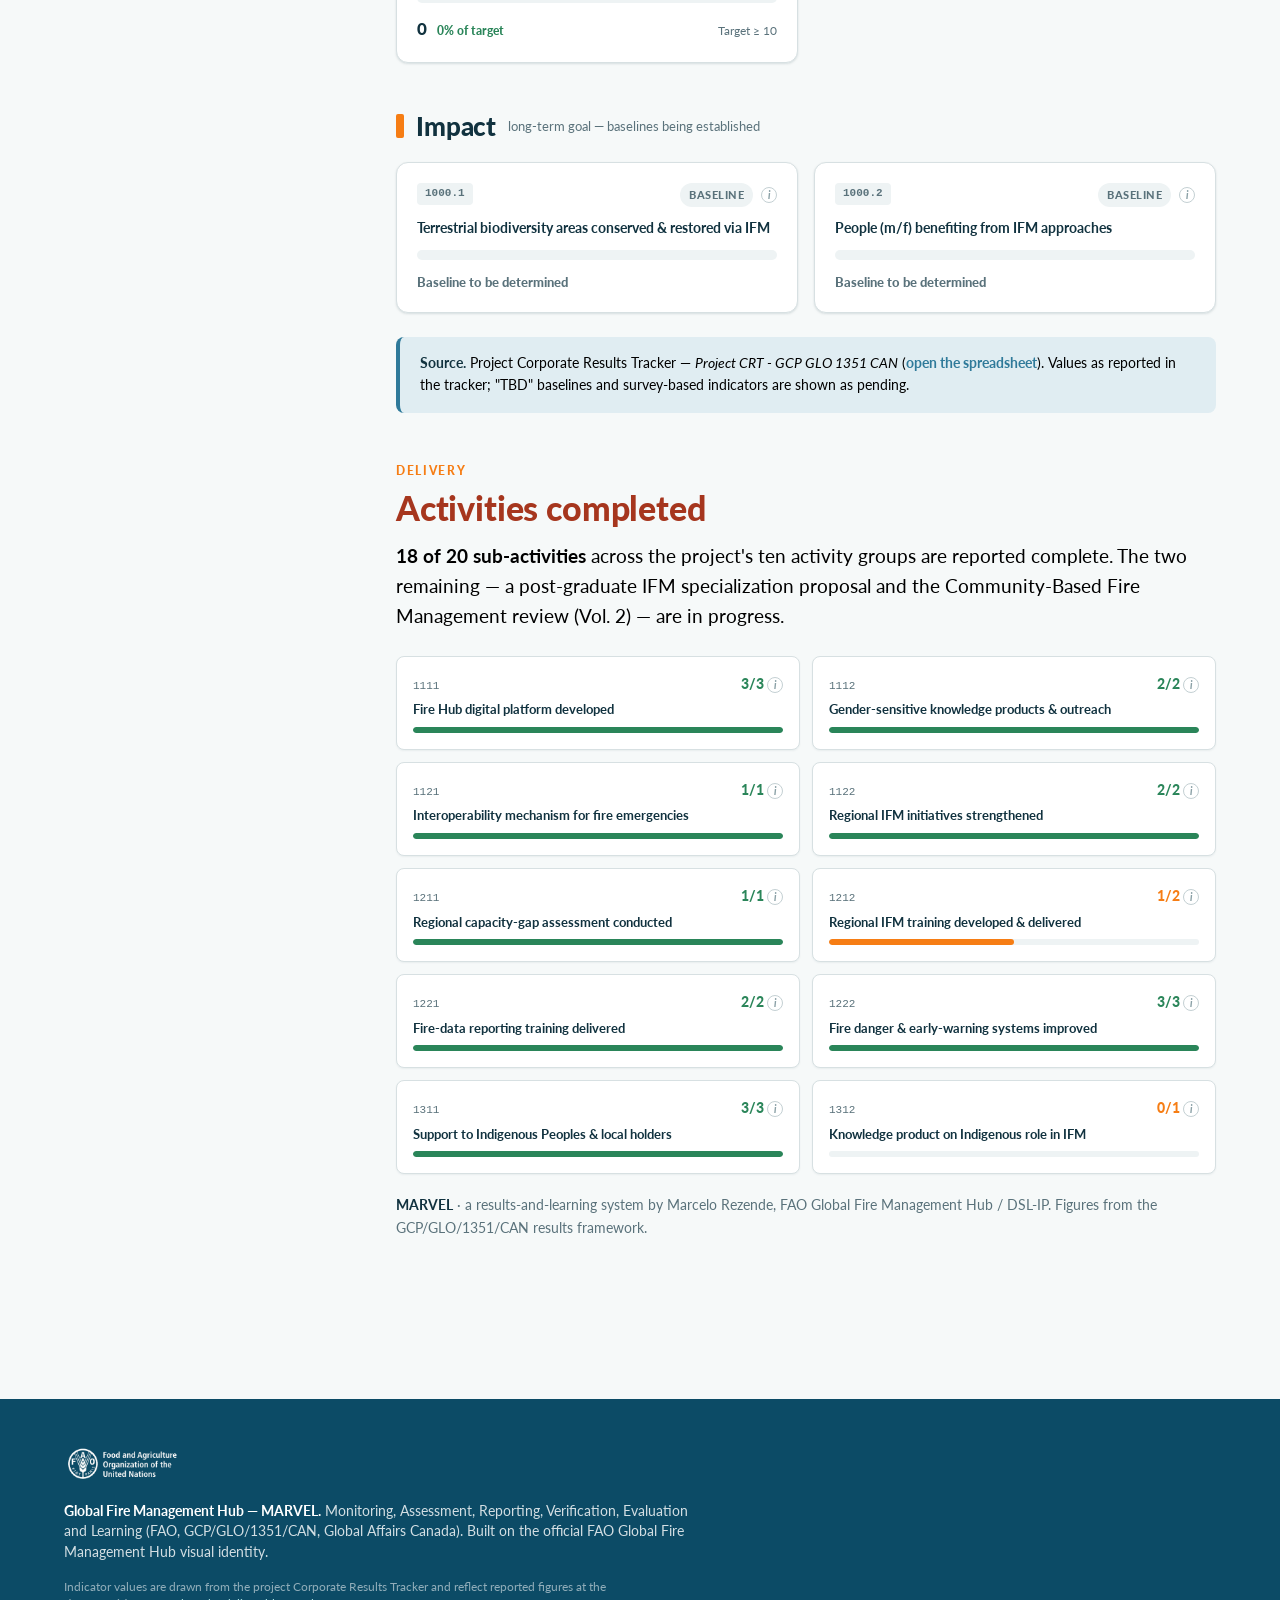
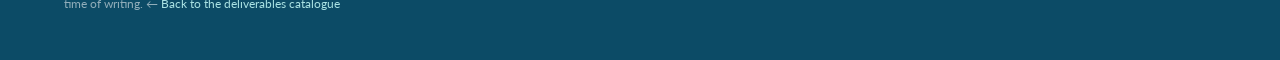
<file: marvel.html>
<!DOCTYPE html>
<html lang="en">
<head>
<meta charset="utf-8">
<meta name="viewport" content="width=device-width, initial-scale=1">
<title>MARVEL — FireHub results &amp; indicators</title>
<meta name="description" content="MARVEL — Monitoring, Assessment, Reporting, Verification, Evaluation and Learning — the results-and-learning system of the FAO Global Fire Management Hub, with the GCP/GLO/1351/CAN results-framework indicators.">
<link rel="stylesheet" href="resources/fire-hub-identity/css/styles.css">
<link rel="stylesheet" href="css/firehub.css">
<link rel="stylesheet" href="css/marvel.css">
<link rel="icon" href="data:image/svg+xml,%3Csvg xmlns='http://www.w3.org/2000/svg' viewBox='0 0 24 24'%3E%3Crect width='24' height='24' rx='3' fill='%230c4b66'/%3E%3Cpath fill='%23f67d14' d='M12 4.2c.9 3.5-2.6 4.4-2.6 7.8a2.6 2.6 0 0 0 5.2 0c0-.9-.4-1.7-.9-2.6 1.8.8 3.5 2.6 3.5 5.2a5.2 5.2 0 0 1-10.4 0c0-3.8 4.3-5.4 5.2-10.4Z'/%3E%3C/svg%3E">
</head>
<body>

<div class="topnav">
  <div class="page">
    <a class="wordmark" href="index.html">Fire<b>Hub</b></a>
    <nav>
      <a href="index.html">Catalogue</a>
      <a class="active" href="marvel.html">MARVEL</a>
      <a href="learnings.html">Learnings</a>
      <a href="executive-summary.html">Summary</a>
    </nav>
  </div>
</div>

<header class="masthead">
  <div class="hero">
    <div class="page">
      <img class="fao-logo" src="resources/fire-hub-identity/assets/identity/fao-logo-white.png"
           alt="Food and Agriculture Organization of the United Nations">
      <p class="eyebrow">Global Fire Management Hub · MRV + MEL</p>
      <h1>MARVEL</h1>
      <ul class="mcore" aria-label="MARVEL — Monitoring, Assessment, Reporting, Verification, Evaluation, Learning">
        <li><b>M</b><i>Monitoring</i></li>
        <li><b>A</b><i>Assessment</i></li>
        <li><b>R</b><i>Reporting</i></li>
        <li><b>V</b><i>Verification</i></li>
        <li><b>E</b><i>Evaluation</i></li>
        <li><b>L</b><i>Learning</i></li>
      </ul>
    </div>
  </div>
</header>

<section class="intro">
  <div class="page">
    <p class="subtitle"><strong>MARVEL</strong> — Monitoring, Assessment, Reporting, Verification, Evaluation and Learning — is the results-and-learning system of the Global Fire Management Hub.</p>
    <p class="lede">Developed by <strong>Marcelo Rezende</strong> under the FAO–GEF Drylands Sustainable Landscapes Impact Programme (DSL-IP), MARVEL is applied here to the Canada-funded Integrated Fire Management work (GCP/GLO/1351/CAN). It turns the project's activity into evidence, accountability and improvement — joining the results framework, indicators, activities and learning in one living view.</p>
  </div>
</section>

<!-- ===================== MARVEL DASHBOARD (rail + content) ===================== -->
<div class="mv-grid page">

  <!-- LEFT RAIL · HIGHLIGHTS -->
  <aside class="mv-rail">
    <div class="rail-card rail-gauge">
      <span class="kicker">Delivery</span>
      <div class="gauge" id="gauge"></div>
      <p class="rail-note"><strong>18 of 20 sub-activities</strong> complete across the project's ten activity groups; two strategic activities are in progress.</p>
    </div>
    <div class="rail-card">
      <span class="kicker">Headline results</span>
      <ul class="rail-stats">
        <li><b>339</b><span>Actors trained in IFM <em>· target 100</em></span></li>
        <li><b>191</b><span>Actors in fire-data training <em>· target 30</em></span></li>
        <li><b>508</b><span>Indigenous &amp; local holders engaged <em>· target 100</em></span></li>
        <li><b>588</b><span>Reps accessing IFM knowledge <em>· target 100</em></span></li>
        <li><b>12</b><span>New &amp; improved IFM collaborations <em>· target 10</em></span></li>
        <li><b>440,555<small> ha</small></b><span>Protected &amp; conserved <em>· KMGBF Target 3</em></span></li>
        <li><b>199.5<small> ha</small></b><span>Area under restoration <em>· KMGBF Target 2</em></span></li>
      </ul>
      <p class="rail-note">Reported delivery against the project Corporate Results Tracker (GCP/GLO/1351/CAN). Several output and outcome targets were substantially exceeded.</p>
    </div>
  </aside>

  <!-- RIGHT CONTENT · wide body -->
  <main class="mv-main">

    <section class="mv-sec">
      <span class="kicker">A modular system</span>
      <h2>MARVEL core functions</h2>
      <p class="lead">MARVEL is built from six modular core functions — Monitoring, Assessment, Reporting, Verification, Evaluation and Learning. Each is designed to be assembled and customised to a country's specific context, so that evidence-based, informed decision-making can take place. Together they join <strong>MRV</strong> — the measurement and assurance of results — with <strong>MEL</strong> — the learning that feeds lessons back into delivery.</p>
      <div class="flow">
        <div class="step"><div class="l">M</div><div class="t">Monitoring</div><p>Track results from communities up to GEF core-indicator reporting.</p></div>
        <div class="step"><div class="l">A</div><div class="t">Assessment</div><p>Establish baselines and measure change across landscapes.</p></div>
        <div class="step"><div class="l">R</div><div class="t">Reporting</div><p>Report progress against the results-framework targets.</p></div>
        <div class="step"><div class="l">V</div><div class="t">Verification</div><p>Validate data quality and the benefits claimed.</p></div>
        <div class="step"><div class="l">E</div><div class="t">Evaluation</div><p>Judge what worked, where and why.</p></div>
        <div class="step"><div class="l">L</div><div class="t">Learning</div><p>Feed lessons back through regional fire networks.</p></div>
      </div>
      <div class="twocol">
        <div class="facecard"><h3><span class="abbr">MRV</span> — Monitoring, Reporting &amp; Verification</h3><p>The accountability spine: measuring environmental and social results, reporting them against agreed targets, and verifying that the data and benefits hold up.</p></div>
        <div class="facecard mel"><h3><span class="abbr">MEL</span> — Monitoring, Evaluation &amp; Learning</h3><p>The improvement loop: evaluating outcomes and feeding lessons back into delivery so the next cycle of Integrated Fire Management is better than the last.</p></div>
      </div>
    </section>

    <section class="mv-sec">
      <span class="kicker">Indicators</span>
      <h2>Delivery against every indicator</h2>
      <p class="lead">Each indicator from the results framework, with its reported value against target. Bars are capped at 100% for readability; the figure and percentage show the actual delivery.</p>
      <div class="levelhead"><span class="bar"></span><h3>Outcomes</h3><span class="desc">medium-term changes the project works toward</span></div>
      <div class="indgrid" id="outcomes"></div>
      <div class="levelhead"><span class="bar"></span><h3>Outputs</h3><span class="desc">direct products and services delivered</span></div>
      <div class="indgrid" id="outputs"></div>
      <div class="levelhead"><span class="bar"></span><h3>Impact</h3><span class="desc">long-term goal — baselines being established</span></div>
      <div class="indgrid" id="impact"></div>
      <div class="srcnote">
        <b>Source.</b> Project Corporate Results Tracker — <em>Project CRT - GCP GLO 1351 CAN</em>
        (<a class="inl" href="GAC%20deliverables/Project%20CRT%20-%20GCP%20GLO%201351%20CAN.xlsx" download>open the spreadsheet</a>).
        Values as reported in the tracker; "TBD" baselines and survey-based indicators are shown as pending.
      </div>
    </section>

    <section class="mv-sec">
      <span class="kicker">Delivery</span>
      <h2>Activities completed</h2>
      <p class="lead"><strong>18 of 20 sub-activities</strong> across the project's ten activity groups are reported complete. The two remaining — a post-graduate IFM specialization proposal and the Community-Based Fire Management review (Vol. 2) — are in progress.</p>
      <div class="actgrid" id="activities"></div>
      <p class="credit"><b>MARVEL</b> · a results-and-learning system by Marcelo Rezende, FAO Global Fire Management Hub / DSL-IP. Figures from the GCP/GLO/1351/CAN results framework.</p>
    </section>

  </main>
</div>

<footer>
  <div class="page">
    <img class="fao-logo" src="resources/fire-hub-identity/assets/identity/fao-logo-white.png"
         alt="Food and Agriculture Organization of the United Nations">
    <p><strong>Global Fire Management Hub — MARVEL.</strong>
      Monitoring, Assessment, Reporting, Verification, Evaluation and Learning (FAO, GCP/GLO/1351/CAN, Global Affairs Canada).
      Built on the official FAO Global Fire Management Hub visual identity.</p>
    <p class="note">Indicator values are drawn from the project Corporate Results Tracker and reflect reported figures at the time of writing. ← <a href="index.html" style="color:var(--color-aqua)">Back to the deliverables catalogue</a></p>
  </div>
</footer>

<script>
(function () {
  const fmt = (n) => n.toLocaleString('en-US');
  const unitLabel = (v, u) => u === 'pct' ? v + '%' : u === 'ha' ? fmt(v) + ' ha' : fmt(v);

  // ---- indicators ----------------------------------------------------------
  // delivered/target in the indicator's own unit; status drives colour.
  const IND = {
    outcomes: [
      { code: '1300.1', title: 'Area under restoration (KMGBF Target 2)', unit: 'ha', target: 50, delivered: 199.54, status: 'exceeded' },
      { code: '1300.2', title: 'Protected & conserved area coverage (KMGBF Target 3)', unit: 'ha', target: 100000, delivered: 440555, status: 'exceeded' },
      { code: '1300.4', title: 'Indigenous & local knowledge holders engaged in IFM', unit: 'people', target: 100, delivered: 508, status: 'exceeded' },
      { code: '1300.3', title: 'IFM solutions using traditional knowledge', unit: 'count', target: 5, delivered: 5, status: 'met' },
      { code: '1200.1', title: 'People with increased capacity to implement IFM', unit: 'people', target: null, delivered: null, status: 'progress', note: 'Beneficiary survey ongoing' },
      { code: '1100.1', title: 'Organizations adopting IFM knowledge & tools', unit: 'pct', target: 50, delivered: null, status: 'pending', note: 'Adoption survey pending' },
      { code: '1200.2', title: 'Training participants adopting IFM materials & tools', unit: 'pct', target: 50, delivered: null, status: 'pending', note: 'Adoption survey pending' },
    ],
    outputs: [
      { code: '1220.1', title: 'Actors participating in fire-data training', unit: 'people', target: 30, delivered: 191, status: 'exceeded' },
      { code: '1310.1', title: 'Indigenous & local reps accessing IFM knowledge & technologies', unit: 'people', target: 100, delivered: 588, status: 'exceeded' },
      { code: '1210.1', title: 'Actors participating in IFM trainings', unit: 'people', target: 100, delivered: 339, status: 'exceeded' },
      { code: '1120.1', title: 'New & improved collaborations for IFM', unit: 'count', target: 10, delivered: 12, status: 'exceeded' },
      { code: '1110.1', title: 'Stakeholders reporting substantial understanding of IFM', unit: 'pct', target: 80, delivered: 80, status: 'met' },
      { code: '1210.2', title: 'Actors with increased policy & planning capacity', unit: 'pct', target: 70, delivered: 70, status: 'met' },
      { code: '1220.2', title: 'Stakeholders adopting improved fire-data & monitoring tools', unit: 'count', target: 10, delivered: 0, status: 'pending' },
    ],
    impact: [
      { code: '1000.1', title: 'Terrestrial biodiversity areas conserved & restored via IFM', unit: 'pct', target: null, delivered: null, status: 'baseline', note: 'Baseline to be determined' },
      { code: '1000.2', title: 'People (m/f) benefiting from IFM approaches', unit: 'people', target: null, delivered: null, status: 'baseline', note: 'Baseline to be determined' },
    ],
  };
  const BADGE = { exceeded: ['st-exceeded', 'Exceeded'], met: ['st-met', 'Target met'], progress: ['st-progress', 'In progress'], pending: ['st-pending', 'Pending'], baseline: ['st-baseline', 'Baseline'] };
  const FILL = { exceeded: '', met: 'met', progress: 'progress', pending: 'pending', baseline: 'pending' };
  const CRT = 'Project CRT - GCP GLO 1351 CAN.xlsx';
  const SHEET = { outcomes: 'Outcomes', outputs: 'Outputs', impact: 'Impact' };

  function indCard(d, lvl) {
    const [bClass, bText] = BADGE[d.status];
    const tip = `Where to find this — ${CRT} → ${SHEET[lvl]} sheet · indicator ${d.code} · Delivered vs Target columns`;
    const hasNum = d.delivered != null && d.target != null;
    const pct = hasNum ? Math.round((d.delivered / d.target) * 100) : (d.delivered === 0 ? 0 : null);
    const width = pct == null ? 0 : Math.min(100, pct);
    let metaLeft, metaRight;
    if (d.delivered != null) {
      const pctTxt = pct != null ? `<span class="pctlbl">${pct}% of target</span>` : '';
      metaLeft = `<span class="delivered">${unitLabel(d.delivered, d.unit)} ${pctTxt}</span>`;
      metaRight = d.target != null ? `<span class="target">Target ≥ ${unitLabel(d.target, d.unit)}</span>` : '';
    } else {
      metaLeft = `<span class="delivered" style="font-size:13px;color:var(--text-muted)">${d.note || '—'}</span>`;
      metaRight = d.target != null ? `<span class="target">Target ≥ ${unitLabel(d.target, d.unit)}</span>` : '';
    }
    return `<div class="ind has-tip" data-tip="${tip}">
      <div class="ind-top"><span class="code">${d.code}</span><span class="ind-right"><span class="badge-st ${bClass}">${bText}</span><span class="srchint" aria-hidden="true">i</span></span></div>
      <div class="title">${d.title}</div>
      <div class="pbar"><div class="pfill ${FILL[d.status]}" style="width:${width}%"></div></div>
      <div class="pmeta">${metaLeft}${metaRight}</div>
    </div>`;
  }
  for (const lvl of ['outcomes', 'outputs', 'impact']) {
    document.getElementById(lvl).innerHTML = IND[lvl].map((d) => indCard(d, lvl)).join('');
  }

  // ---- activity gauge ------------------------------------------------------
  const groups = [
    { code: '1111', name: 'Fire Hub digital platform developed', total: 3, done: 3 },
    { code: '1112', name: 'Gender-sensitive knowledge products & outreach', total: 2, done: 2 },
    { code: '1121', name: 'Interoperability mechanism for fire emergencies', total: 1, done: 1 },
    { code: '1122', name: 'Regional IFM initiatives strengthened', total: 2, done: 2 },
    { code: '1211', name: 'Regional capacity-gap assessment conducted', total: 1, done: 1 },
    { code: '1212', name: 'Regional IFM training developed & delivered', total: 2, done: 1 },
    { code: '1221', name: 'Fire-data reporting training delivered', total: 2, done: 2 },
    { code: '1222', name: 'Fire danger & early-warning systems improved', total: 3, done: 3 },
    { code: '1311', name: 'Support to Indigenous Peoples & local holders', total: 3, done: 3 },
    { code: '1312', name: 'Knowledge product on Indigenous role in IFM', total: 1, done: 0 },
  ];
  const totDone = groups.reduce((s, g) => s + g.done, 0);
  const totAll = groups.reduce((s, g) => s + g.total, 0);
  const gp = Math.round((totDone / totAll) * 100);
  const R = 78, C = 2 * Math.PI * R;
  const gaugeEl = document.getElementById('gauge');
  gaugeEl.classList.add('has-tip');
  gaugeEl.dataset.tip = `Where to find this — ${CRT} → Activities sheet · Progress (%) column · ${totDone} of ${totAll} sub-activities complete`;
  gaugeEl.innerHTML =
    `<svg width="172" height="172" viewBox="0 0 172 172">
       <circle class="track" cx="86" cy="86" r="${R}"></circle>
       <circle class="val" cx="86" cy="86" r="${R}" stroke-dasharray="${C}" stroke-dashoffset="${C * (1 - gp / 100)}"></circle>
     </svg><div class="pct"><b>${gp}%</b><span>Delivered</span></div>`;

  document.getElementById('activities').innerHTML = groups.map((g) => {
    const partial = g.done < g.total;
    const w = Math.round((g.done / g.total) * 100);
    const tip = `Where to find this — ${CRT} → Activities sheet · activity ${g.code} · Progress (%) column (${g.done}/${g.total} sub-activities complete)`;
    return `<div class="act has-tip" data-tip="${tip}">
      <div class="h"><span class="code">${g.code}</span><span class="frac ${partial ? 'partial' : ''}">${g.done}/${g.total} <span class="srchint" aria-hidden="true">i</span></span></div>
      <div class="name">${g.name}</div>
      <div class="mini"><i class="${partial ? 'partial' : ''}" style="width:${w}%"></i></div>
    </div>`;
  }).join('');

  // ---- traceability tooltips — work on hover (mouse) AND tap (touch) --------
  const pop = document.createElement('div');
  pop.className = 'tip-pop';
  pop.setAttribute('role', 'tooltip');
  pop.hidden = true;
  document.body.appendChild(pop);
  let current = null;

  function showTip(el) {
    const tip = el.getAttribute('data-tip');
    if (!tip) return;
    pop.textContent = tip;
    pop.hidden = false;
    current = el;
    const r = el.getBoundingClientRect();
    const pr = pop.getBoundingClientRect();
    let left = r.left + r.width / 2 - pr.width / 2;
    left = Math.max(8, Math.min(left, window.innerWidth - pr.width - 8));
    let top = r.top - pr.height - 10;
    pop.classList.remove('below');
    if (top < 8) { top = r.bottom + 10; pop.classList.add('below'); }
    const ax = Math.max(14, Math.min(r.left + r.width / 2 - left, pr.width - 14));
    pop.style.setProperty('--ax', ax + 'px');
    pop.style.left = (left + window.scrollX) + 'px';
    pop.style.top = (top + window.scrollY) + 'px';
  }
  function hideTip() { pop.hidden = true; current = null; }

  // tap / click — toggle (works everywhere, including touch)
  document.addEventListener('click', (e) => {
    const el = e.target.closest('.has-tip');
    if (el) { current === el ? hideTip() : showTip(el); }
    else { hideTip(); }
  });
  // hover — only on devices that actually support it
  if (window.matchMedia('(hover: hover)').matches) {
    document.addEventListener('pointerover', (e) => {
      if (e.pointerType && e.pointerType !== 'mouse') return;
      const el = e.target.closest('.has-tip');
      if (el && el !== current) showTip(el);
    });
    document.addEventListener('pointerout', (e) => {
      if (e.pointerType && e.pointerType !== 'mouse') return;
      const el = e.target.closest('.has-tip');
      if (el && !el.contains(e.relatedTarget)) hideTip();
    });
  }
  window.addEventListener('scroll', hideTip, true);
  window.addEventListener('resize', hideTip);
  document.addEventListener('keydown', (e) => { if (e.key === 'Escape') hideTip(); });
})();
</script>

</body>
</html>
</file>
<file: resources/fire-hub-identity/css/styles.css>
/* ==========================================================================
   FAO Fire Hub — Design System
   Global stylesheet entry point. Consumers link THIS file only.
   Import order: fonts → tokens → base element styles.
   ========================================================================== */
@import url('tokens/fonts.css');
@import url('tokens/colors.css');
@import url('tokens/typography.css');
@import url('tokens/spacing.css');
@import url('tokens/effects.css');
@import url('tokens/base.css');
@import url('components.css');
</file>
<file: css/firehub.css>
/* ============================================================================
   FireHub — GAC deliverables catalogue: layout layer.
   The official FAO Global Fire Management Hub identity is linked first
   (resources/fire-hub-identity/css/styles.css) — fonts, tokens, base, .fh-*.
   This file adds ONLY catalogue-specific layout and references the brand tokens
   via var(--*). Per AGENTS.md: use the tokens, never hard-code hex.
   ========================================================================== */

/* file-type → on-brand accent colours (used for the card accent bar + badge) */
:root{
  --t-pdf:   var(--color-flame-red);
  --t-word:  var(--color-petrol-blue);
  --t-excel: var(--color-forest);
  --t-ppt:   var(--color-flame-orange);
  --t-file:  var(--color-slate);
}

.page{ max-width:1200px; margin:0 auto; padding:0 var(--gutter); }

/* -------------------------------------------------------------- Top nav bar */
.topnav{ background:var(--surface-dark-2); color:#fff; border-bottom:1px solid rgba(255,255,255,.10); }
.topnav .page{ display:flex; align-items:center; justify-content:space-between; gap:var(--space-4); padding-top:10px; padding-bottom:10px; }
.topnav .wordmark{ font-family:var(--font-display); font-weight:var(--weight-black); font-size:18px; letter-spacing:.01em; color:#fff; text-transform:uppercase; }
.topnav .wordmark b{ color:var(--color-orange); }
.topnav nav{ display:flex; gap:var(--space-2); }
.topnav nav a{ font-family:var(--font-sans); font-weight:var(--weight-bold); font-size:13.5px; color:rgba(255,255,255,.78); padding:6px 14px; border-radius:var(--radius-pill); }
.topnav nav a:hover{ color:#fff; background:rgba(255,255,255,.10); text-decoration:none; }
.topnav nav a.active{ color:#fff; background:var(--accent); }

/* ----------------------------------------------------------------- Masthead */
.masthead{ background:var(--surface-dark); color:#fff; }
.hero{
  background:var(--surface-dark) url('../resources/fire-hub-identity/assets/backgrounds/deck-bg-dark-clean.png') center / cover no-repeat;
  min-height:clamp(360px, 36vw, 460px);
}
.hero .page{ padding-top:var(--space-12); padding-bottom:var(--space-16); }
.fao-logo{ height:42px; width:auto; display:block; margin-bottom:var(--space-8); }
.eyebrow{
  position:relative; font-family:var(--font-sans); font-weight:var(--weight-black);
  font-size:var(--text-overline); letter-spacing:var(--tracking-overline);
  text-transform:uppercase; color:var(--color-gold); margin:0;
}
.masthead h1{
  position:relative; color:#fff; font-family:var(--font-display); font-weight:var(--weight-black);
  font-size:clamp(34px, 5vw, var(--text-display)); line-height:var(--leading-tight);
  letter-spacing:var(--tracking-display); margin:var(--space-3) 0 0; max-width:18ch;
}

/* light intro band — descriptive copy lives here, off the busy hero artwork */
.intro{ background:var(--surface-card); border-bottom:1px solid var(--border-subtle); }
.intro .page{ padding-top:var(--space-8); padding-bottom:var(--space-8); }
.intro .subtitle{ color:var(--text-strong); font-weight:var(--weight-regular); font-size:var(--text-lead); line-height:var(--leading-normal); max-width:72ch; margin:0; }
.intro .lede{ color:var(--text-muted); font-size:var(--text-sm); line-height:var(--leading-normal); max-width:84ch; margin:var(--space-3) 0 0; }

/* KPI band — white stats + gold overlines on a darker petrol step */
.kpis{ background:var(--surface-dark-2); border-top:1px solid var(--border-ondark); }
.kpis .page{ display:flex; flex-wrap:wrap; gap:var(--space-12); padding-top:var(--space-6); padding-bottom:var(--space-6); }
.kpi b{ display:block; font-weight:var(--weight-black); font-size:40px; line-height:1; color:#fff; letter-spacing:var(--tracking-tight); }
.kpi span{ display:block; margin-top:6px; font-size:var(--text-xs); font-weight:var(--weight-black); letter-spacing:var(--tracking-overline); text-transform:uppercase; color:var(--color-gold); }

/* ------------------------------------------------------------------ Toolbar */
.toolbar{ position:sticky; top:0; z-index:20; background:rgba(246,249,249,.93); backdrop-filter:blur(8px); border-bottom:1px solid var(--border-subtle); }
.toolbar .page{ padding-top:var(--space-3); padding-bottom:var(--space-3); display:flex; flex-direction:column; gap:var(--space-3); }
.searchwrap{ display:flex; align-items:center; gap:var(--space-4); flex-wrap:wrap; }
.search{
  flex:1 1 320px; min-width:240px; display:flex; align-items:center; gap:var(--space-2);
  background:var(--surface-card); border:1px solid var(--border-default); border-radius:var(--radius-sm); padding:9px var(--space-3);
  transition:border-color var(--duration-fast) var(--ease-standard), box-shadow var(--duration-fast) var(--ease-standard);
}
.search:focus-within{ border-color:var(--color-petrol-blue); box-shadow:var(--focus-ring); }
.search input{ border:0; outline:0; flex:1; background:transparent; font-family:var(--font-sans); font-size:15px; color:var(--text-strong); }
.search input::placeholder{ color:var(--text-faint); }
.search svg{ width:18px; height:18px; color:var(--text-muted); flex:none; }
.count-readout{ font-size:var(--text-sm); font-weight:var(--weight-bold); color:var(--text-muted); white-space:nowrap; }
.reset{
  font-family:var(--font-sans); font-size:13px; font-weight:var(--weight-bold); cursor:pointer; white-space:nowrap;
  border:1px solid var(--border-default); background:var(--surface-card); color:var(--accent-press);
  padding:7px 14px; border-radius:var(--radius-sm);
  transition:background var(--duration-fast) var(--ease-standard), border-color var(--duration-fast) var(--ease-standard);
}
.reset:hover{ background:var(--status-danger-soft); border-color:var(--accent); }
.reset:focus-visible{ outline:none; box-shadow:var(--focus-ring); }

.filters{ display:flex; flex-direction:column; gap:var(--space-3); }
.chips{ display:flex; flex-wrap:wrap; gap:var(--space-2); align-items:center; }
.chips .lbl{ font-size:var(--text-overline); font-weight:var(--weight-black); letter-spacing:var(--tracking-overline); text-transform:uppercase; color:var(--text-faint); margin-right:2px; }
.chip{
  font-family:var(--font-sans); font-size:13px; font-weight:var(--weight-bold); cursor:pointer; user-select:none;
  border:1px solid var(--border-default); background:var(--surface-card); color:var(--text-body);
  padding:5px 14px; border-radius:var(--radius-pill);
  transition:background var(--duration-fast) var(--ease-standard), border-color var(--duration-fast) var(--ease-standard), color var(--duration-fast) var(--ease-standard);
}
.chip:hover{ background:var(--color-cloud); border-color:var(--color-petrol); }
.chip:focus-visible{ outline:none; box-shadow:var(--focus-ring); }
.chip[aria-pressed="true"]{ background:var(--accent); border-color:var(--accent); color:#fff; }
.chip[aria-pressed="true"]:hover{ background:var(--accent-hot); border-color:var(--accent-hot); }

/* Filters toggle — only shown on narrow screens (see media query) */
.filtertoggle{
  display:none; align-items:center; gap:7px; white-space:nowrap; cursor:pointer;
  font-family:var(--font-sans); font-size:13px; font-weight:var(--weight-bold);
  border:1px solid var(--border-default); background:var(--surface-card); color:var(--text-body);
  padding:7px 14px; border-radius:var(--radius-sm);
  transition:background var(--duration-fast) var(--ease-standard), border-color var(--duration-fast) var(--ease-standard);
}
.filtertoggle svg{ width:16px; height:16px; flex:none; }
.filtertoggle:focus-visible{ outline:none; box-shadow:var(--focus-ring); }
.filtertoggle .fcount{
  font-size:11px; font-weight:var(--weight-black); line-height:1; color:#fff; background:var(--accent);
  border-radius:var(--radius-pill); padding:2px 7px; min-width:18px; text-align:center;
}

/* ------------------------------------------------------------------ Catalog */
main{ padding:var(--space-16) 0 var(--space-24); }
.cat{ margin-bottom:var(--space-16); scroll-margin-top:120px; }
.cat-head{ display:flex; align-items:center; gap:var(--space-3); margin-bottom:var(--space-6); }
.cat-head .bar{ width:var(--space-2); height:26px; background:var(--accent); border-radius:2px; flex:none; }
.cat-head h2{ font-family:var(--font-display); font-weight:var(--weight-black); font-size:var(--text-h3); color:var(--text-heading); margin:0; line-height:1; }
.cat-head .n{ font-size:var(--text-sm); font-weight:var(--weight-black); color:#fff; background:var(--color-petrol); border-radius:var(--radius-pill); padding:2px 10px; }

.grid{ display:grid; grid-template-columns:repeat(auto-fill, minmax(330px,1fr)); gap:var(--space-4); }

/* document card — .fh-card with the signature left accent bar coloured by type */
.doc{
  display:flex; gap:var(--space-3); align-items:flex-start; text-decoration:none;
  background:var(--surface-card); border:1px solid var(--border-subtle); border-left:var(--border-accent) solid var(--t-file);
  border-radius:var(--radius-lg); padding:var(--space-4); box-shadow:var(--shadow-sm);
  transition:box-shadow var(--duration-base) var(--ease-standard), transform var(--duration-base) var(--ease-standard), border-color var(--duration-base) var(--ease-standard);
}
.doc:hover{ box-shadow:var(--shadow-lg); transform:translateY(-2px); text-decoration:none; border-color:var(--border-default); }
.doc.PDF{ border-left-color:var(--t-pdf); } .doc.Word{ border-left-color:var(--t-word); }
.doc.Excel{ border-left-color:var(--t-excel); } .doc.PowerPoint{ border-left-color:var(--t-ppt); }

.badge{
  flex:none; width:46px; height:46px; border-radius:var(--radius-sm); display:flex; align-items:center; justify-content:center;
  color:#fff; font-weight:var(--weight-black); font-size:11px; letter-spacing:.02em; background:var(--t-file);
}
.badge.PDF{ background:var(--t-pdf); } .badge.Word{ background:var(--t-word); }
.badge.Excel{ background:var(--t-excel); } .badge.PowerPoint{ background:var(--t-ppt); }

.doc .meta{ min-width:0; flex:1; }
.doc .title{ font-family:var(--font-sans); font-weight:var(--weight-bold); font-size:14.5px; line-height:1.35; color:var(--text-strong); word-break:break-word; }
.doc .sub{ font-size:var(--text-xs); color:var(--text-muted); margin-top:6px; display:flex; flex-wrap:wrap; gap:6px; align-items:center; }
.doc .sub .type{ font-weight:var(--weight-black); color:var(--text-body); text-transform:uppercase; letter-spacing:.04em; }
.tag{ font-size:11px; font-weight:var(--weight-bold); padding:1px 9px; border-radius:var(--radius-pill); background:var(--color-cloud); color:var(--text-body); }
.tag.dup{ background:var(--status-warning-soft); color:#8a5b00; }
.dot{ color:var(--text-faint); }

.empty{ color:var(--text-muted); text-align:center; padding:var(--space-24) 0; font-size:15px; }

/* ------------------------------------------------------------------- Footer */
footer{ background:var(--surface-dark); color:rgba(255,255,255,.82); }
footer .page{ padding-top:var(--space-12); padding-bottom:var(--space-12); }
footer .fao-logo{ height:34px; margin-bottom:var(--space-5); }
footer p{ max-width:80ch; font-size:var(--text-sm); line-height:var(--leading-normal); }
footer strong{ color:#fff; }
footer code{ color:var(--color-aqua); }
footer .note{ margin-top:var(--space-4); color:rgba(255,255,255,.55); font-size:var(--text-xs); }

@media (max-width:640px){
  .grid{ grid-template-columns:1fr; }
  .kpis .page{ gap:var(--space-8); }
  .kpi b{ font-size:32px; }

  /* Keep the top nav from forcing the page wider than the phone: let the
     links scroll within the bar instead of overflowing the viewport */
  .topnav .page{ gap:var(--space-3); }
  .topnav nav{ min-width:0; overflow-x:auto; -webkit-overflow-scrolling:touch; scrollbar-width:none; }
  .topnav nav::-webkit-scrollbar{ display:none; }

  /* Collapse the filter chips behind a toggle so the sticky bar stays compact */
  .filtertoggle{ display:inline-flex; }
  .searchwrap{ gap:var(--space-2); }
  .search{ flex:1 1 160px; min-width:0; }
  .count-readout{ flex-basis:100%; order:3; }
  .filters{ display:none; }
  .toolbar.filters-open .filters{
    display:flex; max-height:56vh; overflow-y:auto;
    margin-top:var(--space-1); padding-top:var(--space-3);
    border-top:1px solid var(--border-subtle);
    -webkit-overflow-scrolling:touch;
  }
}
</file>
<file: css/es.css>
/* ============================================================================
   FireHub — Terminal Executive Summary (donor report).
   Print-ready A4 pages on the FAO Global Fire Management Hub identity.
   Link order: resources/fire-hub-identity/css/styles.css  +  this file.
   Screen: sheets float on a grey deck. Print/PDF: one A4 page per .sheet.
   ========================================================================== */

.report{ background:#46606a; padding:24px 0; }
body{ background:#46606a; }

/* ---- A4 sheet ------------------------------------------------------------- */
.sheet{
  width:210mm; min-height:297mm; background:#fff; margin:0 auto 14px; padding:17mm 16mm 16mm;
  box-shadow:0 6px 24px rgba(0,0,0,.35); position:relative; overflow:hidden; box-sizing:border-box;
  display:flex; flex-direction:column;
}
.sheet.bleed{ padding:0; }
.sheet > .pad{ padding:17mm 16mm 16mm; flex:1; display:flex; flex-direction:column; box-sizing:border-box; }
.fill{ flex:1; }

/* running header / footer */
.runhead{ display:flex; align-items:center; justify-content:space-between; border-bottom:2px solid var(--color-petrol); padding-bottom:6px; margin-bottom:10mm; }
.runhead .rh-l{ font-family:var(--font-sans); font-weight:900; font-size:10px; letter-spacing:.12em; text-transform:uppercase; color:var(--color-petrol); }
.runhead .rh-r{ font-family:var(--font-sans); font-size:9.5px; color:var(--text-muted); letter-spacing:.04em; }
.pg-foot{ position:absolute; left:16mm; right:16mm; bottom:9mm; display:flex; justify-content:space-between; align-items:center; font-family:var(--font-sans); font-size:9px; color:var(--text-faint); border-top:1px solid var(--border-subtle); padding-top:5px; }
.pg-foot b{ color:var(--color-orange); }

/* ---- type ----------------------------------------------------------------- */
.es-kicker{ font-family:var(--font-sans); font-weight:900; font-size:11px; letter-spacing:.16em; text-transform:uppercase; color:var(--accent); margin:0 0 6px; }
.sheet h1.es-h1{ font-family:var(--font-display); font-weight:900; font-size:34px; line-height:1.04; color:var(--text-heading); margin:0 0 8px; letter-spacing:-.01em; }
.sheet h2.es-h2{ font-family:var(--font-display); font-weight:900; font-size:25px; line-height:1.1; color:var(--text-heading); margin:0 0 8px; }
.sheet h3.es-h3{ font-family:var(--font-sans); font-weight:900; font-size:15px; color:var(--color-petrol); margin:14px 0 5px; }
.es-lead{ font-family:var(--font-sans); font-weight:300; font-size:15px; line-height:1.5; color:var(--text-strong); margin:0 0 10px; }
.es-body{ font-size:12px; line-height:1.7; color:var(--text-body); margin:0 0 10px; }
.es-body strong{ color:var(--text-strong); }
.es-small{ font-size:10px; line-height:1.5; color:var(--text-muted); }
.rule{ height:3px; width:54px; background:var(--accent); border-radius:2px; margin:0 0 12px; }

/* ---- cover ---------------------------------------------------------------- */
.cover{ position:relative; color:#fff; background:var(--surface-dark); display:flex; flex-direction:column; height:297mm;
  -webkit-print-color-adjust:exact; print-color-adjust:exact; }
.cover .cv-photo{ height:42%; background-size:cover; background-position:center; position:relative; }
.cover .cv-photo::after{ content:""; position:absolute; inset:0; background:linear-gradient(180deg, rgba(12,75,102,0) 40%, var(--surface-dark) 100%); }
.cover .cv-mosaic{ position:absolute; top:0; right:0; width:46%; height:auto; opacity:.9; }
.cover .cv-body{ flex:1; padding:14mm 16mm 16mm; display:flex; flex-direction:column; position:relative; z-index:2; }
.cover .cv-faobox{ align-self:flex-start; background:#fff; padding:10px 16px; border-radius:8px; margin-bottom:auto; box-shadow:0 2px 8px rgba(0,0,0,.25); -webkit-print-color-adjust:exact; print-color-adjust:exact; }
.cover .cv-faobox img{ height:44px; width:auto; display:block; }
.cover .cv-kicker{ font-family:var(--font-sans); font-weight:900; font-size:13px; letter-spacing:.16em; text-transform:uppercase; color:var(--color-gold); margin:0 0 8px; }
.cover h1{ font-family:var(--font-display); font-weight:900; text-transform:uppercase; font-size:54px; line-height:.94; letter-spacing:.005em; margin:0 0 10px; color:#fff; }
.cover h1 .sp{ color:var(--color-gold); }
.cover .cv-sub{ font-family:var(--font-serif); font-weight:300; font-size:19px; line-height:1.35; color:rgba(255,255,255,.95); max-width:46ch; margin:0 0 16px; }
.cover .cv-meta{ display:flex; gap:26px; flex-wrap:wrap; border-top:1px solid rgba(255,255,255,.25); padding-top:12px; }
.cover .cv-meta div span{ display:block; font-family:var(--font-sans); font-size:9.5px; letter-spacing:.1em; text-transform:uppercase; color:var(--color-gold); }
.cover .cv-meta div b{ font-family:var(--font-sans); font-weight:700; font-size:13px; color:#fff; }

/* ---- fact box / KPIs ------------------------------------------------------ */
.factbox{ background:var(--surface-sunken); border-left:4px solid var(--color-petrol); border-radius:8px; padding:14px 18px; display:grid; grid-template-columns:1fr 1fr; gap:10px 24px; }
.factbox .f span{ display:block; font-family:var(--font-sans); font-size:9px; letter-spacing:.1em; text-transform:uppercase; color:var(--text-muted); }
.factbox .f b{ font-family:var(--font-sans); font-weight:700; font-size:12.5px; color:var(--text-strong); }
.factbox .f.wide{ grid-column:1 / -1; }

.kpibar{ display:grid; grid-template-columns:repeat(4,1fr); gap:10px; }
.kpibar.dark{ background:var(--surface-dark); -webkit-print-color-adjust:exact; print-color-adjust:exact; border-radius:10px; padding:16px; }
.kpi-c{ text-align:left; }
.kpi-c b{ display:block; font-family:var(--font-display); font-weight:900; font-size:30px; line-height:1; color:var(--text-heading); }
.kpibar.dark .kpi-c b{ color:#fff; }
.kpi-c b small{ font-size:15px; }
.kpi-c span{ display:block; margin-top:5px; font-family:var(--font-sans); font-size:9.5px; font-weight:700; line-height:1.25; color:var(--text-muted); }
.kpibar.dark .kpi-c span{ color:var(--color-gold); }

/* ---- layout helpers ------------------------------------------------------- */
.two{ display:grid; grid-template-columns:1fr 1fr; gap:8mm; align-items:start; }
.two.tight{ gap:6mm; }
.span-photo{ width:100%; border-radius:8px; display:block; object-fit:cover; }
figure.es{ margin:0; }
figure.es img{ width:100%; border-radius:8px; display:block; object-fit:cover; box-shadow:0 2px 8px rgba(17,50,63,.18); }
figure.es figcaption{ font-family:var(--font-sans); font-size:8.5px; color:var(--text-muted); margin-top:4px; line-height:1.3; }
.photo-bleed{ width:100%; height:78mm; object-fit:cover; display:block; }

/* pillar / output cards */
.pillars{ display:grid; grid-template-columns:1fr; gap:7px; }
.pill{ display:flex; gap:14px; align-items:flex-start; background:var(--surface-card); border:1px solid var(--border-subtle); border-left:4px solid var(--accent); border-radius:8px; padding:13px 16px; }
.pill .num{ font-family:var(--font-display); font-weight:900; font-size:26px; color:var(--accent); line-height:1; min-width:24px; }
.pill h4{ font-family:var(--font-sans); font-weight:900; font-size:13.5px; color:var(--text-strong); margin:0 0 3px; }
.pill p{ font-size:10.5px; color:var(--text-muted); margin:0; line-height:1.5; }

/* big stat strip inside output features */
.statset{ display:flex; flex-wrap:wrap; gap:7px; margin:8px 0; }
.stat-pill{ background:var(--status-success-soft); border-radius:999px; padding:6px 13px; font-family:var(--font-sans); font-size:10px; font-weight:700; color:var(--color-pine); }
.stat-pill b{ font-family:var(--font-display); font-weight:900; font-size:14px; margin-right:4px; }
.stat-pill.amber{ background:var(--status-warning-soft); color:#8a5b00; }
.stat-pill.blue{ background:var(--status-info-soft); color:var(--color-petrol); }

/* output header band */
.out-band{ display:flex; align-items:center; gap:14px; background:var(--surface-dark); color:#fff; border-radius:10px; padding:14px 18px; margin-bottom:12px; -webkit-print-color-adjust:exact; print-color-adjust:exact; }
.out-band .ob-n{ font-family:var(--font-display); font-weight:900; font-size:30px; color:var(--color-gold); line-height:1; }
.out-band .ob-t span{ display:block; font-family:var(--font-sans); font-size:9.5px; letter-spacing:.12em; text-transform:uppercase; color:var(--color-gold); }
.out-band .ob-t b{ font-family:var(--font-sans); font-weight:700; font-size:15px; color:#fff; line-height:1.15; }

/* materials */
.matgrid{ display:grid; grid-template-columns:repeat(3,1fr); gap:9px; }
.matcard{ border:1px solid var(--border-subtle); border-radius:8px; overflow:hidden; background:var(--surface-card); display:flex; flex-direction:column; }
.matcard .mc-img{ height:46mm; background:var(--surface-sunken); background-size:cover; background-position:center; border-bottom:1px solid var(--border-subtle); }
.matcard .mc-b{ padding:8px 10px; }
.matcard .mc-tag{ font-family:var(--font-sans); font-size:8px; font-weight:900; letter-spacing:.1em; text-transform:uppercase; color:var(--accent); }
.matcard .mc-t{ font-family:var(--font-sans); font-weight:700; font-size:11px; color:var(--text-strong); margin-top:2px; line-height:1.25; }
.matcard .mc-d{ font-size:9px; color:var(--text-muted); margin-top:3px; line-height:1.35; }

/* contents */
.toc{ display:flex; flex-direction:column; gap:2px; }
.toc a, .toc div{ display:flex; align-items:baseline; gap:8px; font-family:var(--font-sans); font-size:12px; color:var(--text-body); padding:6px 0; border-bottom:1px solid var(--border-subtle); text-decoration:none; }
.toc .tnum{ font-weight:900; color:var(--accent); min-width:24px; }
.toc .ttitle{ font-weight:700; color:var(--text-strong); }
.toc .tdots{ flex:1; border-bottom:1px dotted var(--border-default); transform:translateY(-3px); }
.toc .tpg{ color:var(--text-muted); font-weight:700; }

/* country block */
.country{ display:grid; grid-template-columns:40mm 1fr; gap:8mm; align-items:start; border-top:1px solid var(--border-subtle); padding:15px 0; }
.country img{ width:100%; height:34mm; object-fit:cover; border-radius:6px; }
.country h4{ font-family:var(--font-display); font-weight:900; font-size:19px; color:var(--text-heading); margin:0 0 4px; }
.country p{ font-size:11.5px; line-height:1.6; color:var(--text-body); margin:0; }
.country .flagrow{ font-family:var(--font-sans); font-size:9.5px; font-weight:700; color:var(--accent); margin-top:6px; letter-spacing:.04em; }

/* compact country grid (merged highlights page) */
.cgrid{ display:grid; grid-template-columns:1fr 1fr; gap:10px; }
.ccard{ background:var(--surface-card); border:1px solid var(--border-subtle); border-radius:8px; overflow:hidden; display:flex; flex-direction:column; box-shadow:var(--shadow-xs); }
.ccard img{ width:100%; height:26mm; object-fit:cover; display:block; }
.ccard .cb{ padding:9px 12px; }
.ccard h4{ font-family:var(--font-display); font-weight:900; font-size:16px; color:var(--text-heading); margin:0 0 3px; }
.ccard p{ font-size:10px; line-height:1.5; color:var(--text-body); margin:0; }
.ccard .flagrow{ font-family:var(--font-sans); font-size:8.5px; font-weight:700; color:var(--accent); margin-top:5px; letter-spacing:.03em; }

/* contact card */
.contact-card{ display:flex; align-items:center; gap:16px; background:var(--surface-sunken); border:1px solid var(--border-subtle); border-left:4px solid var(--accent); border-radius:10px; padding:16px 20px; margin-top:14px; }
.contact-card .cc-ic{ width:44px; height:44px; flex:none; border-radius:10px; background:var(--color-petrol); color:#fff; display:flex; align-items:center; justify-content:center; -webkit-print-color-adjust:exact; print-color-adjust:exact; }
.contact-card .cc-ic svg{ width:22px; height:22px; }
.contact-card .cc-t span{ display:block; font-family:var(--font-sans); font-size:9.5px; font-weight:900; letter-spacing:.12em; text-transform:uppercase; color:var(--text-muted); }
.contact-card .cc-t b{ font-family:var(--font-sans); font-weight:700; font-size:15px; color:var(--text-strong); }
.contact-card .cc-t a{ color:var(--text-heading); font-weight:700; text-decoration:none; }

/* quote */
.quote{ border-left:4px solid var(--accent); padding:4px 0 4px 16px; margin:12px 0; }
.quote p{ font-family:var(--font-serif); font-style:italic; font-size:15px; line-height:1.45; color:var(--text-strong); margin:0; }
.quote cite{ display:block; font-family:var(--font-sans); font-style:normal; font-weight:700; font-size:10px; color:var(--text-muted); margin-top:6px; }

/* learning items (donor recs) */
.recgrid{ display:grid; grid-template-columns:1fr 1fr; gap:8px; }
.rec{ border:1px solid var(--border-subtle); border-top:3px solid var(--accent); border-radius:8px; padding:13px 15px; }
.rec .rt{ font-family:var(--font-sans); font-weight:900; font-size:12.5px; color:var(--text-strong); margin:0 0 4px; }
.rec p{ font-size:10.5px; line-height:1.55; color:var(--text-muted); margin:0; }

/* acknowledgements / partners */
.ack-band{ background:var(--surface-dark); color:#fff; border-radius:10px; padding:18px 20px; -webkit-print-color-adjust:exact; print-color-adjust:exact; }
.ack-band h2{ color:#fff !important; }
.partnerstrip{ display:flex; align-items:center; gap:18px; flex-wrap:wrap; background:#fff; border:1px solid var(--border-subtle); border-radius:8px; padding:12px 16px; margin-top:10px; }
.partnerstrip img{ height:30px; width:auto; }

/* ---- space-fillers / references / sidebars -------------------------------- */
.srcbar{ margin-top:auto; display:flex; gap:12px; align-items:flex-start; background:var(--surface-sunken); border-left:3px solid var(--color-petrol-blue); border-radius:6px; padding:8px 12px; }
.srcbar .sb-h{ font-family:var(--font-sans); font-weight:900; font-size:8px; letter-spacing:.1em; text-transform:uppercase; color:var(--color-petrol); white-space:nowrap; padding-top:1px; }
.srcbar p{ font-size:8.5px; line-height:1.45; color:var(--text-muted); margin:0; }
.spacer{ flex:1 1 auto; min-height:6px; }

.aside{ background:var(--surface-sunken); border-radius:8px; padding:13px 15px; }
.aside h4{ font-family:var(--font-sans); font-weight:900; font-size:11px; color:var(--color-petrol); margin:0 0 6px; }
.aside ul{ margin:0; padding-left:15px; }
.aside li{ font-size:10px; line-height:1.5; color:var(--text-body); margin-bottom:4px; }
.aside .miniband{ background:var(--surface-dark); border-radius:6px; padding:10px 12px; display:grid; grid-template-columns:1fr 1fr; gap:8px; margin-bottom:10px; -webkit-print-color-adjust:exact; print-color-adjust:exact; }
.aside .miniband .kpi-c b{ font-size:22px; } .aside .miniband .kpi-c span{ font-size:8px; }

.minirow{ display:grid; gap:8px; }
.iocard{ background:var(--surface-card); border:1px solid var(--border-subtle); border-top:3px solid var(--accent); border-radius:7px; padding:9px 10px; }
.iocard .ion{ font-family:var(--font-mono); font-size:8px; font-weight:700; color:var(--text-muted); }
.iocard .iot{ font-family:var(--font-sans); font-weight:900; font-size:10.5px; color:var(--text-strong); margin-top:2px; line-height:1.2; }

.minitable{ width:100%; border-collapse:collapse; font-family:var(--font-sans); font-size:9px; }
.minitable th{ background:var(--surface-dark); color:#fff; text-align:left; padding:5px 7px; font-size:8.5px; letter-spacing:.04em; -webkit-print-color-adjust:exact; print-color-adjust:exact; }
.minitable td{ padding:6px 8px; border-bottom:1px solid var(--border-subtle); color:var(--text-body); }
.minitable .num{ text-align:center; font-weight:900; }
.minitable .ok{ color:var(--color-pine); } .minitable .wait{ color:var(--accent-press); }

.checklist{ list-style:none; margin:6px 0 0; padding:0; }
.checklist li{ position:relative; padding-left:18px; font-size:10.5px; line-height:1.45; color:var(--text-body); margin-bottom:6px; }
.checklist li::before{ content:""; position:absolute; left:0; top:3px; width:11px; height:11px; border-radius:3px; background:var(--color-forest); }
.checklist b{ color:var(--text-strong); }

/* ---- print ---------------------------------------------------------------- */
@media print {
  @page { size:A4; margin:0; }
  html, body, .report{ background:#fff !important; padding:0 !important; margin:0 !important; }
  .topnav, .es-screenbar{ display:none !important; }
  .sheet{ margin:0 !important; box-shadow:none !important; break-after:page; page-break-after:always; width:210mm; min-height:297mm; }
  .sheet:last-child{ break-after:auto; page-break-after:auto; }
  img{ image-rendering:auto; }
}

/* screen-only helper bar */
.es-screenbar{ position:sticky; top:0; z-index:40; background:var(--surface-dark-2); color:#fff; display:flex; align-items:center; justify-content:space-between; gap:12px; padding:8px 16px; font-family:var(--font-sans); }
.es-screenbar .sb-l{ font-weight:900; font-size:13px; letter-spacing:.02em; }
.es-screenbar .sb-l b{ color:var(--color-orange); }
.es-screenbar button{ background:var(--accent); color:#fff; border:0; border-radius:6px; font-weight:700; font-size:12px; padding:8px 16px; cursor:pointer; }
.es-screenbar button:hover{ background:var(--accent-hot); }
.es-screenbar a{ color:rgba(255,255,255,.85); font-size:12px; font-weight:700; text-decoration:none; }

@media (max-width:230mm){ .sheet{ transform:none; } }
</file>
<file: css/marvel.css>
/* ============================================================================
   MARVEL — results & indicators page. Layout layer on the FAO Fire Hub identity.
   Links: resources/fire-hub-identity/css/styles.css (tokens) + firehub.css
   (shared masthead / kpi / footer) + this file. Tokens via var(--…) only.
   ========================================================================== */

/* ---- hero core-function tiles -------------------------------------------- */
.mcore{ list-style:none; margin:var(--space-6) 0 0; padding:0; display:flex; flex-wrap:wrap; gap:var(--space-3); }
.mcore li{ display:flex; flex-direction:column; align-items:center; gap:8px; min-width:78px; }
.mcore b{
  display:flex; align-items:center; justify-content:center; width:48px; height:48px;
  border-radius:var(--radius-md); background:rgba(255,255,255,.12); border:1px solid rgba(255,255,255,.28);
  color:var(--color-gold); font-family:var(--font-display); font-weight:var(--weight-black); font-size:24px;
  transition:background var(--duration-base) var(--ease-standard), border-color var(--duration-base) var(--ease-standard), transform var(--duration-base) var(--ease-standard);
}
.mcore li:hover b{ background:rgba(248,175,11,.22); border-color:var(--color-gold); transform:translateY(-2px); }
.mcore i{ font-style:normal; font-family:var(--font-sans); font-weight:var(--weight-bold); font-size:12px; letter-spacing:.01em; color:rgba(255,255,255,.92); }

/* ---- generic section ----------------------------------------------------- */
.section{ padding:var(--space-16) 0; border-bottom:1px solid var(--border-subtle); }
.section:last-of-type{ border-bottom:0; }
.section.alt{ background:var(--surface-sunken); }
.kicker{ display:block; font-size:var(--text-overline); font-weight:var(--weight-black); letter-spacing:var(--tracking-overline); text-transform:uppercase; color:var(--accent); margin-bottom:var(--space-2); }
.section h2{ font-family:var(--font-display); font-weight:var(--weight-black); font-size:var(--text-h2); color:var(--text-heading); margin:0 0 var(--space-3); line-height:var(--leading-snug); }
.section .lead{ font-size:var(--text-lead); color:var(--text-body); max-width:74ch; margin:0 0 var(--space-6); }

/* ---- dashboard layout: left highlights rail + right content -------------- */
.mv-grid{ display:grid; grid-template-columns:300px minmax(0,1fr); gap:var(--space-8); align-items:start; padding-top:var(--space-10); padding-bottom:var(--space-16); }
.mv-rail{ position:sticky; top:18px; display:flex; flex-direction:column; gap:var(--space-4); }
.rail-card{ background:var(--surface-card); border:1px solid var(--border-subtle); border-radius:var(--radius-lg); padding:var(--space-5) var(--space-5) var(--space-6); box-shadow:var(--shadow-sm); }
.rail-card .kicker{ display:block; margin-bottom:var(--space-3); }
.rail-gauge{ text-align:center; }
.rail-gauge .gauge{ margin:2px auto 0; }
.rail-note{ font-size:11.5px; line-height:1.5; color:var(--text-muted); margin:var(--space-3) 0 0; }
.rail-gauge .rail-note{ text-align:center; }
.rail-stats{ list-style:none; margin:0; padding:0; }
.rail-stats li{ display:flex; align-items:baseline; gap:11px; padding:9px 0; border-bottom:1px solid var(--border-subtle); }
.rail-stats li:first-child{ padding-top:0; }
.rail-stats b{ font-family:var(--font-display); font-weight:var(--weight-black); font-size:25px; line-height:1; color:var(--text-heading); flex:none; min-width:80px; text-align:right; letter-spacing:var(--tracking-tight); }
.rail-stats b small{ font-size:13px; font-weight:var(--weight-bold); color:var(--text-muted); }
.rail-stats span{ font-size:11.5px; line-height:1.3; color:var(--text-body); font-weight:var(--weight-bold); }
.rail-stats em{ font-style:normal; font-weight:var(--weight-regular); color:var(--text-faint); }

.mv-main{ min-width:0; display:flex; flex-direction:column; gap:var(--space-12); }
.mv-sec{ min-width:0; }
.mv-sec h2{ font-family:var(--font-display); font-weight:var(--weight-black); font-size:var(--text-h2); color:var(--text-heading); margin:0 0 var(--space-3); line-height:var(--leading-snug); }
.mv-sec .lead{ font-size:var(--text-lead); color:var(--text-body); max-width:74ch; margin:0 0 var(--space-6); }

@media (max-width:860px){
  .mv-grid{ grid-template-columns:1fr; }
  .mv-rail{ position:static; }
}
.section p a, .inl{ color:var(--text-link); font-weight:var(--weight-bold); }

/* ---- MRV + MEL two-up ---------------------------------------------------- */
.twocol{ display:grid; grid-template-columns:1fr 1fr; gap:var(--space-5); margin:var(--space-6) 0; }
.facecard{ background:var(--surface-card); border:1px solid var(--border-subtle); border-top:var(--border-accent) solid var(--accent); border-radius:var(--radius-lg); padding:var(--space-6); box-shadow:var(--shadow-sm); }
.facecard.mel{ border-top-color:var(--color-forest); }
.facecard h3{ font-family:var(--font-display); font-weight:var(--weight-black); color:var(--text-strong); font-size:var(--text-h4); margin:0 0 var(--space-2); }
.facecard .abbr{ font-weight:var(--weight-black); color:var(--accent); }
.facecard.mel .abbr{ color:var(--color-forest); }
.facecard p{ font-size:var(--text-sm); color:var(--text-body); margin:0; }

/* ---- 6-step flow --------------------------------------------------------- */
.flow{ display:grid; grid-template-columns:repeat(6,1fr); gap:var(--space-3); margin-top:var(--space-6); }
.step{ background:var(--surface-card); border:1px solid var(--border-subtle); border-radius:var(--radius-md); padding:var(--space-4); position:relative; box-shadow:var(--shadow-xs); }
.step::before{ content:""; position:absolute; left:0; top:0; right:0; height:var(--border-accent); background:var(--accent); border-radius:var(--radius-md) var(--radius-md) 0 0; }
.step .l{ font-family:var(--font-display); font-weight:var(--weight-black); font-size:34px; line-height:1; color:var(--accent); }
.step .t{ font-family:var(--font-sans); font-weight:var(--weight-black); font-size:14px; color:var(--text-strong); margin:6px 0 4px; }
.step p{ font-size:12.5px; color:var(--text-muted); margin:0; line-height:1.4; }

/* ---- results chain ------------------------------------------------------- */
.chain{ display:flex; flex-wrap:wrap; align-items:center; gap:var(--space-2); margin-top:var(--space-5); }
.chain .node{ display:flex; flex-direction:column; gap:2px; background:var(--surface-card); border:1px solid var(--border-default); border-left:var(--border-accent) solid var(--color-petrol); border-radius:var(--radius-md); padding:10px 16px; }
.chain .node b{ font-family:var(--font-sans); font-weight:var(--weight-black); font-size:14px; color:var(--text-strong); }
.chain .node span{ font-size:12px; color:var(--text-muted); }
.chain .arrow{ color:var(--color-mist); font-weight:var(--weight-black); }
.chain .node.impact{ border-left-color:var(--color-rust); }
.chain .node.outcome{ border-left-color:var(--color-orange); }
.chain .node.output{ border-left-color:var(--color-gold); }
.chain .node.activity{ border-left-color:var(--color-forest); }

/* ---- headline stats ------------------------------------------------------ */
.stats{ display:grid; grid-template-columns:repeat(auto-fit,minmax(180px,1fr)); gap:var(--space-4); margin-top:var(--space-6); }
.stat{ background:var(--surface-card); border:1px solid var(--border-subtle); border-left:var(--border-accent) solid var(--color-forest); border-radius:var(--radius-lg); padding:var(--space-5); box-shadow:var(--shadow-sm); }
.stat .v{ font-family:var(--font-display); font-weight:var(--weight-black); font-size:38px; line-height:1; color:var(--text-heading); letter-spacing:var(--tracking-tight); }
.stat .v small{ font-size:18px; font-weight:var(--weight-bold); color:var(--text-muted); }
.stat .l{ font-size:13px; font-weight:var(--weight-bold); color:var(--text-strong); margin-top:8px; }
.stat .s{ font-size:12px; color:var(--text-muted); margin-top:2px; }

/* ---- gauge + summary ----------------------------------------------------- */
.gaugewrap{ display:flex; align-items:center; gap:var(--space-8); flex-wrap:wrap; margin-top:var(--space-6); }
.gauge{ position:relative; width:172px; height:172px; flex:none; }
.gauge svg{ transform:rotate(-90deg); }
.gauge .track{ fill:none; stroke:var(--color-cloud); stroke-width:16; }
.gauge .val{ fill:none; stroke:var(--color-forest); stroke-width:16; stroke-linecap:round; }
.gauge .pct{ position:absolute; inset:0; display:flex; flex-direction:column; align-items:center; justify-content:center; }
.gauge .pct b{ font-family:var(--font-display); font-weight:var(--weight-black); font-size:40px; color:var(--text-strong); line-height:1; }
.gauge .pct span{ font-size:11px; font-weight:var(--weight-bold); letter-spacing:var(--tracking-overline); text-transform:uppercase; color:var(--text-muted); }
.gaugewrap .legend{ flex:1; min-width:260px; }
.gaugewrap .legend p{ font-size:var(--text-sm); color:var(--text-body); margin:0 0 var(--space-3); max-width:60ch; }

/* ---- indicators ---------------------------------------------------------- */
.levelhead{ display:flex; align-items:center; gap:var(--space-3); margin:var(--space-12) 0 var(--space-5); }
.levelhead:first-of-type{ margin-top:var(--space-6); }
.levelhead .bar{ width:var(--space-2); height:24px; border-radius:2px; background:var(--color-orange); }
.levelhead h3{ font-family:var(--font-display); font-weight:var(--weight-black); font-size:var(--text-h3); color:var(--text-strong); margin:0; }
.levelhead .desc{ font-size:13px; color:var(--text-muted); }

.indgrid{ display:grid; grid-template-columns:repeat(auto-fill,minmax(330px,1fr)); gap:var(--space-4); }
.ind{ background:var(--surface-card); border:1px solid var(--border-subtle); border-radius:var(--radius-lg); padding:var(--space-5); box-shadow:var(--shadow-sm); display:flex; flex-direction:column; gap:var(--space-3); }
.ind-top{ display:flex; align-items:flex-start; justify-content:space-between; gap:var(--space-3); }
.ind .code{ font-family:var(--font-mono); font-size:11px; font-weight:700; color:var(--text-muted); background:var(--surface-sunken); padding:2px 8px; border-radius:var(--radius-sm); white-space:nowrap; }
.ind .title{ font-size:14px; font-weight:var(--weight-bold); color:var(--text-strong); line-height:1.35; }
.badge-st{ font-size:11px; font-weight:var(--weight-black); text-transform:uppercase; letter-spacing:.04em; padding:3px 9px; border-radius:var(--radius-pill); white-space:nowrap; }
.st-exceeded{ background:var(--status-success-soft); color:var(--color-pine); }
.st-met{ background:var(--status-info-soft); color:var(--color-petrol); }
.st-progress{ background:#fde8d6; color:var(--accent-press); }
.st-pending{ background:var(--status-warning-soft); color:#8a5b00; }
.st-baseline{ background:var(--color-cloud); color:var(--text-muted); }

/* source tooltips — hint that the figure is traceable to the CRT.
   Shown on hover (mouse) AND tap (touch) via a small JS-positioned popover. */
.has-tip{ cursor:pointer; -webkit-tap-highlight-color:transparent; }
.ind-right{ display:inline-flex; align-items:center; gap:8px; }
.srchint{ display:inline-flex; align-items:center; justify-content:center; width:16px; height:16px; border-radius:var(--radius-pill); border:1.5px solid var(--border-default); color:var(--text-faint); font-weight:var(--weight-black); font-style:italic; font-size:10px; line-height:1; flex:none; }
.has-tip:hover .srchint{ color:var(--color-petrol); border-color:var(--color-petrol-blue); }

.tip-pop{
  position:absolute; z-index:120; max-width:min(300px, calc(100vw - 16px));
  background:var(--surface-dark-2); color:#fff; pointer-events:none;
  font-family:var(--font-sans); font-size:12.5px; font-weight:var(--weight-medium); line-height:var(--leading-normal);
  padding:10px 13px; border-radius:var(--radius-sm); box-shadow:var(--shadow-lg);
}
.tip-pop[hidden]{ display:none; }
.tip-pop::after{
  content:""; position:absolute; left:var(--ax, 50%); transform:translateX(-50%);
  border:6px solid transparent; border-top-color:var(--surface-dark-2);
  top:100%;
}
.tip-pop.below::after{ top:auto; bottom:100%; border-top-color:transparent; border-bottom-color:var(--surface-dark-2); }

.pbar{ height:10px; border-radius:var(--radius-pill); background:var(--color-cloud); overflow:hidden; }
.pfill{ height:100%; border-radius:var(--radius-pill); background:var(--color-forest); }
.pfill.met{ background:var(--color-petrol-blue); }
.pfill.progress{ background:var(--accent); }
.pfill.pending{ background:var(--color-gold); }
.pmeta{ display:flex; justify-content:space-between; align-items:baseline; gap:var(--space-3); font-size:12px; }
.pmeta .delivered{ font-family:var(--font-display); font-weight:var(--weight-black); font-size:17px; color:var(--text-strong); }
.pmeta .delivered .pctlbl{ font-size:12px; color:var(--color-forest); margin-left:6px; }
.pmeta .target{ color:var(--text-muted); }

/* ---- activity groups ----------------------------------------------------- */
.actgrid{ display:grid; grid-template-columns:repeat(auto-fill,minmax(280px,1fr)); gap:var(--space-3); margin-top:var(--space-5); }
.act{ background:var(--surface-card); border:1px solid var(--border-subtle); border-radius:var(--radius-md); padding:var(--space-4); box-shadow:var(--shadow-xs); }
.act .h{ display:flex; justify-content:space-between; gap:var(--space-2); align-items:baseline; }
.act .code{ font-family:var(--font-mono); font-size:11px; color:var(--text-muted); }
.act .frac{ font-family:var(--font-display); font-weight:var(--weight-black); font-size:14px; color:var(--color-forest); }
.act .frac.partial{ color:var(--accent); }
.act .name{ font-size:13px; font-weight:var(--weight-bold); color:var(--text-strong); margin:6px 0 8px; line-height:1.35; }
.act .mini{ height:6px; border-radius:var(--radius-pill); background:var(--color-cloud); overflow:hidden; }
.act .mini i{ display:block; height:100%; background:var(--color-forest); border-radius:var(--radius-pill); }
.act .mini i.partial{ background:var(--accent); }

/* ---- source note --------------------------------------------------------- */
.srcnote{ background:var(--status-info-soft); border-left:var(--border-accent) solid var(--color-petrol-blue); border-radius:var(--radius-md); padding:var(--space-4) var(--space-5); margin-top:var(--space-6); font-size:13.5px; color:var(--text-body); }
.srcnote b{ color:var(--text-strong); }

.credit{ font-size:var(--text-sm); color:var(--text-muted); margin-top:var(--space-5); }
.credit b{ color:var(--text-strong); }

/* ---- learnings ----------------------------------------------------------- */
.learn-summary{ display:flex; flex-wrap:wrap; gap:var(--space-3); margin:var(--space-5) 0 var(--space-6); }
.lsum{ display:flex; align-items:center; gap:8px; background:var(--surface-card); border:1px solid var(--border-subtle); border-radius:var(--radius-pill); padding:6px 16px; font-size:13px; font-weight:var(--weight-bold); color:var(--text-body); box-shadow:var(--shadow-xs); }
.lsum b{ font-family:var(--font-display); font-weight:var(--weight-black); font-size:18px; color:var(--text-strong); }
.lsum i{ width:11px; height:11px; border-radius:3px; display:inline-block; }

.filterbar{ display:flex; flex-direction:column; gap:var(--space-3); margin-bottom:var(--space-6); }
.filterrow{ display:flex; flex-wrap:wrap; gap:var(--space-2); align-items:center; }
.filterrow .lbl{ font-size:var(--text-overline); font-weight:var(--weight-black); letter-spacing:var(--tracking-overline); text-transform:uppercase; color:var(--text-faint); margin-right:4px; min-width:54px; }
.lchip{ font-family:var(--font-sans); font-size:13px; font-weight:var(--weight-bold); cursor:pointer; border:1px solid var(--border-default); background:var(--surface-card); color:var(--text-body); padding:5px 13px; border-radius:var(--radius-pill); transition:background var(--duration-fast) var(--ease-standard), border-color var(--duration-fast) var(--ease-standard), color var(--duration-fast) var(--ease-standard); }
.lchip:hover{ background:var(--color-cloud); border-color:var(--color-petrol); }
.lchip:focus-visible{ outline:none; box-shadow:var(--focus-ring); }
.lchip[aria-pressed="true"]{ background:var(--accent); border-color:var(--accent); color:#fff; }
.lcount{ font-size:var(--text-sm); font-weight:var(--weight-bold); color:var(--text-muted); }
.lreset{ font-size:13px; font-weight:var(--weight-bold); color:var(--accent-press); background:none; border:1px solid var(--border-default); border-radius:var(--radius-sm); cursor:pointer; padding:5px 12px; }
.lreset:hover{ background:var(--status-danger-soft); border-color:var(--accent); }

.learngrid{ display:grid; grid-template-columns:repeat(auto-fill,minmax(355px,1fr)); gap:var(--space-4); align-items:start; }
.learn{ background:var(--surface-card); border:1px solid var(--border-subtle); border-left:var(--border-accent) solid var(--text-faint); border-radius:var(--radius-lg); padding:var(--space-5); box-shadow:var(--shadow-sm); display:flex; flex-direction:column; gap:var(--space-2); }
.learn.t-lesson{ border-left-color:var(--color-petrol-blue); }
.learn.t-practice{ border-left-color:var(--color-forest); }
.learn.t-finding{ border-left-color:var(--color-gold); }
.learn.t-rec{ border-left-color:var(--accent); }
.learn .ltype{ font-size:11px; font-weight:var(--weight-black); text-transform:uppercase; letter-spacing:.05em; }
.t-lesson .ltype{ color:var(--color-petrol); } .t-practice .ltype{ color:var(--color-pine); }
.t-finding .ltype{ color:#8a5b00; } .t-rec .ltype{ color:var(--accent-press); }
.learn h4{ font-family:var(--font-sans); font-weight:var(--weight-black); font-size:15px; color:var(--text-strong); margin:0; line-height:1.3; }
.learn p{ font-size:13.5px; color:var(--text-body); margin:0; line-height:1.5; }
.learn .lfoot{ display:flex; flex-wrap:wrap; gap:6px; align-items:center; margin-top:auto; padding-top:var(--space-3); border-top:1px solid var(--border-subtle); }
.ltag{ font-size:11px; font-weight:var(--weight-bold); padding:2px 9px; border-radius:var(--radius-pill); background:var(--color-cloud); color:var(--text-muted); }
.ltag.region{ background:var(--status-info-soft); color:var(--color-petrol); }
.lsrc{ font-size:12px; font-weight:var(--weight-bold); color:var(--text-link); display:inline-flex; align-items:center; gap:4px; }
.lsrc:hover{ text-decoration:underline; }
.lsrc svg{ width:13px; height:13px; flex:none; }

/* summarised card — opens the A4 one-pager */
.learn{ cursor:pointer; gap:var(--space-3); }
.learn:hover{ box-shadow:var(--shadow-md); transform:translateY(-2px); }
.learn:focus-visible{ outline:none; box-shadow:var(--focus-ring); }
.learn-top{ display:flex; align-items:center; justify-content:space-between; gap:var(--space-2); }
.lcode{ font-family:var(--font-mono); font-size:11px; font-weight:700; letter-spacing:.03em; color:var(--text-strong); background:var(--surface-sunken); border:1px solid var(--border-subtle); padding:2px 8px; border-radius:var(--radius-sm); }
.lopen{ margin-left:auto; font-size:12px; font-weight:var(--weight-black); color:var(--accent-press); white-space:nowrap; }
.learn .lfoot{ margin-top:auto; }

/* A4 one-pager overlay + sheet */
.sheet-overlay{ position:fixed; inset:0; z-index:60; display:flex; flex-direction:column; align-items:center; gap:12px; padding:36px 16px; overflow:auto; background:rgba(17,50,63,.6); backdrop-filter:blur(3px); }
.sheet-overlay[hidden]{ display:none; }
.sheet-tools{ display:flex; gap:10px; width:min(794px,96vw); justify-content:flex-end; }
.sheet-tool{ font-family:var(--font-sans); font-weight:var(--weight-bold); font-size:13px; cursor:pointer; border:0; border-radius:var(--radius-sm); padding:9px 16px; }
.sheet-tool.print{ background:var(--accent); color:#fff; }
.sheet-tool.print:hover{ background:var(--accent-hot); }
.sheet-tool.close{ background:rgba(255,255,255,.92); color:var(--text-strong); }
.sheet-tool:focus-visible{ outline:none; box-shadow:0 0 0 3px rgba(255,255,255,.55); }
.sheet{ width:min(794px,96vw); background:#fff; border-radius:14px; overflow:hidden; box-shadow:var(--shadow-lg); }
.sheet-band{ background:var(--surface-dark); color:#fff; padding:var(--space-6) var(--space-8); display:flex; align-items:center; justify-content:space-between; gap:var(--space-4); -webkit-print-color-adjust:exact; print-color-adjust:exact; }
.sheet-band img{ height:34px; width:auto; }
.sheet-band .sb-r{ text-align:right; }
.sheet-kicker{ display:block; font-size:11px; font-weight:var(--weight-black); letter-spacing:var(--tracking-overline); text-transform:uppercase; color:var(--color-gold); }
.sheet-code{ display:block; font-family:var(--font-mono); font-size:16px; font-weight:700; color:#fff; margin-top:4px; }
.sheet-body{ padding:var(--space-8); }
.sheet-body .badge-st{ display:inline-block; margin-bottom:var(--space-4); }
.sheet-body h1{ font-family:var(--font-display); font-weight:var(--weight-black); font-size:30px; line-height:1.12; color:var(--text-heading); margin:0 0 var(--space-3); }
.sheet-tags{ font-size:13px; font-weight:var(--weight-bold); color:var(--text-muted); margin-bottom:var(--space-2); }
.sheet-body h2{ font-family:var(--font-sans); font-weight:var(--weight-black); font-size:12px; text-transform:uppercase; letter-spacing:.1em; color:var(--accent); margin:var(--space-6) 0 var(--space-2); }
.sheet-body p{ font-size:15.5px; line-height:1.65; color:var(--text-body); margin:0; }
.sheet-srcs{ display:flex; flex-direction:column; gap:8px; }
.sheet-foot{ margin-top:var(--space-8); padding-top:var(--space-4); border-top:1px solid var(--border-subtle); font-size:11.5px !important; line-height:1.5 !important; color:var(--text-faint) !important; }

@media print {
  @page { size:A4; margin:14mm; }
  html, body{ background:#fff !important; }
  body.sheet-open > *:not(.sheet-overlay){ display:none !important; }
  body.sheet-open .sheet-overlay{ position:static !important; display:block !important; padding:0 !important; overflow:visible !important; background:none !important; backdrop-filter:none !important; }
  .sheet-tools{ display:none !important; }
  .sheet{ width:auto !important; box-shadow:none !important; border-radius:0 !important; }
}

@media (max-width:820px){
  .flow{ grid-template-columns:repeat(2,1fr); }
  .twocol{ grid-template-columns:1fr; }
  .learngrid{ grid-template-columns:1fr; }
}
</file>
